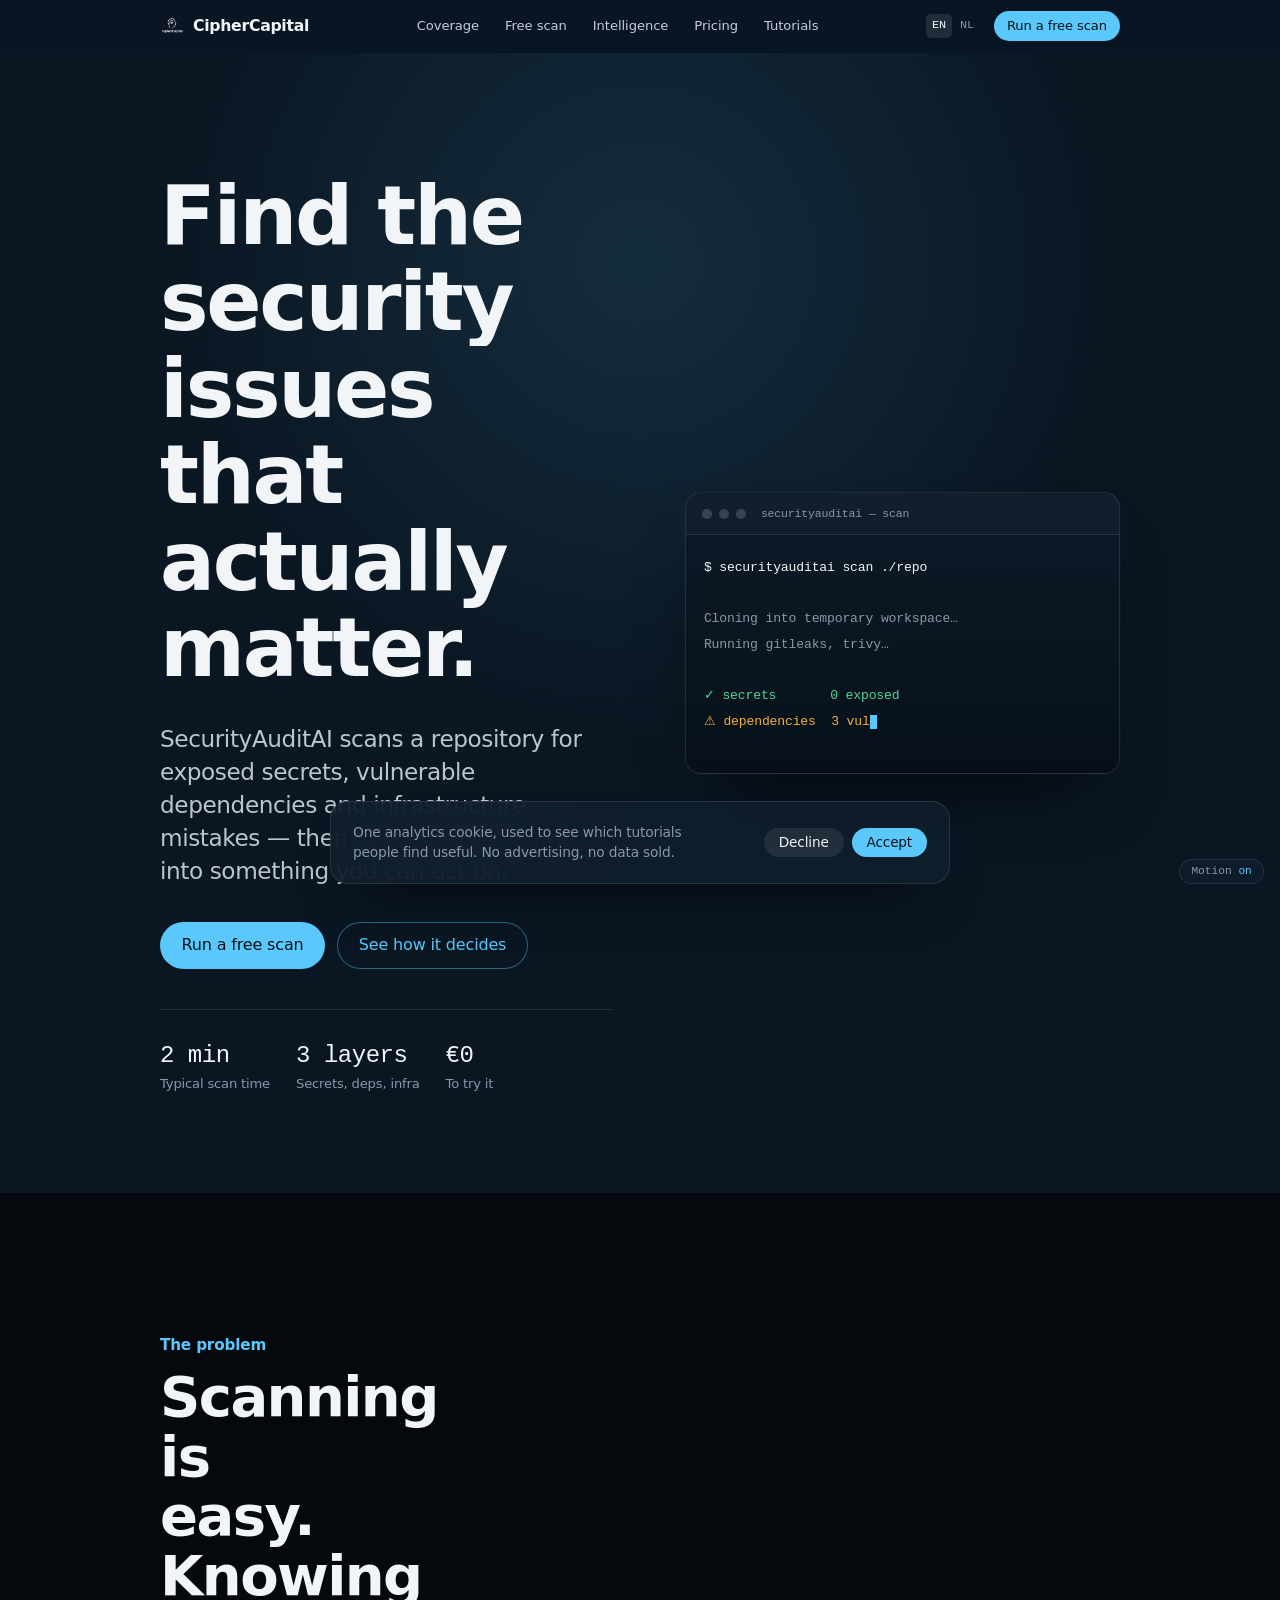
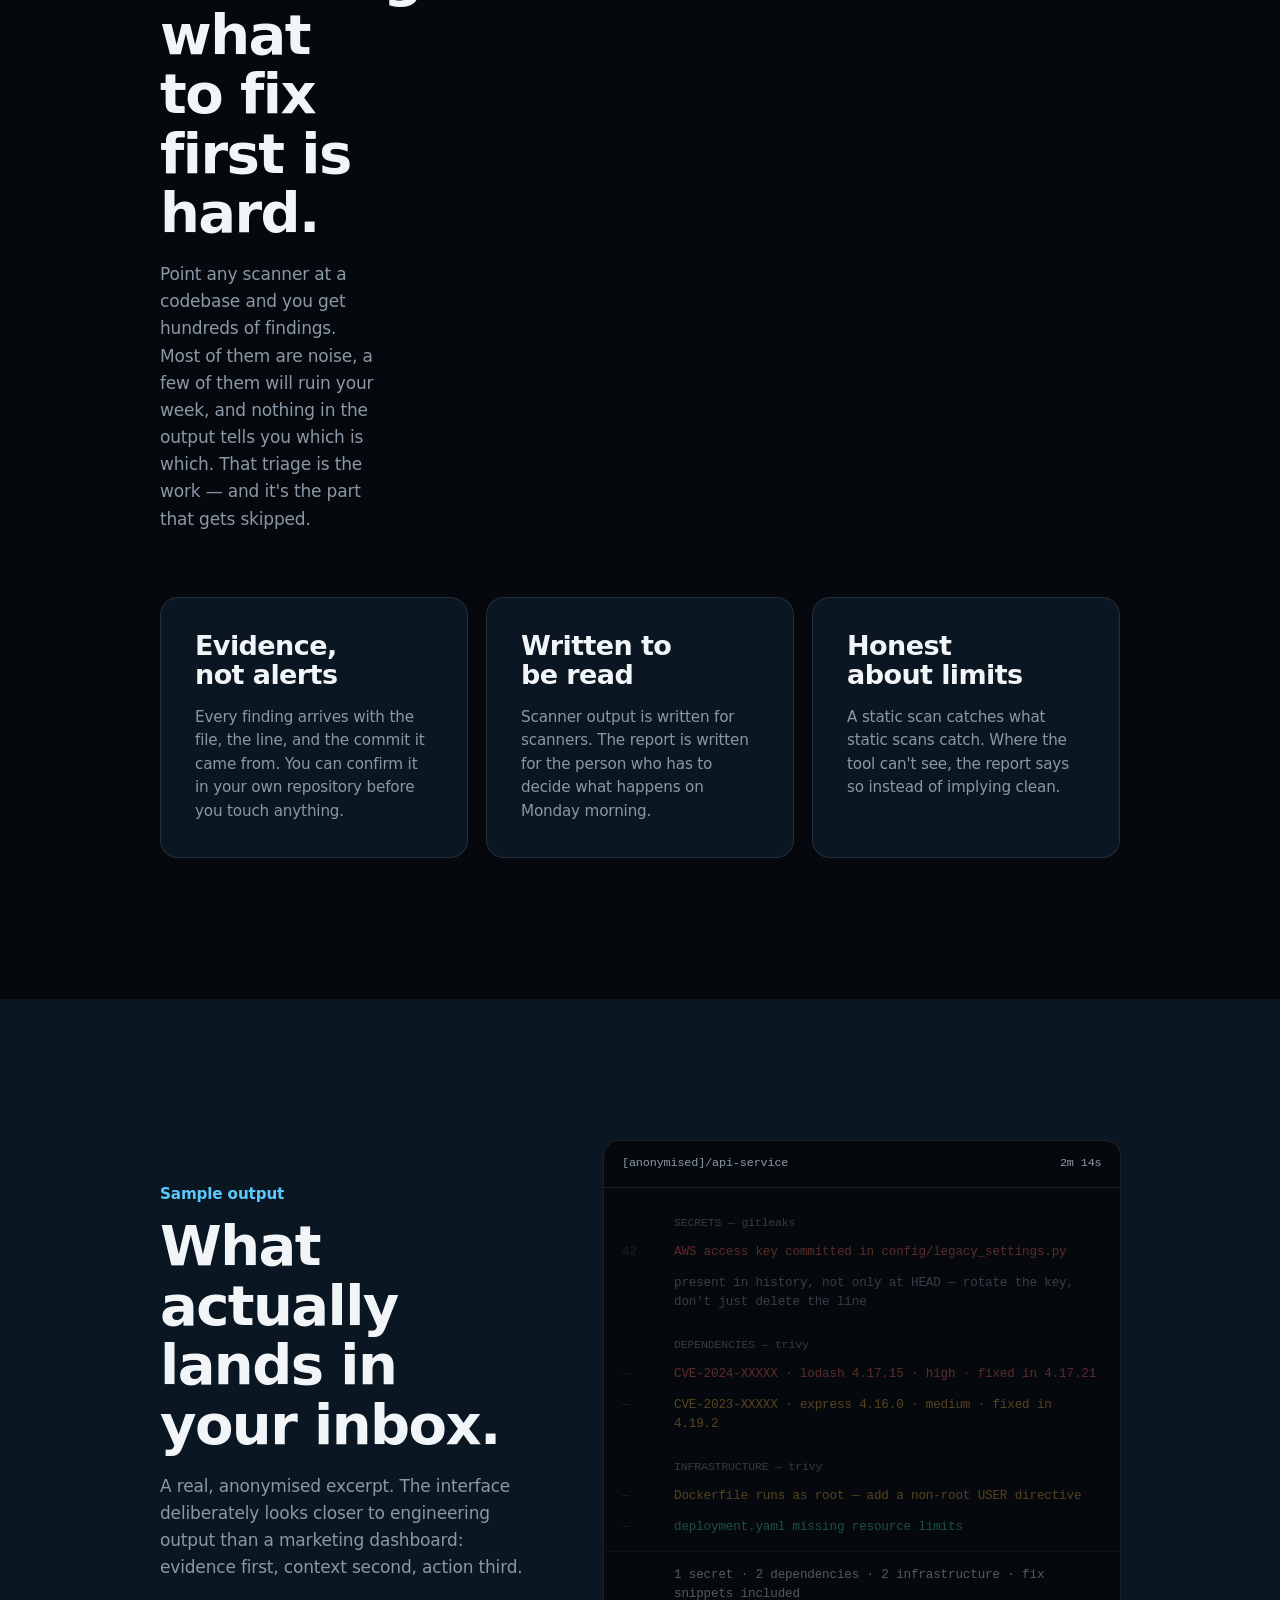
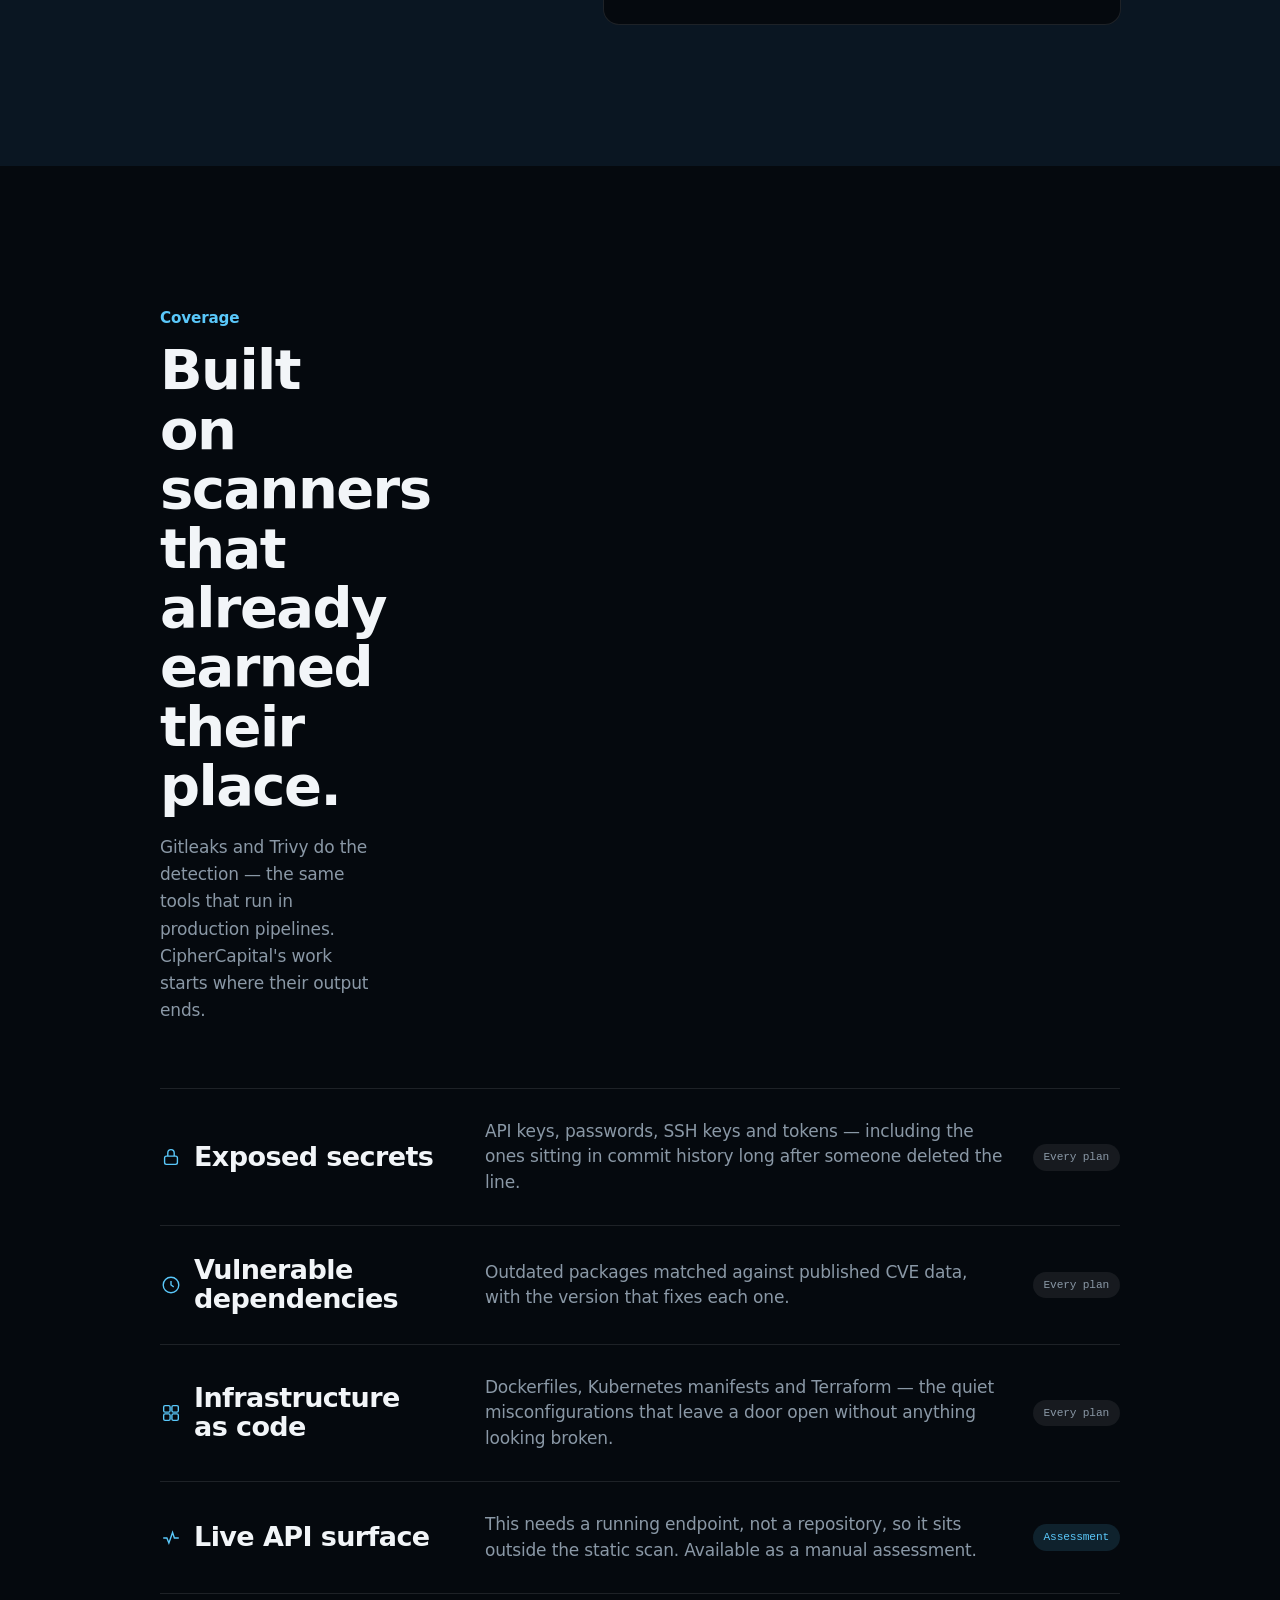
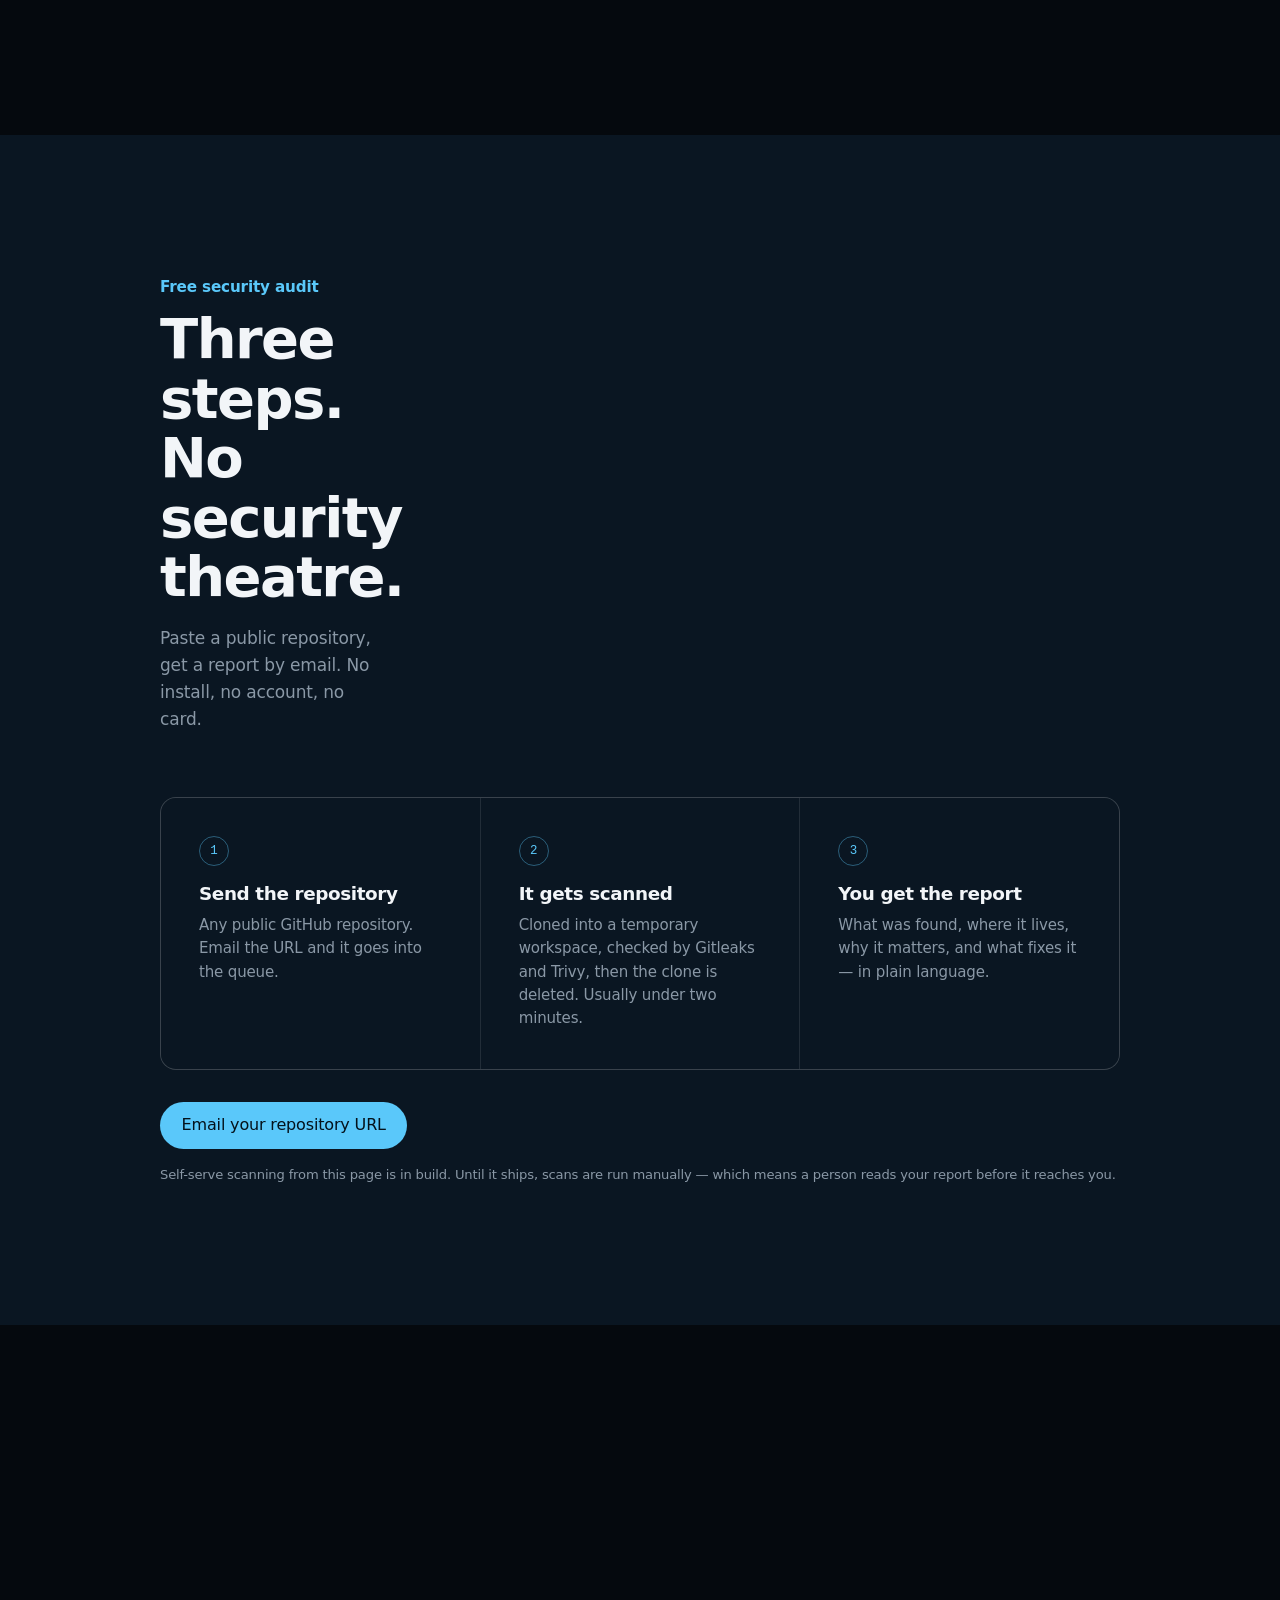
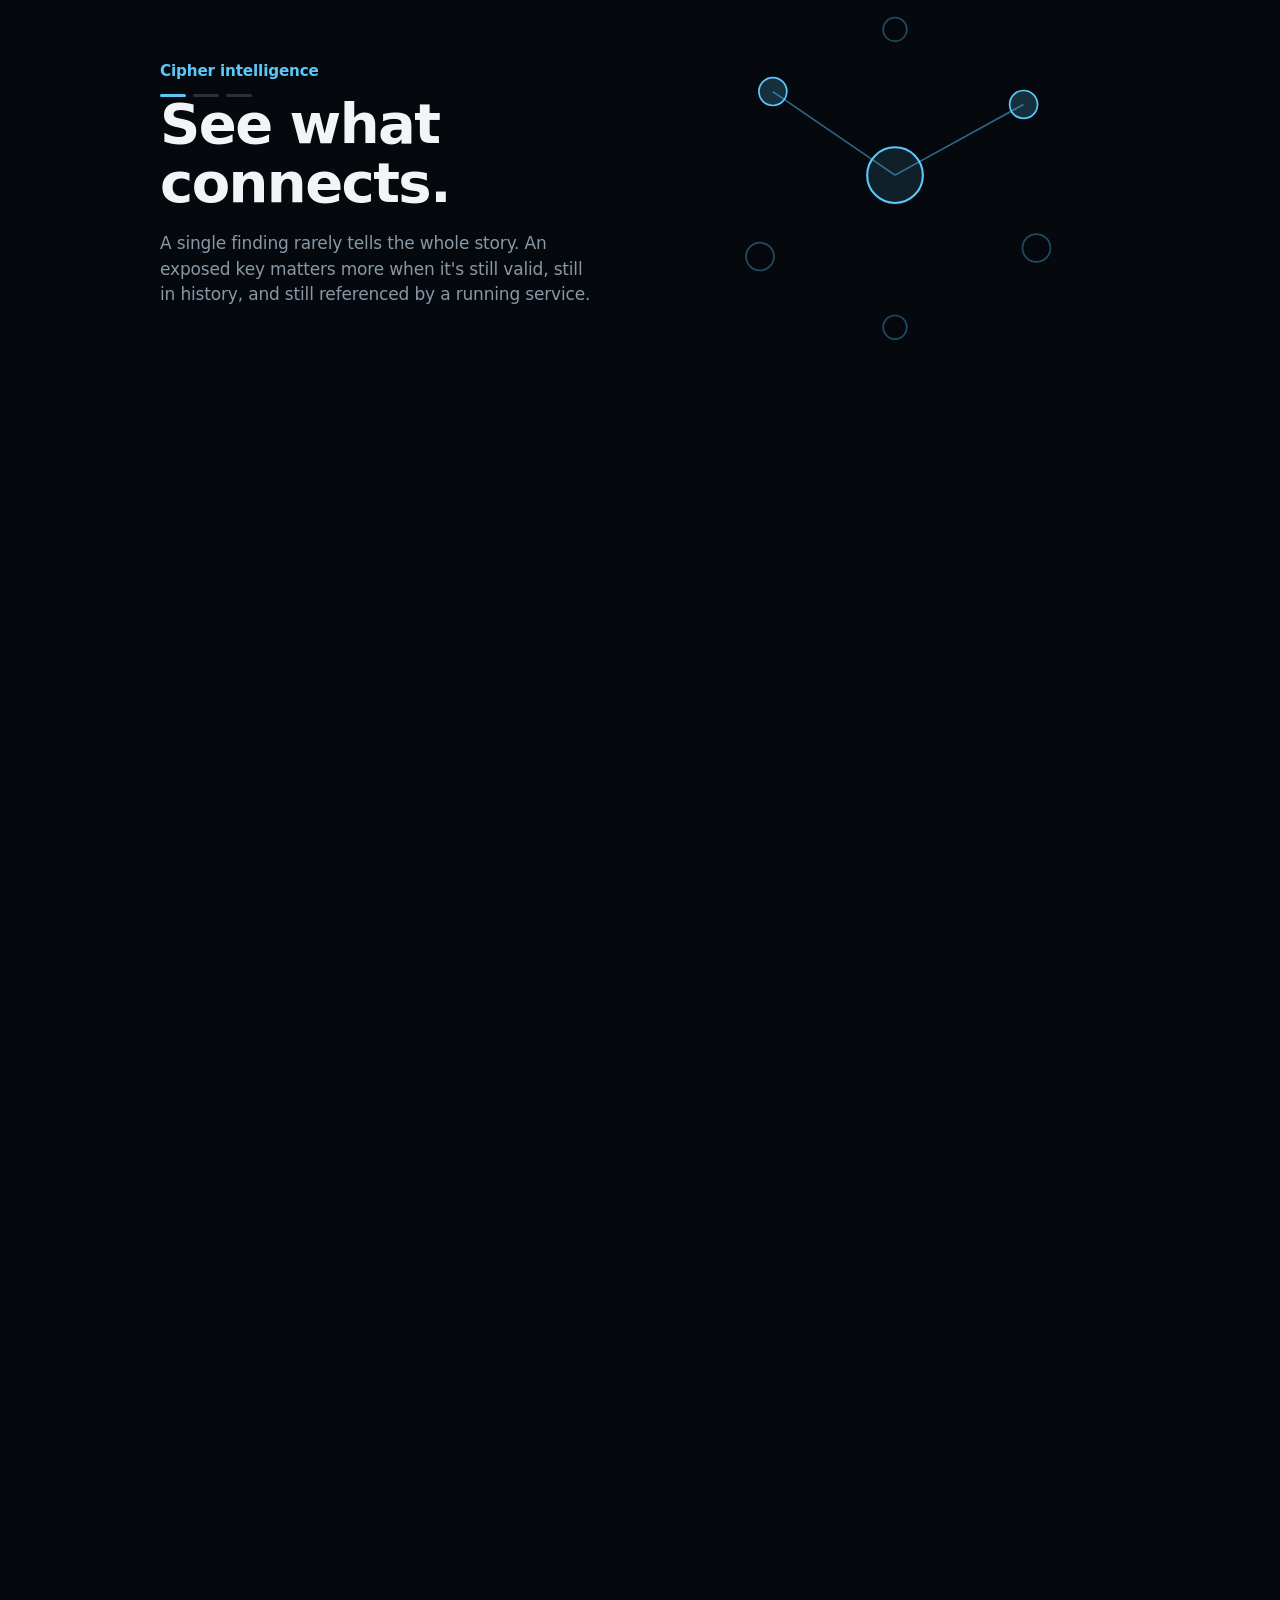
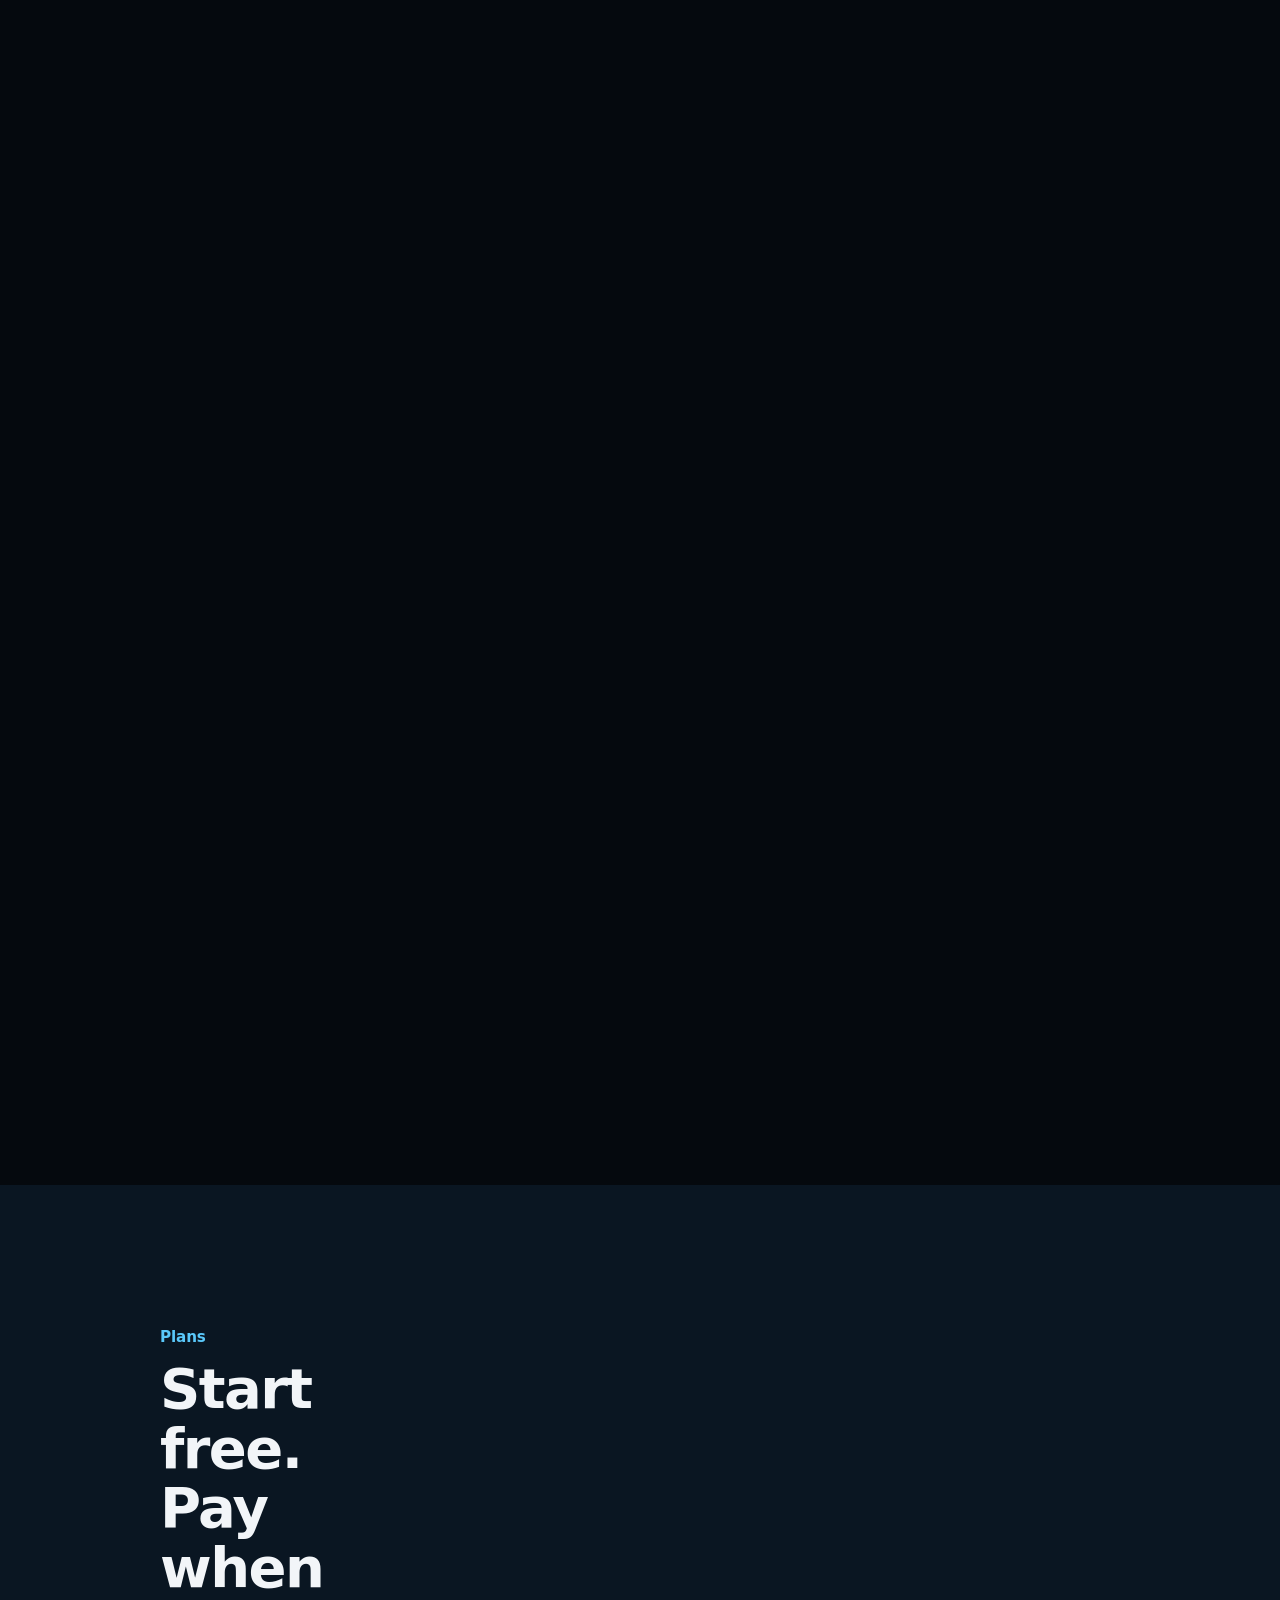
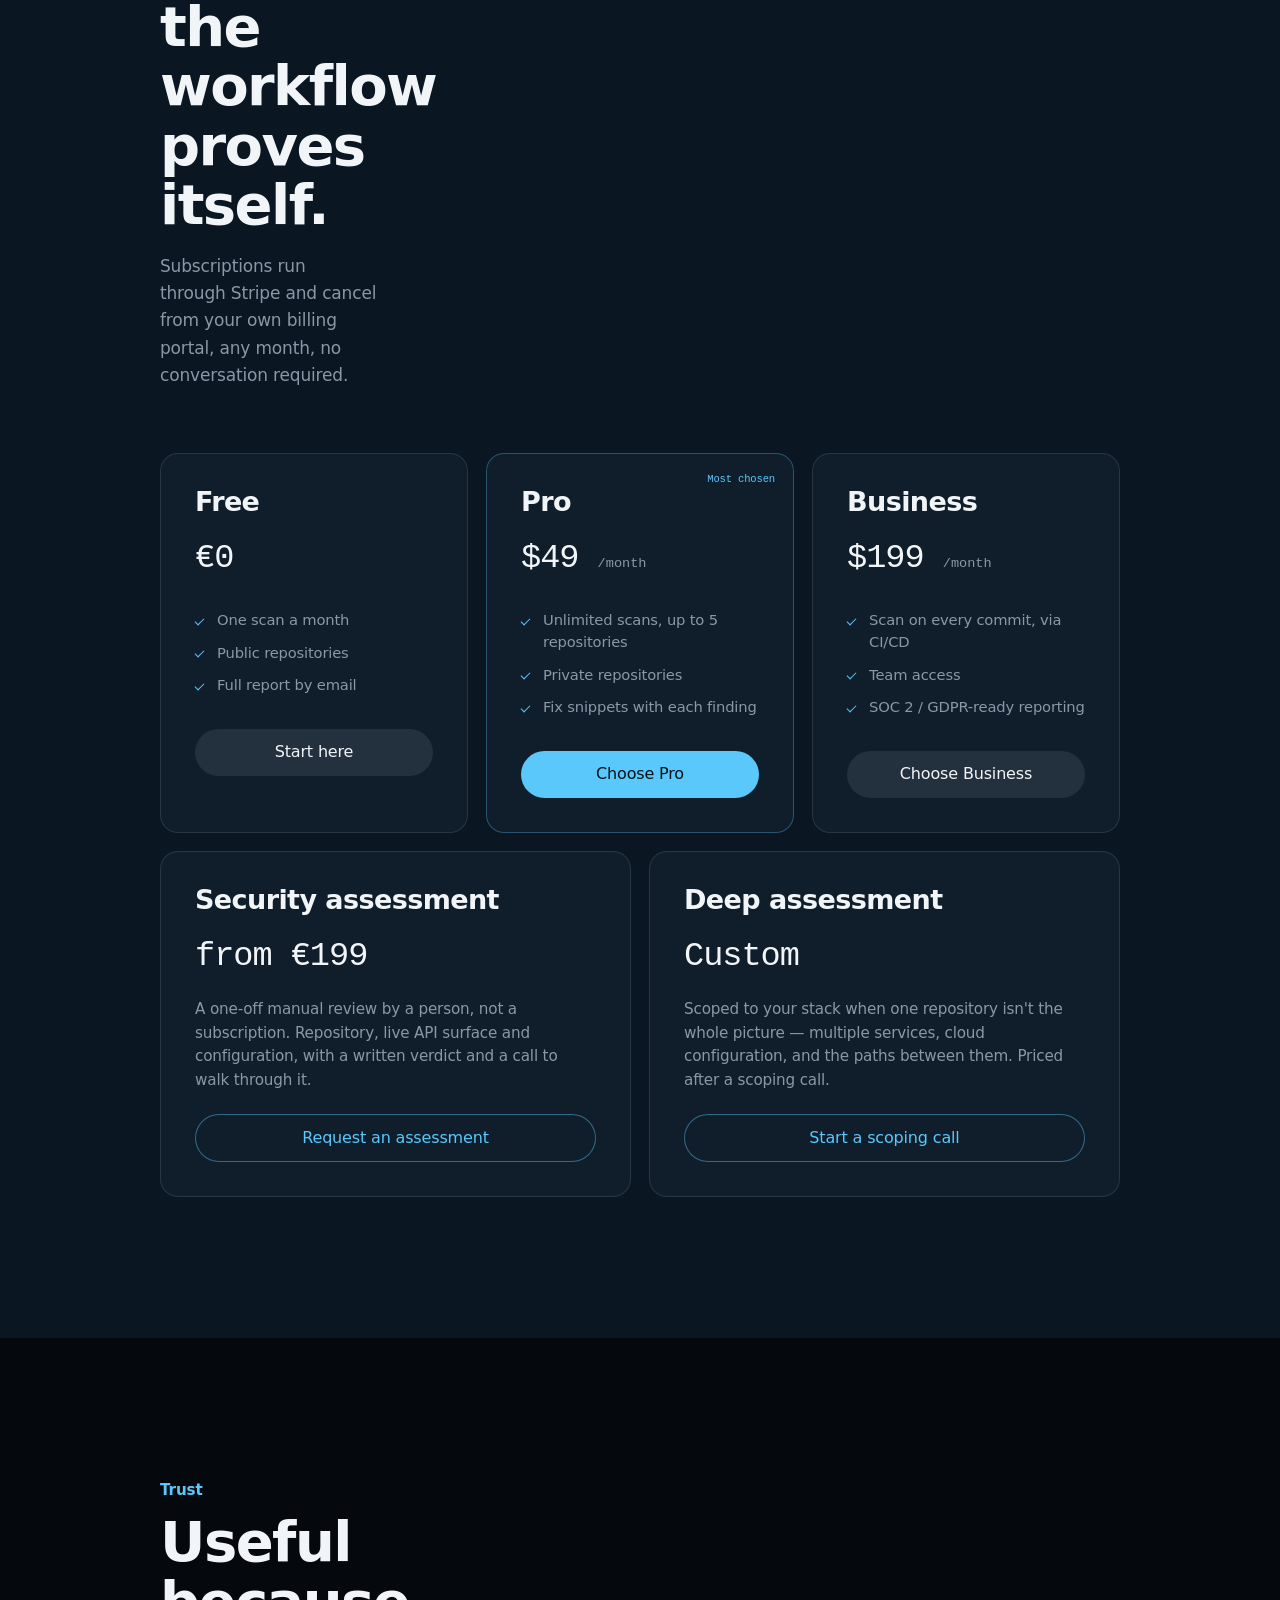
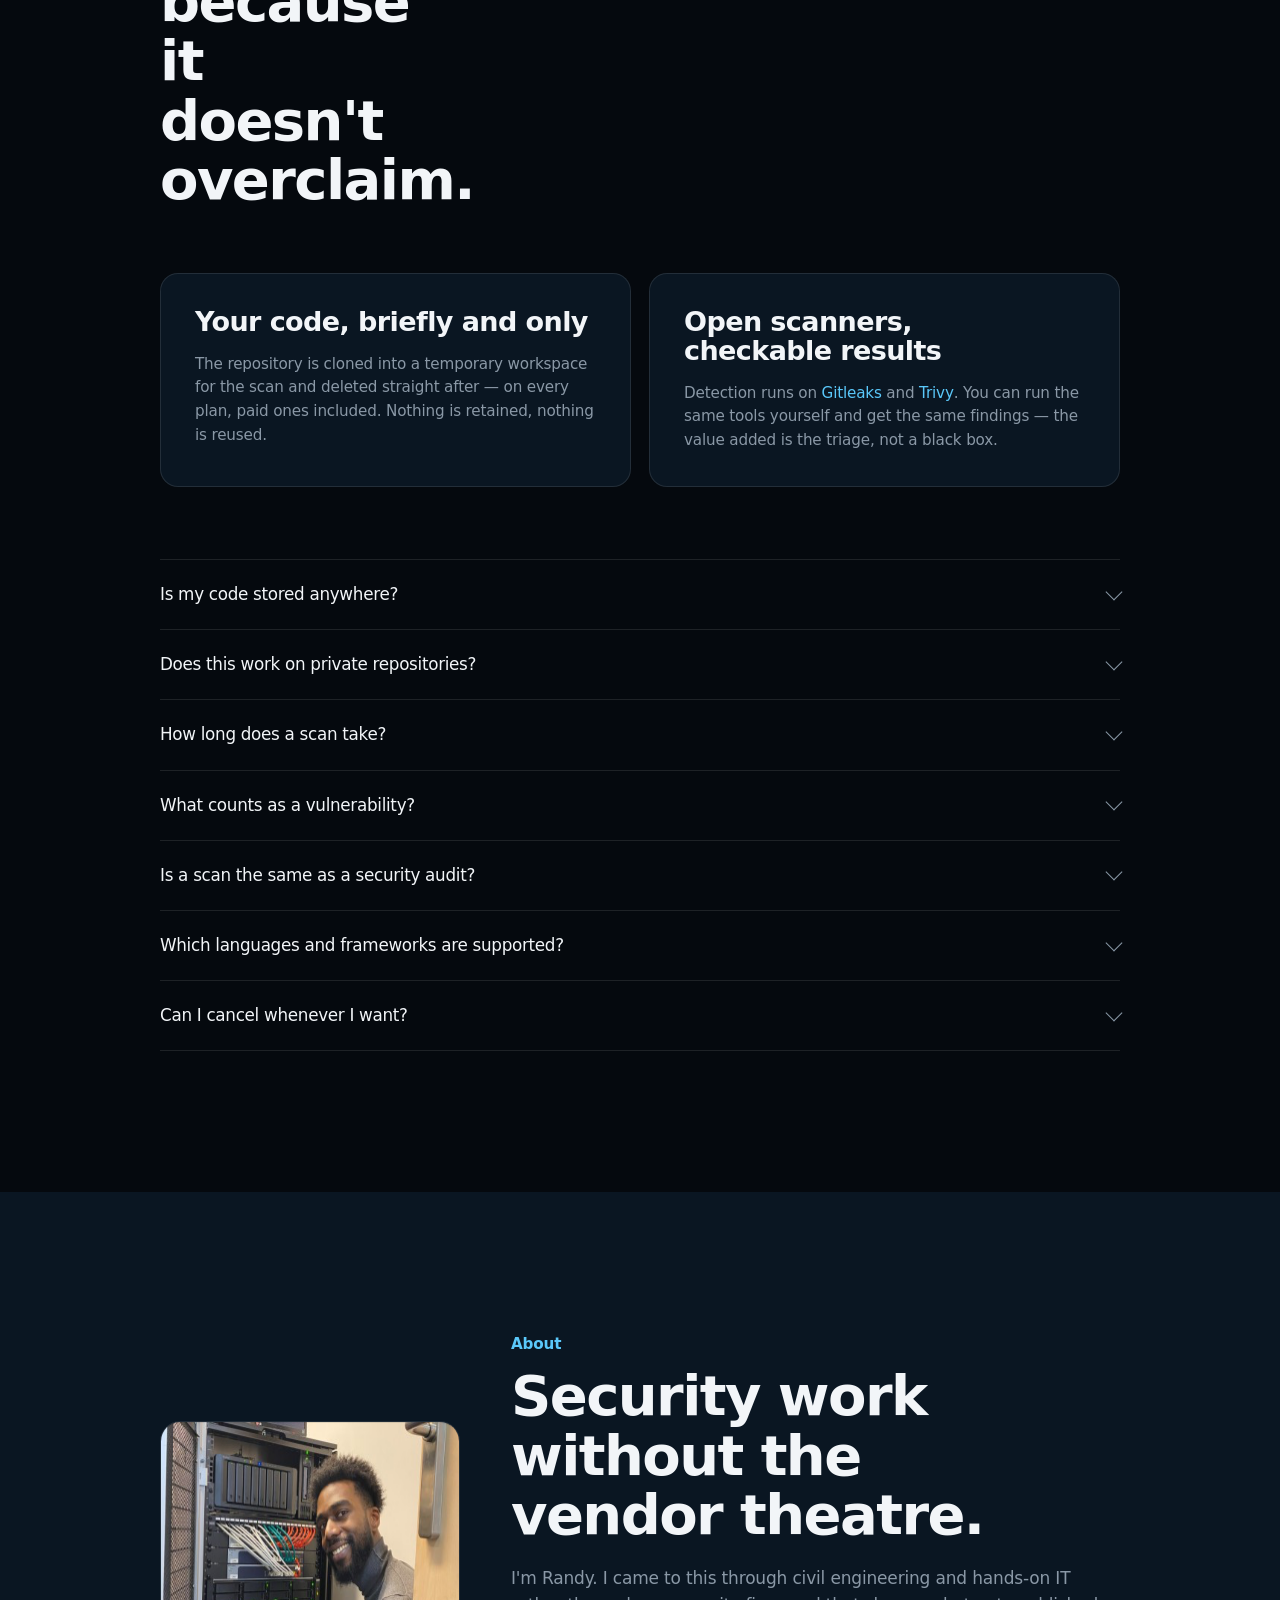
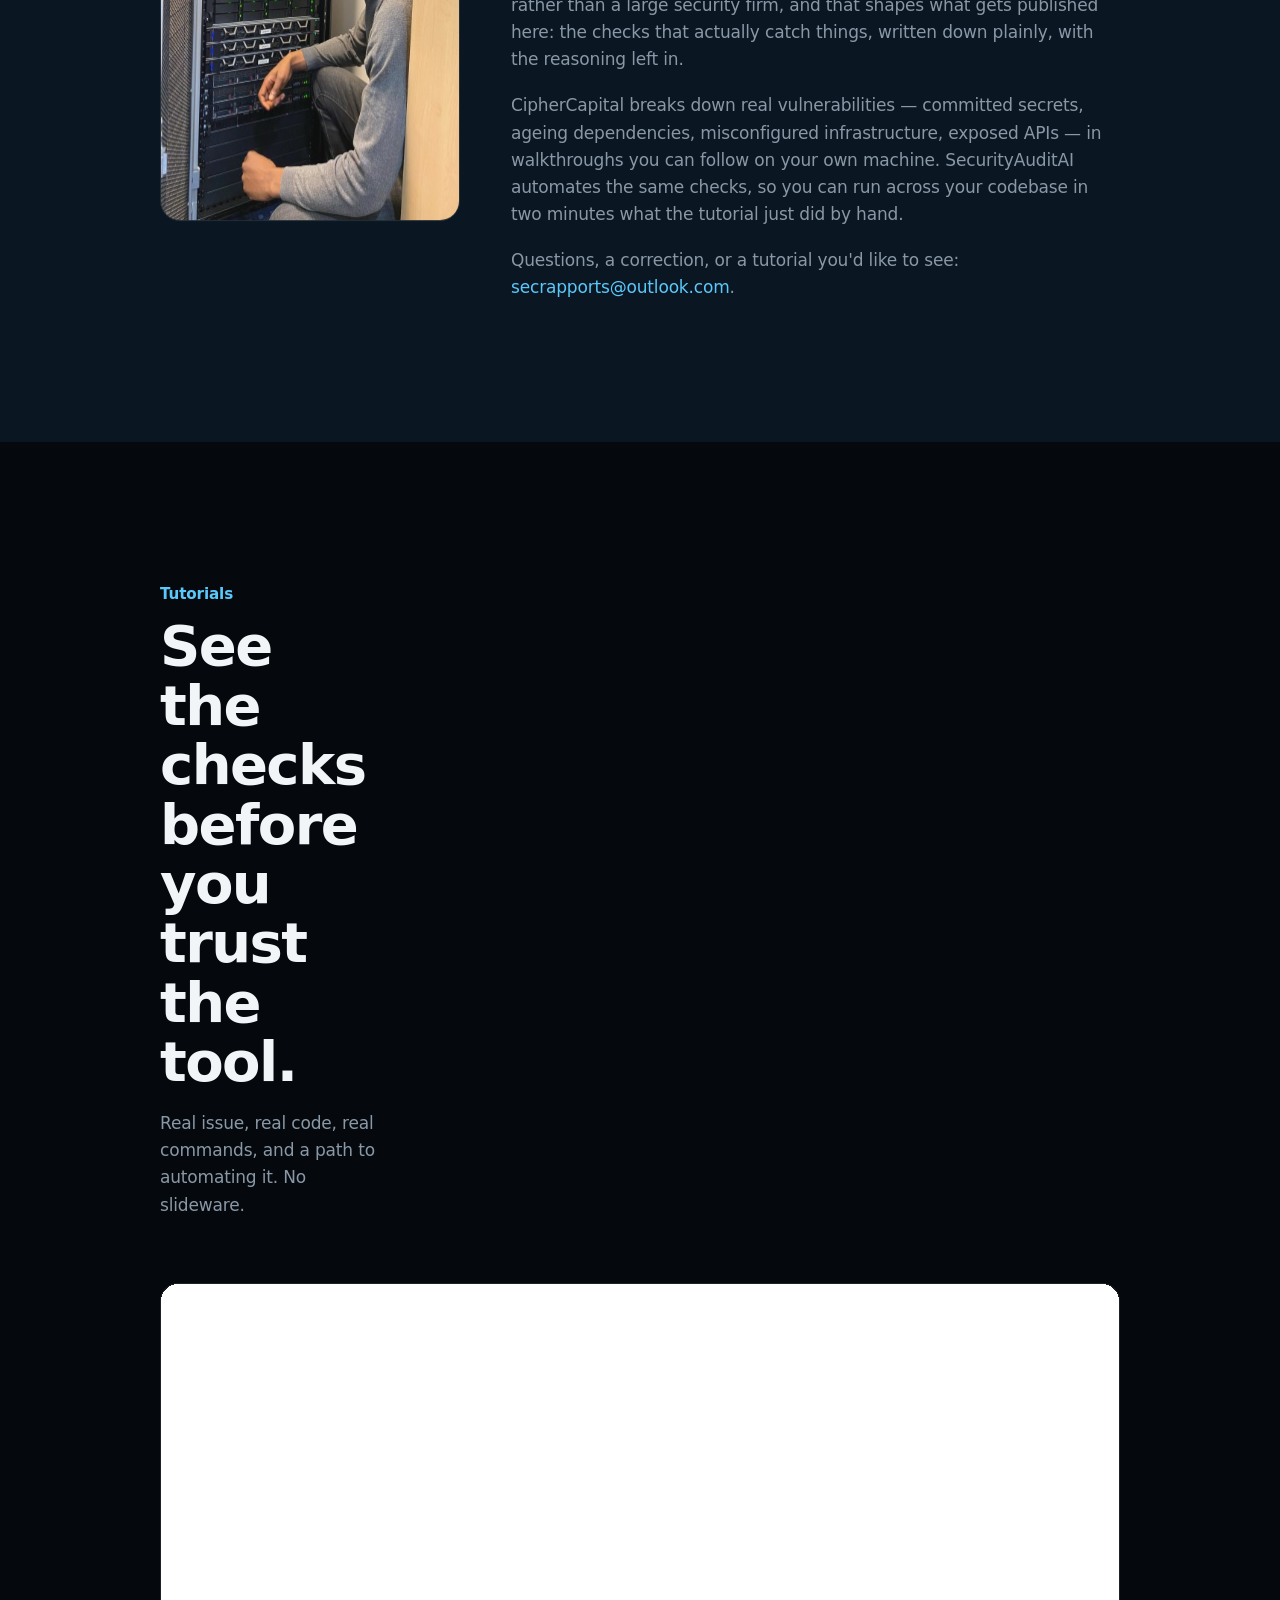
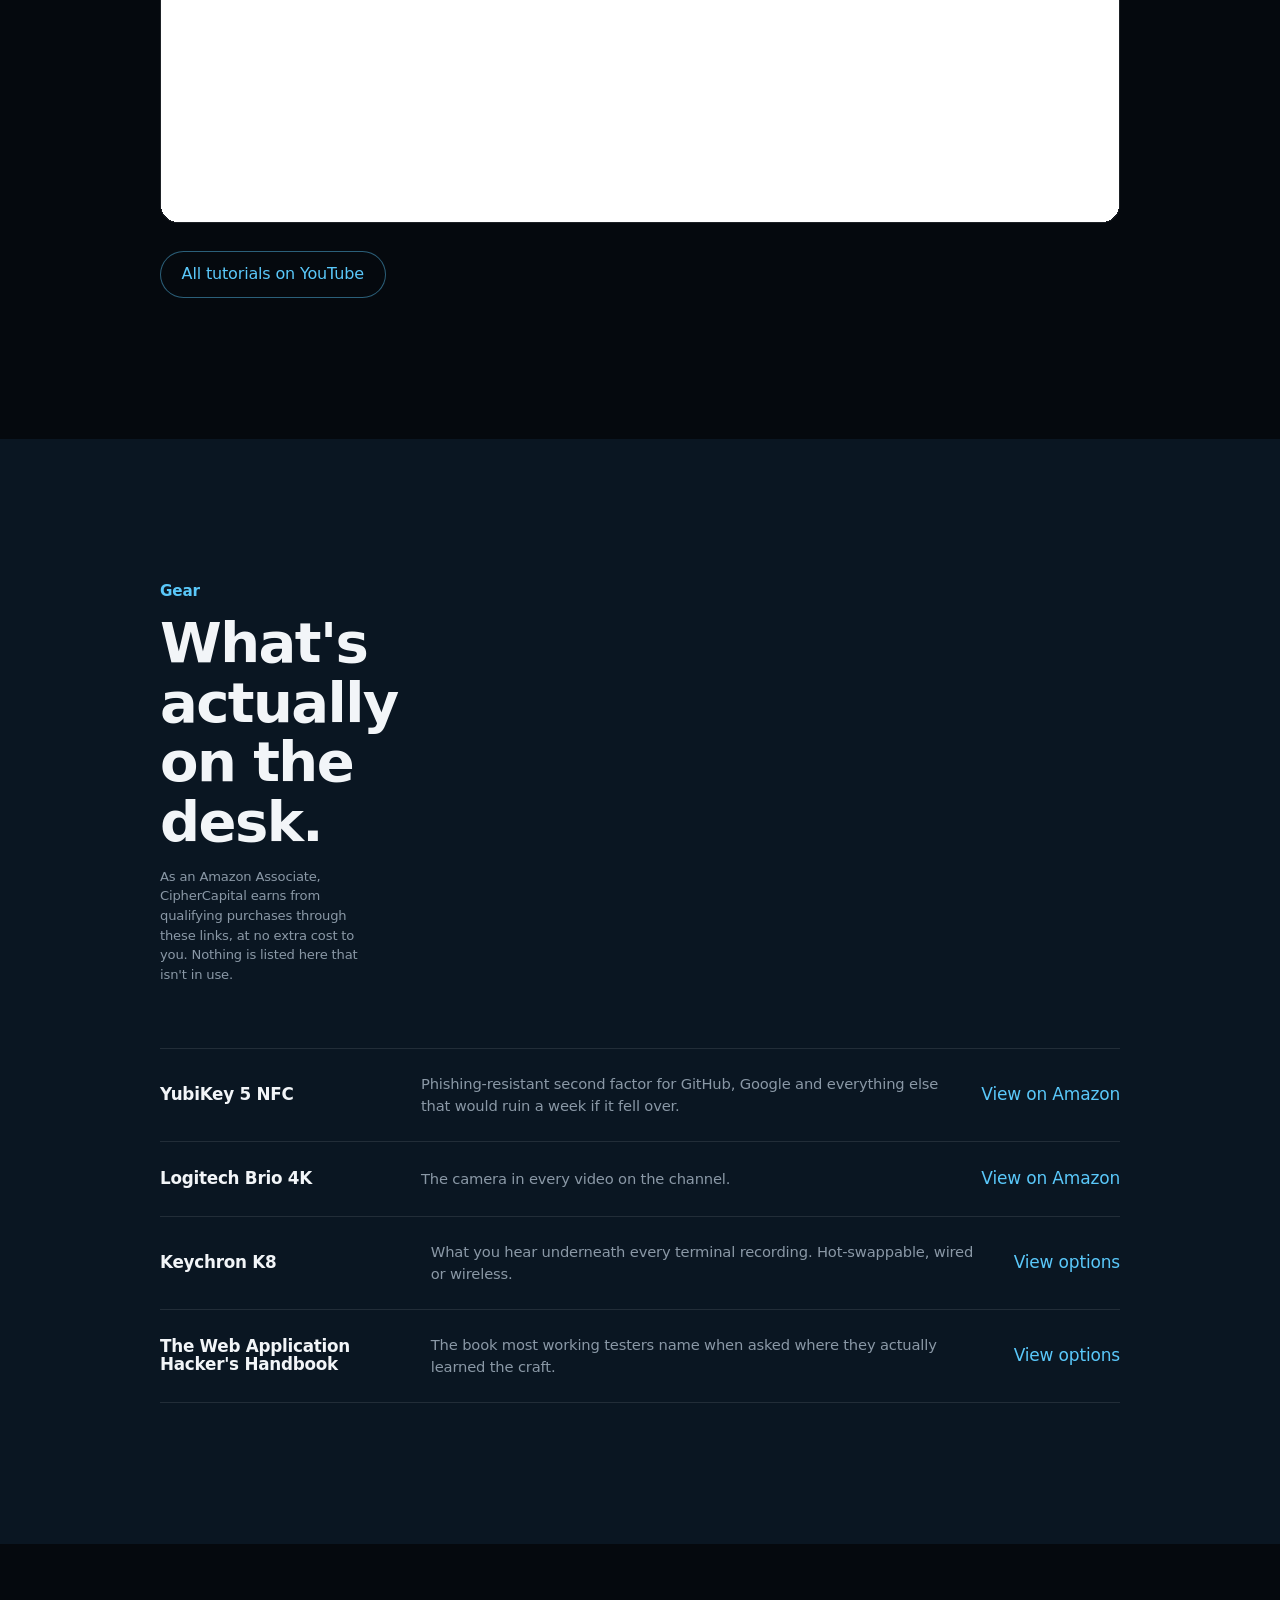
<file: index.html>
<!DOCTYPE html>
<html lang="en">
<head>
<meta charset="UTF-8">
<meta name="viewport" content="width=device-width, initial-scale=1, viewport-fit=cover">
<title>CipherCapital — find the security issues that actually matter</title>
<meta name="description" content="SecurityAuditAI scans repositories for exposed secrets, vulnerable dependencies and infrastructure mistakes, then turns raw findings into a report you can act on.">
<meta name="theme-color" content="#0A1622">
<link rel="icon" href="assets/favicon.png" type="image/png">
<link rel="apple-touch-icon" href="assets/favicon.png">
<link rel="canonical" href="https://randysimpey.github.io/ciphercapital-hub/">
<link rel="alternate" hreflang="en" href="https://randysimpey.github.io/ciphercapital-hub/">
<link rel="alternate" hreflang="nl" href="https://randysimpey.github.io/ciphercapital-hub/nl/">
<link rel="alternate" hreflang="x-default" href="https://randysimpey.github.io/ciphercapital-hub/">

<meta property="og:type" content="website">
<meta property="og:title" content="CipherCapital — find the security issues that actually matter">
<meta property="og:description" content="Automated repository security audits in under two minutes, plus tutorials that end with a fix.">
<meta property="og:url" content="https://randysimpey.github.io/ciphercapital-hub/">
<meta property="og:image" content="https://randysimpey.github.io/ciphercapital-hub/assets/logo.png">
<meta name="twitter:card" content="summary_large_image">

<!-- Failsafe: if the external stylesheet never arrives, the page still reads as a dark, styled document instead of raw HTML. -->
<style>
  :root{color-scheme:dark;}
  html{background:#0A1622;}
  body{margin:0;background:#0A1622;color:#F2F5F8;font-family:-apple-system,BlinkMacSystemFont,"SF Pro Display","Inter",system-ui,sans-serif;line-height:1.5;}
  img{max-width:100%;display:block;}
</style>
<link rel="stylesheet" href="assets/styles.css">

<!-- GA4 with Consent Mode v2: nothing is measured until the visitor accepts. -->
<script>
  window.dataLayer = window.dataLayer || [];
  function gtag(){dataLayer.push(arguments);}
  gtag('consent','default',{analytics_storage:'denied'});
</script>
<script async src="https://www.googletagmanager.com/gtag/js?id=G-E90RM3V15G"></script>
<script>
  gtag('js', new Date());
  gtag('config','G-E90RM3V15G',{anonymize_ip:true});
</script>
</head>
<body>

<header class="topbar">
  <div class="shell topbar-in">
    <a class="mark" href="#top">
      <img src="assets/logo.png" alt="" width="24" height="24">
      CipherCapital
    </a>
    <nav class="topnav" aria-label="Sections">
      <a href="#coverage">Coverage</a>
      <a href="#scan">Free scan</a>
      <a href="#intelligence">Intelligence</a>
      <a href="#pricing">Pricing</a>
      <a href="#tutorial">Tutorials</a>
    </nav>
    <div class="topbar-end">
      <span class="lang">
        <a href="/ciphercapital-hub/" aria-current="page">EN</a>
        <a href="/ciphercapital-hub/nl/">NL</a>
      </span>
      <a class="btn btn-fill" href="#scan">Run a free scan</a>
    </div>
  </div>
</header>

<main id="top">

  <!-- ================= HERO ================= -->
  <section class="hero">
    <div class="shell hero-in">
      <div>
        <h1>
          <span class="line"><span>Find the security</span></span>
          <span class="line"><span>issues that</span></span>
          <span class="line"><span>actually matter.</span></span>
        </h1>
        <p class="lede">SecurityAuditAI scans a repository for exposed secrets, vulnerable dependencies and infrastructure mistakes — then turns the raw output into something you can act on.</p>
        <div class="hero-cta">
          <a class="btn btn-fill" href="#scan">Run a free scan</a>
          <a class="btn btn-line" href="#intelligence">See how it decides</a>
        </div>
        <div class="hero-meta">
          <div><b><span data-count="2" data-suffix="">0</span> min</b>Typical scan time</div>
          <div><b><span data-count="3" data-suffix="">0</span> layers</b>Secrets, deps, infra</div>
          <div><b>€0</b>To try it</div>
        </div>
      </div>

      <div class="console" aria-hidden="true">
        <div class="console-bar">
          <i></i><i></i><i></i>
          <span>securityauditai — scan</span>
        </div>
        <div class="console-body" data-console='[
          ["$ securityauditai scan ./repo",""],
          ["",""],
          ["Cloning into temporary workspace…","dim"],
          ["Running gitleaks, trivy…","dim"],
          ["",""],
          ["✓ secrets       0 exposed","ok"],
          ["⚠ dependencies  3 vulnerable","warn"],
          ["⚠ infrastructure 1 misconfigured","warn"],
          ["",""],
          ["Workspace deleted. Report on its way.","dim"]
        ]'></div>
      </div>
    </div>
  </section>

  <!-- ================= PROBLEM ================= -->
  <section class="band band-void">
    <div class="shell">
      <div class="head rise">
        <span class="kicker">The problem</span>
        <h2>Scanning is easy. Knowing what to fix first is hard.</h2>
        <p class="body">Point any scanner at a codebase and you get hundreds of findings. Most of them are noise, a few of them will ruin your week, and nothing in the output tells you which is which. That triage is the work — and it's the part that gets skipped.</p>
      </div>

      <div class="grid grid-3">
        <article class="card rise">
          <h3>Evidence, not alerts</h3>
          <p>Every finding arrives with the file, the line, and the commit it came from. You can confirm it in your own repository before you touch anything.</p>
        </article>
        <article class="card rise rise-1">
          <h3>Written to be read</h3>
          <p>Scanner output is written for scanners. The report is written for the person who has to decide what happens on Monday morning.</p>
        </article>
        <article class="card rise rise-2">
          <h3>Honest about limits</h3>
          <p>A static scan catches what static scans catch. Where the tool can't see, the report says so instead of implying clean.</p>
        </article>
      </div>
    </div>
  </section>

  <!-- ================= REPORT ================= -->
  <section class="band">
    <div class="shell report">
      <div class="rise">
        <span class="kicker">Sample output</span>
        <h2>What actually lands in your inbox.</h2>
        <p class="body" style="margin-top:1.1em">A real, anonymised excerpt. The interface deliberately looks closer to engineering output than a marketing dashboard: evidence first, context second, action third.</p>
      </div>

      <div class="sheet rise rise-1" data-sheet>
        <div class="sheet-head">
          <span>[anonymised]/api-service</span>
          <span>2m 14s</span>
        </div>
        <div class="sheet-body">
          <div class="row row-label"><span class="gut"></span><span>SECRETS — gitleaks</span></div>
          <div class="row row-high"><span class="gut">42</span><span>AWS access key committed in config/legacy_settings.py</span></div>
          <div class="row row-sub"><span class="gut"></span><span>present in history, not only at HEAD — rotate the key, don't just delete the line</span></div>

          <div class="row row-label"><span class="gut"></span><span>DEPENDENCIES — trivy</span></div>
          <div class="row row-high"><span class="gut">—</span><span>CVE-2024-XXXXX · lodash 4.17.15 · high · fixed in 4.17.21</span></div>
          <div class="row row-med"><span class="gut">—</span><span>CVE-2023-XXXXX · express 4.16.0 · medium · fixed in 4.19.2</span></div>

          <div class="row row-label"><span class="gut"></span><span>INFRASTRUCTURE — trivy</span></div>
          <div class="row row-med"><span class="gut">—</span><span>Dockerfile runs as root — add a non-root USER directive</span></div>
          <div class="row row-ok"><span class="gut">—</span><span>deployment.yaml missing resource limits</span></div>

          <div class="row row-total"><span class="gut"></span><span>1 secret · 2 dependencies · 2 infrastructure · fix snippets included</span></div>
        </div>
      </div>
    </div>
  </section>

  <!-- ================= COVERAGE ================= -->
  <section class="band band-void" id="coverage">
    <div class="shell">
      <div class="head rise">
        <span class="kicker">Coverage</span>
        <h2>Built on scanners that already earned their place.</h2>
        <p class="body">Gitleaks and Trivy do the detection — the same tools that run in production pipelines. CipherCapital's work starts where their output ends.</p>
      </div>

      <div class="cover">
        <div class="cover-row">
          <h3>
            <svg viewBox="0 0 24 24" fill="none" stroke="currentColor" stroke-width="1.5" aria-hidden="true"><rect x="5" y="11" width="14" height="9" rx="2"/><path d="M8.5 11V7.5a3.5 3.5 0 0 1 7 0V11"/></svg>
            Exposed secrets
          </h3>
          <p>API keys, passwords, SSH keys and tokens — including the ones sitting in commit history long after someone deleted the line.</p>
          <span class="tagpill">Every plan</span>
        </div>
        <div class="cover-row">
          <h3>
            <svg viewBox="0 0 24 24" fill="none" stroke="currentColor" stroke-width="1.5" aria-hidden="true"><circle cx="12" cy="12" r="8.5"/><path d="M12 7.5V12l3 2"/></svg>
            Vulnerable dependencies
          </h3>
          <p>Outdated packages matched against published CVE data, with the version that fixes each one.</p>
          <span class="tagpill">Every plan</span>
        </div>
        <div class="cover-row">
          <h3>
            <svg viewBox="0 0 24 24" fill="none" stroke="currentColor" stroke-width="1.5" aria-hidden="true"><rect x="4" y="4" width="7" height="7" rx="1.5"/><rect x="13" y="4" width="7" height="7" rx="1.5"/><rect x="4" y="13" width="7" height="7" rx="1.5"/><rect x="13" y="13" width="7" height="7" rx="1.5"/></svg>
            Infrastructure as code
          </h3>
          <p>Dockerfiles, Kubernetes manifests and Terraform — the quiet misconfigurations that leave a door open without anything looking broken.</p>
          <span class="tagpill">Every plan</span>
        </div>
        <div class="cover-row">
          <h3>
            <svg viewBox="0 0 24 24" fill="none" stroke="currentColor" stroke-width="1.5" aria-hidden="true"><path d="M3.5 12h4l2.2 5.5 4-11.5 2 6h4.8"/></svg>
            Live API surface
          </h3>
          <p>This needs a running endpoint, not a repository, so it sits outside the static scan. Available as a manual assessment.</p>
          <span class="tagpill paid">Assessment</span>
        </div>
      </div>
    </div>
  </section>

  <!-- ================= FREE SCAN ================= -->
  <section class="band" id="scan">
    <div class="shell">
      <div class="head rise">
        <span class="kicker">Free security audit</span>
        <h2>Three steps. No security theatre.</h2>
        <p class="body">Paste a public repository, get a report by email. No install, no account, no card.</p>
      </div>

      <div class="steps rise rise-1">
        <div class="step">
          <span class="step-n">1</span>
          <h3>Send the repository</h3>
          <p>Any public GitHub repository. Email the URL and it goes into the queue.</p>
        </div>
        <div class="step">
          <span class="step-n">2</span>
          <h3>It gets scanned</h3>
          <p>Cloned into a temporary workspace, checked by Gitleaks and Trivy, then the clone is deleted. Usually under two minutes.</p>
        </div>
        <div class="step">
          <span class="step-n">3</span>
          <h3>You get the report</h3>
          <p>What was found, where it lives, why it matters, and what fixes it — in plain language.</p>
        </div>
      </div>

      <p style="margin-top:32px">
        <a class="btn btn-fill" href="mailto:secrapports@outlook.com?subject=SecurityAuditAI%20free%20scan">Email your repository URL</a>
      </p>
      <p class="fine" style="margin-top:16px">Self-serve scanning from this page is in build. Until it ships, scans are run manually — which means a person reads your report before it reaches you.</p>
    </div>
  </section>

  <!-- ================= PINNED STORY ================= -->
  <section class="story" id="intelligence" data-story aria-label="How CipherCapital decides what matters">
    <div class="story-track">
      <div class="story-pin">
        <div class="shell story-in">
          <div class="story-copy">
            <div class="story-step live">
              <span class="kicker">Cipher intelligence</span>
              <h2>See what connects.</h2>
              <p>A single finding rarely tells the whole story. An exposed key matters more when it's still valid, still in history, and still referenced by a running service.</p>
            </div>
            <div class="story-step">
              <span class="kicker">Cipher intelligence</span>
              <h2>Understand what's dangerous.</h2>
              <p>Exposure, exploitability and context resolve into one priority — so noise doesn't decide how you spend your day.</p>
            </div>
            <div class="story-step">
              <span class="kicker">Cipher intelligence</span>
              <h2>Act where it counts.</h2>
              <p>From finding to concrete remediation. Fix the handful of things that can actually hurt you, and stop pretending the other ninety are urgent.</p>
            </div>
            <div class="story-dots" aria-hidden="true"><i class="live"></i><i></i><i></i></div>
          </div>

          <svg class="graph s1" viewBox="0 0 420 340" aria-hidden="true">
            <circle class="pulse" cx="210" cy="170" r="34"/>
            <path class="edge edge-1" d="M210 170 L96 92"/>
            <path class="edge edge-1" d="M210 170 L330 104"/>
            <path class="edge edge-2" d="M210 170 L84 246"/>
            <path class="edge edge-2" d="M210 170 L342 238"/>
            <path class="edge edge-3" d="M96 92 L330 104"/>
            <path class="edge edge-3" d="M84 246 L342 238"/>
            <circle class="core" cx="210" cy="170" r="26"/>
            <circle class="node hot" cx="96" cy="92" r="13"/>
            <circle class="node hot" cx="330" cy="104" r="13"/>
            <circle class="node" cx="84" cy="246" r="13"/>
            <circle class="node" cx="342" cy="238" r="13"/>
            <circle class="node" cx="210" cy="312" r="11"/>
            <circle class="node" cx="210" cy="34" r="11"/>
          </svg>
        </div>
      </div>
    </div>
  </section>

  <!-- ================= PRICING ================= -->
  <section class="band" id="pricing">
    <div class="shell">
      <div class="head rise">
        <span class="kicker">Plans</span>
        <h2>Start free. Pay when the workflow proves itself.</h2>
        <p class="body">Subscriptions run through Stripe and cancel from your own billing portal, any month, no conversation required.</p>
      </div>

      <div class="grid grid-3">
        <article class="card rise">
          <h3>Free</h3>
          <span class="price">€0</span>
          <ul>
            <li>One scan a month</li>
            <li>Public repositories</li>
            <li>Full report by email</li>
          </ul>
          <a class="btn btn-quiet" href="#scan">Start here</a>
        </article>

        <article class="card card-lead rise rise-1">
          <span class="flag">Most chosen</span>
          <h3>Pro</h3>
          <span class="price">$49 <small>/month</small></span>
          <ul>
            <li>Unlimited scans, up to 5 repositories</li>
            <li>Private repositories</li>
            <li>Fix snippets with each finding</li>
          </ul>
          <a class="btn btn-fill" href="https://buy.stripe.com/5kQ28q4cz7HMgnMaoF1sQ00">Choose Pro</a>
        </article>

        <article class="card rise rise-2">
          <h3>Business</h3>
          <span class="price">$199 <small>/month</small></span>
          <ul>
            <li>Scan on every commit, via CI/CD</li>
            <li>Team access</li>
            <li>SOC 2 / GDPR-ready reporting</li>
          </ul>
          <a class="btn btn-quiet" href="https://buy.stripe.com/3cI9AS5gD3rw9Zo68p1sQ01">Choose Business</a>
        </article>
      </div>

      <div class="grid grid-2" style="margin-top:18px">
        <article class="card rise">
          <h3>Security assessment</h3>
          <span class="price">from €199</span>
          <p>A one-off manual review by a person, not a subscription. Repository, live API surface and configuration, with a written verdict and a call to walk through it.</p>
          <p style="margin-top:22px"><a class="btn btn-line" href="mailto:secrapports@outlook.com?subject=CipherCapital%20Security%20Assessment">Request an assessment</a></p>
        </article>
        <article class="card rise rise-1">
          <h3>Deep assessment</h3>
          <span class="price">Custom</span>
          <p>Scoped to your stack when one repository isn't the whole picture — multiple services, cloud configuration, and the paths between them. Priced after a scoping call.</p>
          <p style="margin-top:22px"><a class="btn btn-line" href="mailto:secrapports@outlook.com?subject=CipherCapital%20Deep%20Security%20Assessment">Start a scoping call</a></p>
        </article>
      </div>
    </div>
  </section>

  <!-- ================= TRUST + FAQ ================= -->
  <section class="band band-void" id="trust">
    <div class="shell">
      <div class="head rise">
        <span class="kicker">Trust</span>
        <h2>Useful because it doesn't overclaim.</h2>
      </div>

      <div class="grid grid-2" style="margin-bottom:clamp(44px,6vw,72px)">
        <article class="card rise">
          <h3>Your code, briefly and only</h3>
          <p>The repository is cloned into a temporary workspace for the scan and deleted straight after — on every plan, paid ones included. Nothing is retained, nothing is reused.</p>
        </article>
        <article class="card rise rise-1">
          <h3>Open scanners, checkable results</h3>
          <p>Detection runs on <a class="textlink" href="https://github.com/gitleaks/gitleaks">Gitleaks</a> and <a class="textlink" href="https://github.com/aquasecurity/trivy">Trivy</a>. You can run the same tools yourself and get the same findings — the value added is the triage, not a black box.</p>
        </article>
      </div>

      <div class="faq rise">
        <details>
          <summary>Is my code stored anywhere?</summary>
          <div class="answer"><p>No. It's cloned to a temporary workspace, scanned, and the clone is deleted immediately afterwards. That rule doesn't change on paid plans.</p></div>
        </details>
        <details>
          <summary>Does this work on private repositories?</summary>
          <div class="answer"><p>Not on the free tier, which covers public repositories only. Private repository access is part of Pro and Business.</p></div>
        </details>
        <details>
          <summary>How long does a scan take?</summary>
          <div class="answer"><p>Usually under two minutes. Repositories approaching the 300MB limit take longer, and deep commit histories add time on the secrets pass.</p></div>
        </details>
        <details>
          <summary>What counts as a vulnerability?</summary>
          <div class="answer"><p>Publicly disclosed issues in your dependencies, tracked by CVE identifier, plus known misconfiguration patterns in infrastructure files. It's a match against established databases, not a guess.</p></div>
        </details>
        <details>
          <summary>Is a scan the same as a security audit?</summary>
          <div class="answer"><p>No, and it's worth being blunt about it. A static scan finds what static scans find. It won't catch business logic flaws, broken access control, or anything that only shows up against a running system. That's what the assessments are for.</p></div>
        </details>
        <details>
          <summary>Which languages and frameworks are supported?</summary>
          <div class="answer"><p>Dependency and infrastructure scanning covers what Trivy supports out of the box — npm and Node, Python, Java, Go, Ruby, plus Docker, Kubernetes and Terraform files. Secrets detection works across any file type.</p></div>
        </details>
        <details>
          <summary>Can I cancel whenever I want?</summary>
          <div class="answer"><p>Yes. Pro and Business bill monthly with no contract, and you cancel from your own Stripe billing portal without asking anyone.</p></div>
        </details>
      </div>
    </div>
  </section>

  <!-- ================= ABOUT ================= -->
  <section class="band" id="about">
    <div class="shell about">
      <figure class="rise">
        <img src="assets/randy-portrait.png" alt="Randy, founder of CipherCapital, working at a server rack" width="400" height="400" loading="lazy" data-parallax>
      </figure>
      <div class="rise rise-1">
        <span class="kicker">About</span>
        <h2>Security work without the vendor theatre.</h2>
        <p class="body" style="margin-top:1.2em">I'm Randy. I came to this through civil engineering and hands-on IT rather than a large security firm, and that shapes what gets published here: the checks that actually catch things, written down plainly, with the reasoning left in.</p>
        <p class="body">CipherCapital breaks down real vulnerabilities — committed secrets, ageing dependencies, misconfigured infrastructure, exposed APIs — in walkthroughs you can follow on your own machine. SecurityAuditAI automates the same checks, so you can run across your codebase in two minutes what the tutorial just did by hand.</p>
        <p class="body">Questions, a correction, or a tutorial you'd like to see: <a class="textlink" href="mailto:secrapports@outlook.com">secrapports@outlook.com</a>.</p>
      </div>
    </div>
  </section>

  <!-- ================= TUTORIAL ================= -->
  <section class="band band-void" id="tutorial">
    <div class="shell">
      <div class="head rise">
        <span class="kicker">Tutorials</span>
        <h2>See the checks before you trust the tool.</h2>
        <p class="body">Real issue, real code, real commands, and a path to automating it. No slideware.</p>
      </div>

      <div class="screen rise rise-1">
        <iframe
          src="https://www.youtube-nocookie.com/embed/b4Ee-WoaHYw?start=90&amp;rel=0"
          title="CipherCapital security tutorial"
          loading="lazy"
          referrerpolicy="strict-origin-when-cross-origin"
          allow="accelerometer; clipboard-write; encrypted-media; gyroscope; picture-in-picture; web-share"
          allowfullscreen></iframe>
      </div>

      <p style="margin-top:28px">
        <a class="btn btn-line" href="https://www.youtube.com/@CipherCapitalCap">All tutorials on YouTube</a>
      </p>
    </div>
  </section>

  <!-- ================= GEAR ================= -->
  <section class="band">
    <div class="shell">
      <div class="head rise">
        <span class="kicker">Gear</span>
        <h2>What's actually on the desk.</h2>
        <p class="fine" style="margin-top:1.2em;max-width:60ch">As an Amazon Associate, CipherCapital earns from qualifying purchases through these links, at no extra cost to you. Nothing is listed here that isn't in use.</p>
      </div>

      <div class="gear rise rise-1">
        <div class="gear-row">
          <h4>YubiKey 5 NFC</h4>
          <p>Phishing-resistant second factor for GitHub, Google and everything else that would ruin a week if it fell over.</p>
          <a class="textlink" href="https://www.amazon.com/dp/B07HBD71HL?tag=ciphercapital-20">View on Amazon</a>
        </div>
        <div class="gear-row">
          <h4>Logitech Brio 4K</h4>
          <p>The camera in every video on the channel.</p>
          <a class="textlink" href="https://www.amazon.com/dp/B01N5UOYC4?tag=ciphercapital-20">View on Amazon</a>
        </div>
        <div class="gear-row">
          <h4>Keychron K8</h4>
          <p>What you hear underneath every terminal recording. Hot-swappable, wired or wireless.</p>
          <a class="textlink" href="https://www.amazon.com/s?k=Keychron+K8+wireless+mechanical+keyboard&amp;tag=ciphercapital-20">View options</a>
        </div>
        <div class="gear-row">
          <h4>The Web Application Hacker's Handbook</h4>
          <p>The book most working testers name when asked where they actually learned the craft.</p>
          <a class="textlink" href="https://www.amazon.com/s?k=The+Web+Application+Hacker%27s+Handbook&amp;tag=ciphercapital-20">View options</a>
        </div>
      </div>
    </div>
  </section>

  <!-- ================= SIGNUP ================= -->
  <section class="band band-void">
    <div class="shell">
      <div class="signup rise">
        <div>
          <h2 style="font-size:clamp(1.7rem,1.2rem + 2vw,2.6rem)">The five-minute repository check.</h2>
          <p class="body" style="margin-top:1em">A manual pass worth running before you push. Leave an email and it comes straight through, along with a note when a new tutorial lands. Sent by hand, not by funnel.</p>
        </div>
        <div>
          <form class="field" data-signup
                action="https://formspree.io/f/moeqgnar"
                method="POST"
                data-sending="Sending…"
                data-ok="Sent — check your inbox."
                data-fail="That didn't go through. Use the direct download below.">
            <input type="email" name="email" placeholder="you@example.com" required aria-label="Email address">
            <button class="btn btn-fill" type="submit">Send it to me</button>
          </form>
          <p class="note" data-note hidden></p>
          <p class="fine" style="margin-top:14px">
            <a class="textlink" href="assets/5-minute-repo-security-checklist.pdf">Or download it directly, no email needed</a>
          </p>
        </div>
      </div>
    </div>
  </section>

</main>

<footer class="foot">
  <div class="shell">
    <div class="foot-in">
      <a class="mark" href="#top">
        <img src="assets/logo.png" alt="" width="24" height="24">
        CipherCapital
      </a>
      <div class="foot-links">
        <a href="https://www.youtube.com/@CipherCapitalCap">YouTube</a>
        <a href="https://instagram.com/ciphercapitalreall">Instagram</a>
        <a href="https://tiktok.com/@ciphercapital">TikTok</a>
        <a href="mailto:secrapports@outlook.com">Email</a>
        <a href="privacy.html">Privacy</a>
        <a href="terms.html">Terms</a>
      </div>
    </div>
    <p class="fine">CipherCapital and SecurityAuditAI are operated by ICT Support By Randy, Amsterdam, the Netherlands. No advertising, no third-party tracking without consent.</p>
  </div>
</footer>

<div class="consent" data-consent hidden>
  <p>One analytics cookie, used to see which tutorials people find useful. No advertising, no data sold.</p>
  <div>
    <button class="btn btn-quiet" type="button" data-decline>Decline</button>
    <button class="btn btn-fill" type="button" data-accept>Accept</button>
  </div>
</div>

<script src="assets/cipher-motion.js" defer></script>
</body>
</html>
</file>
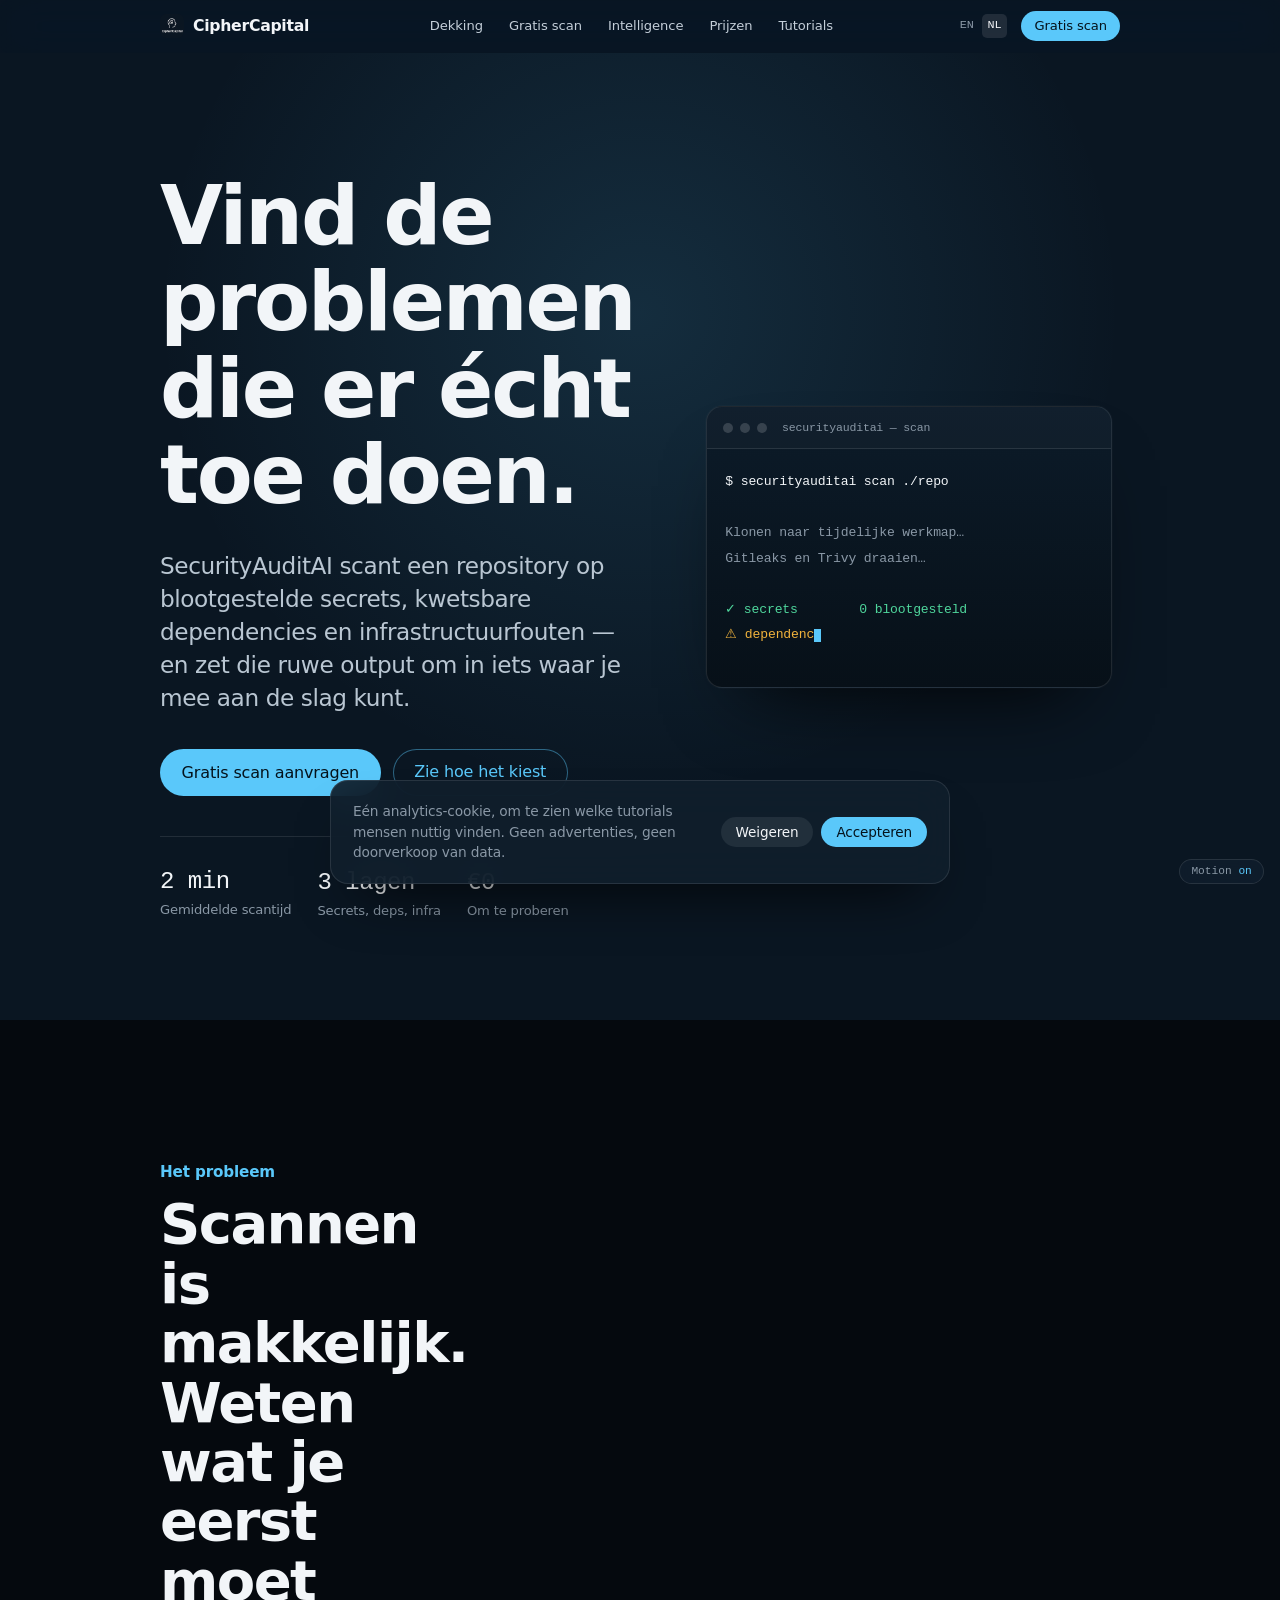
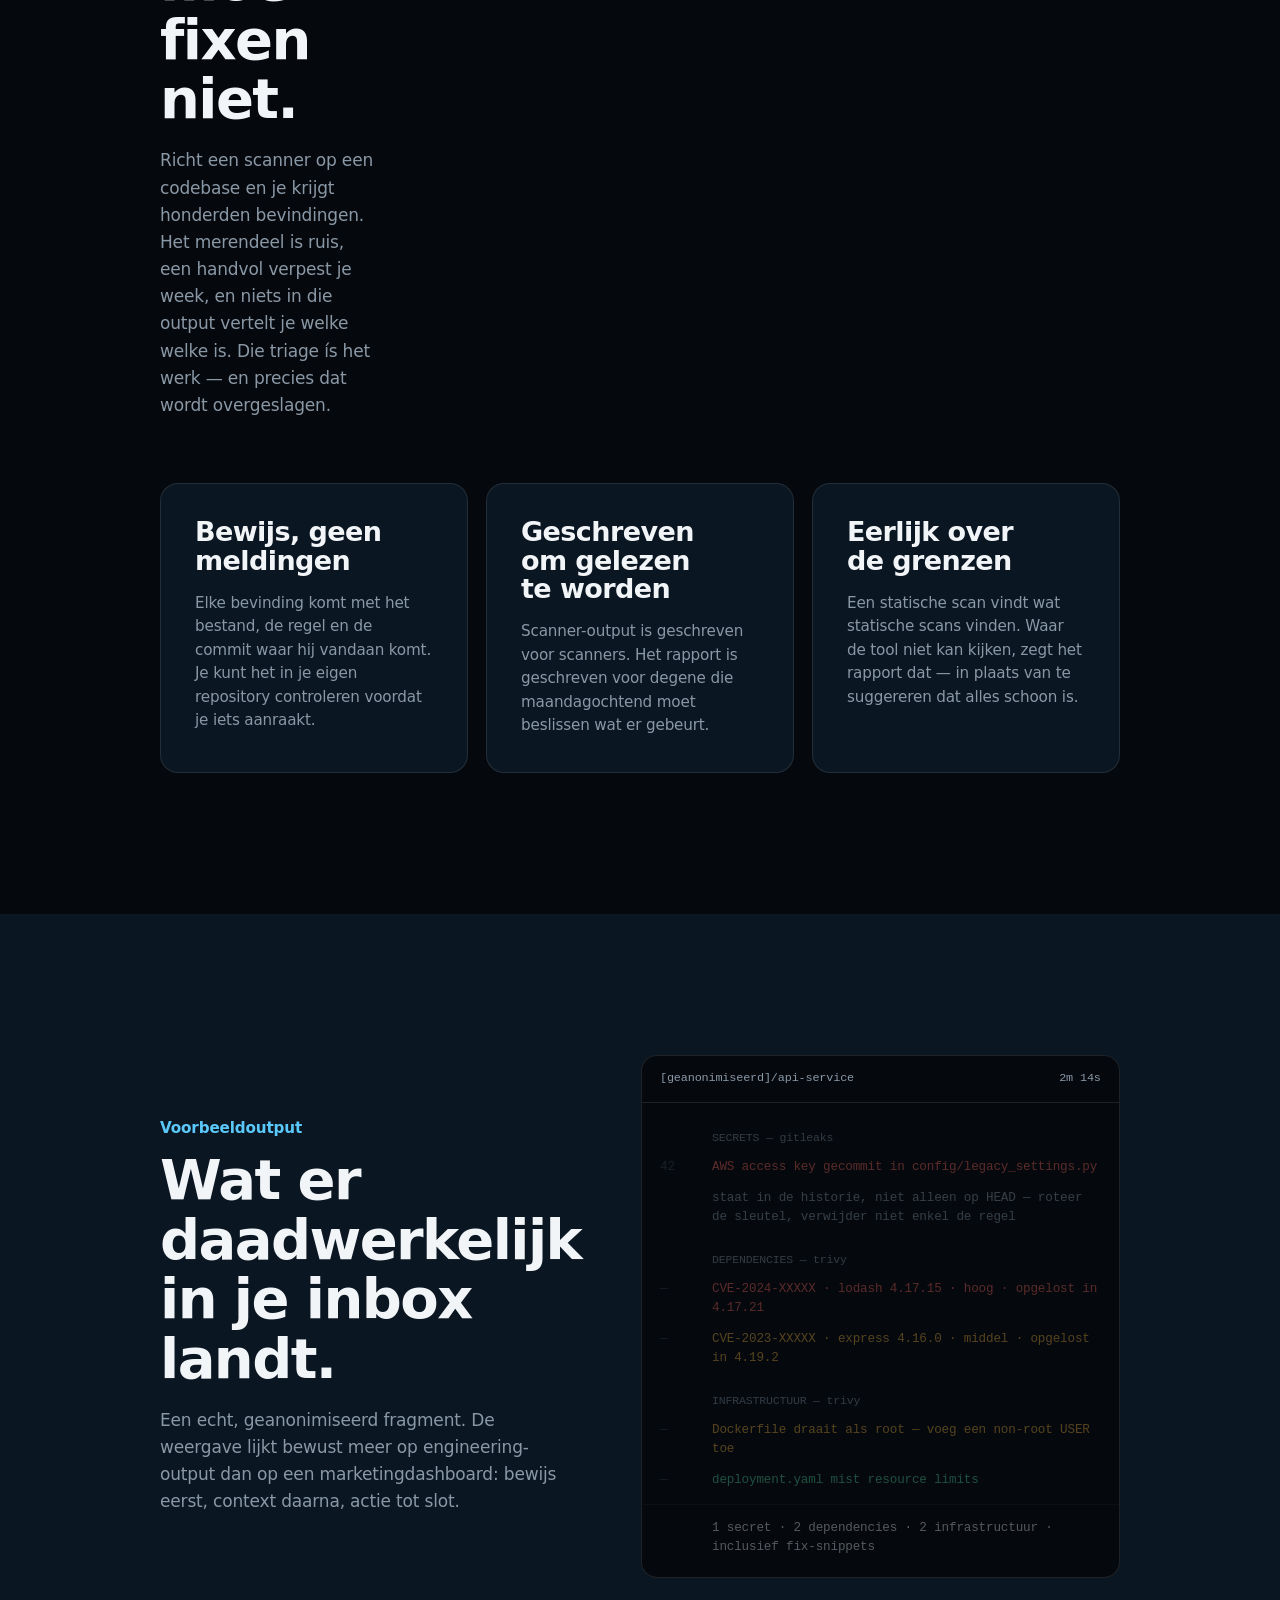
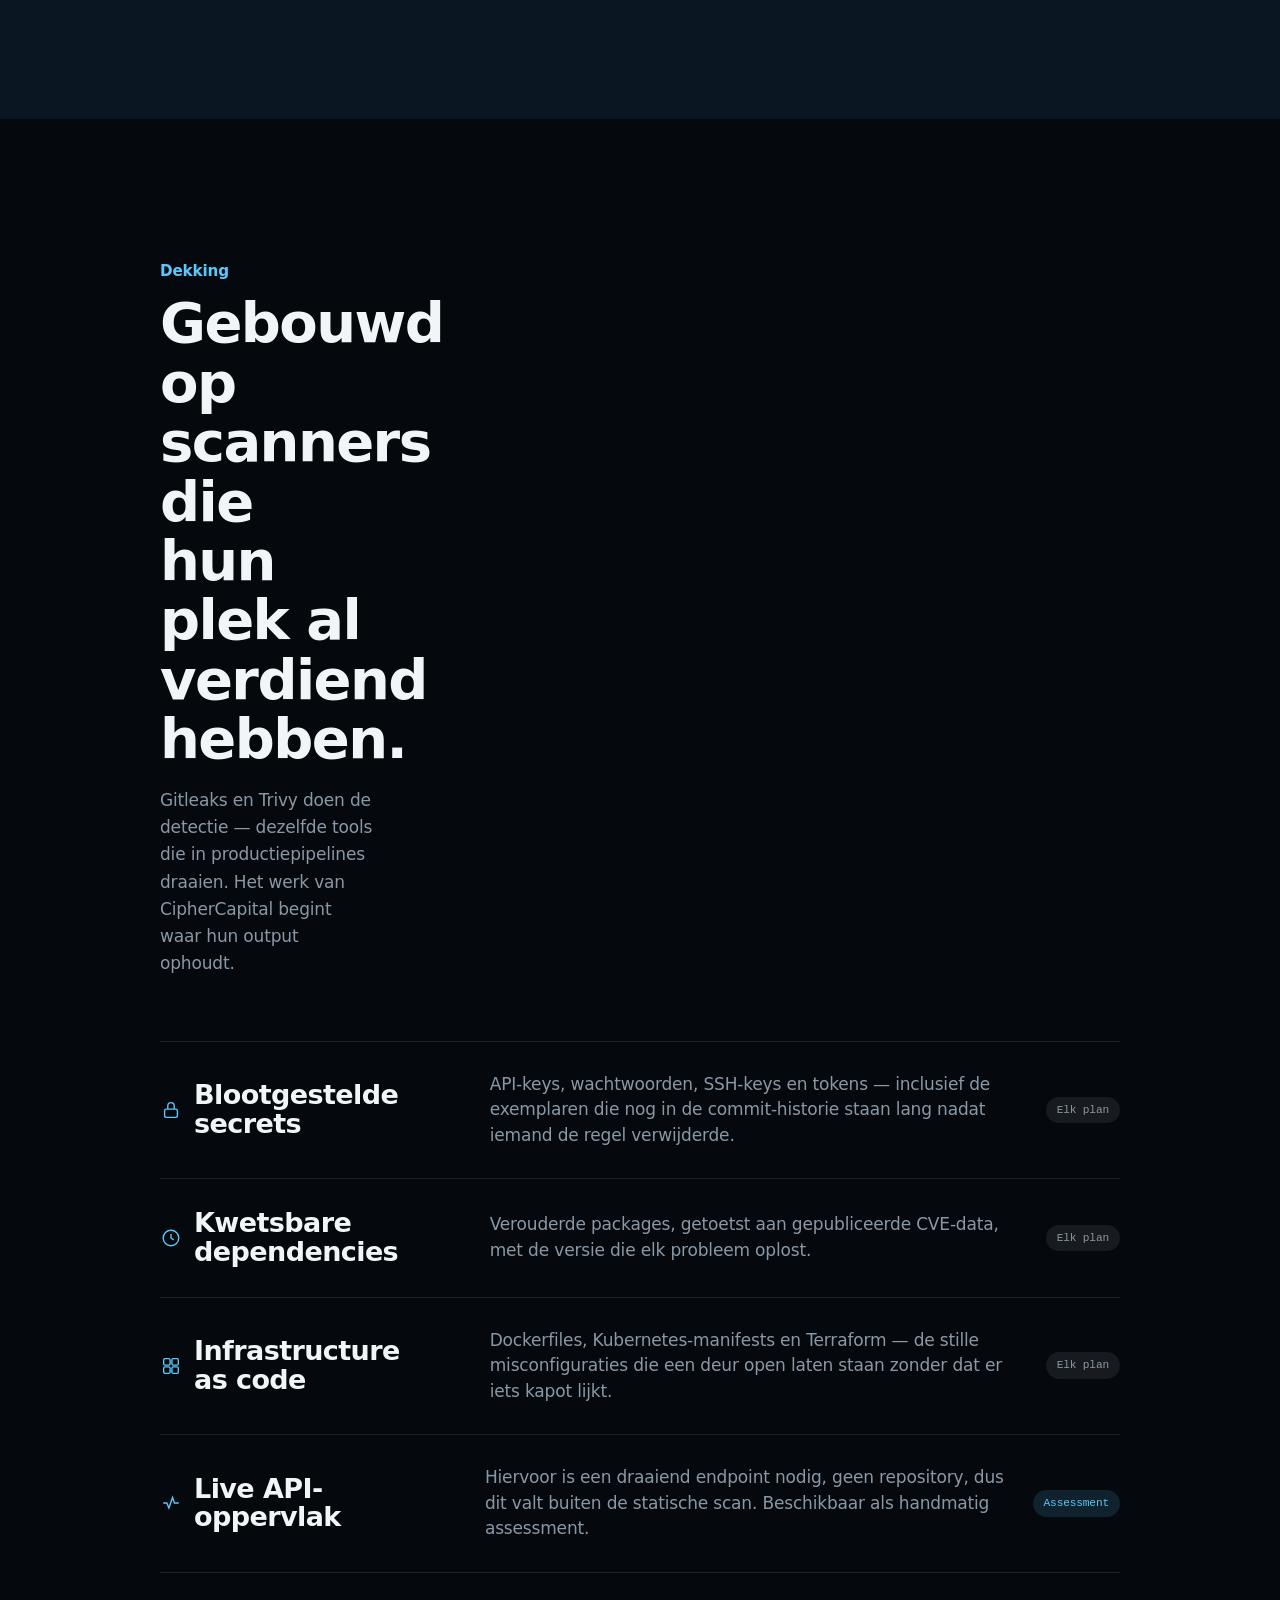
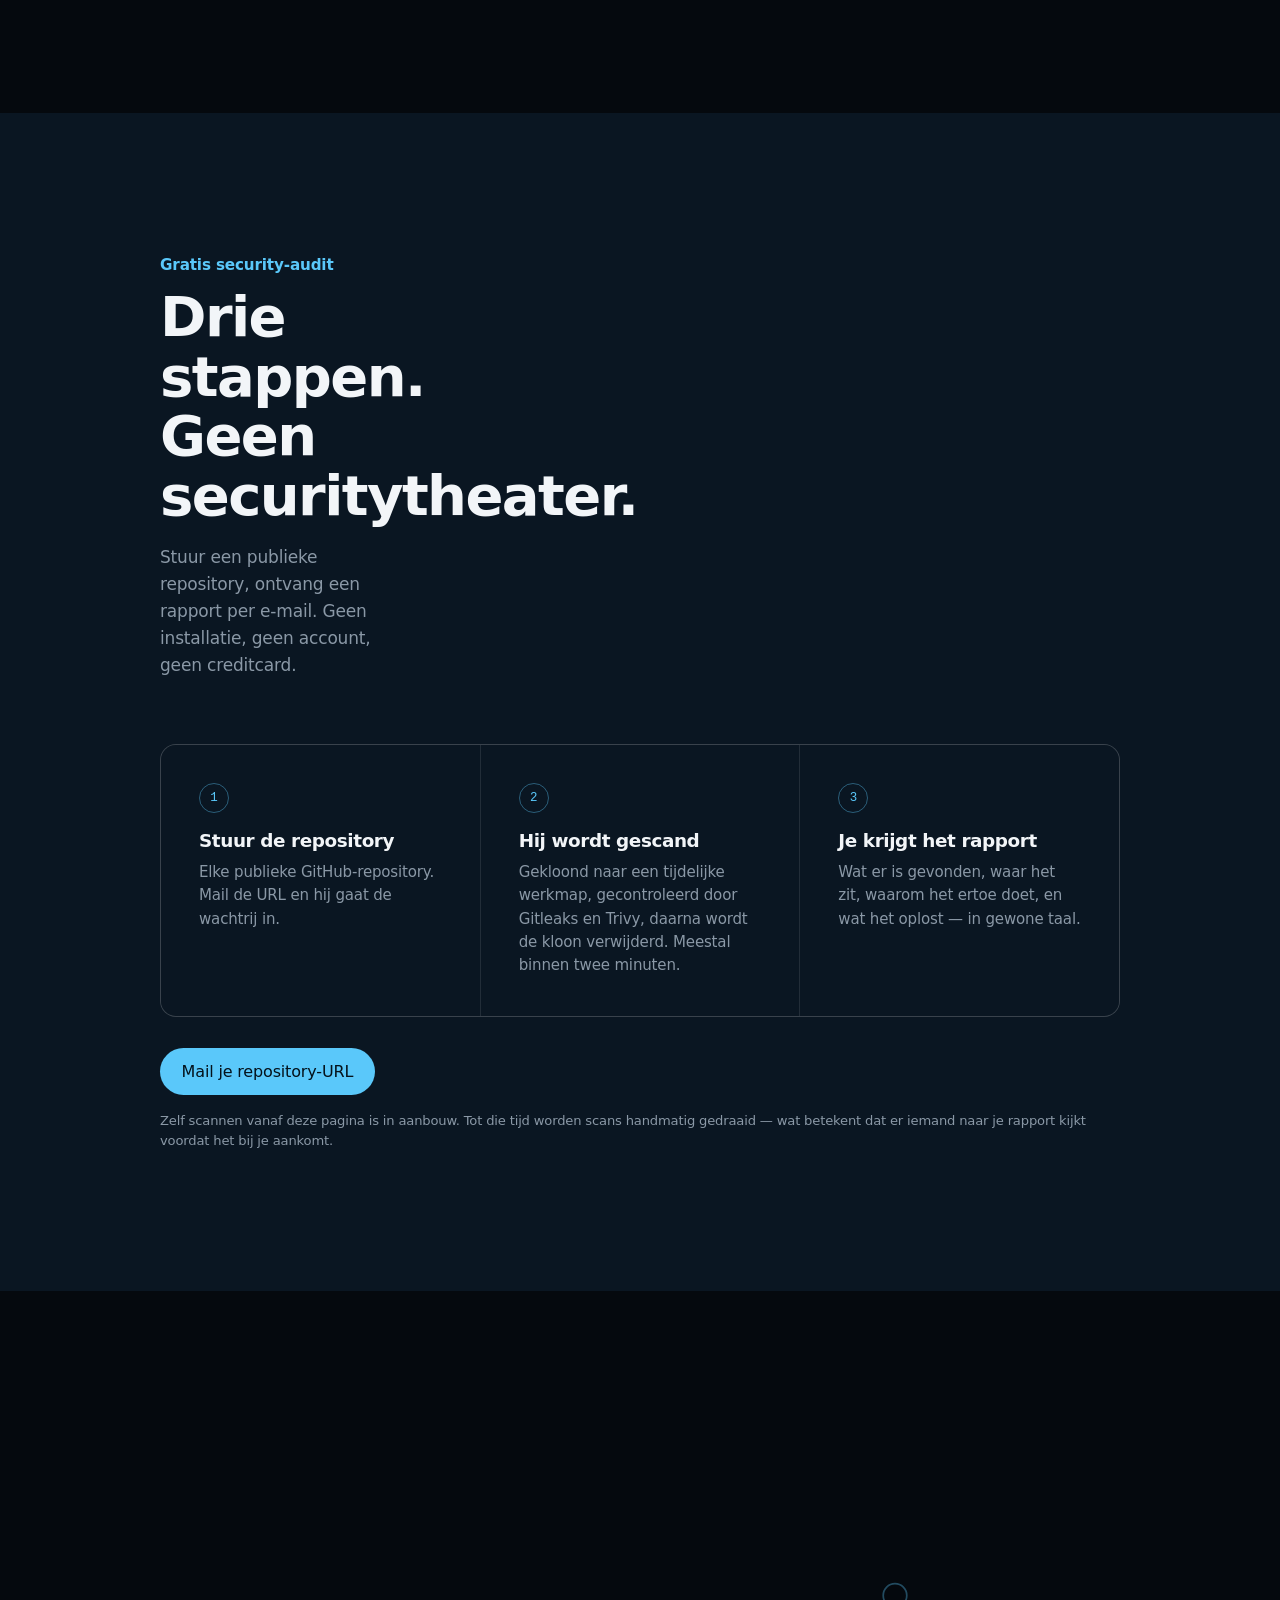
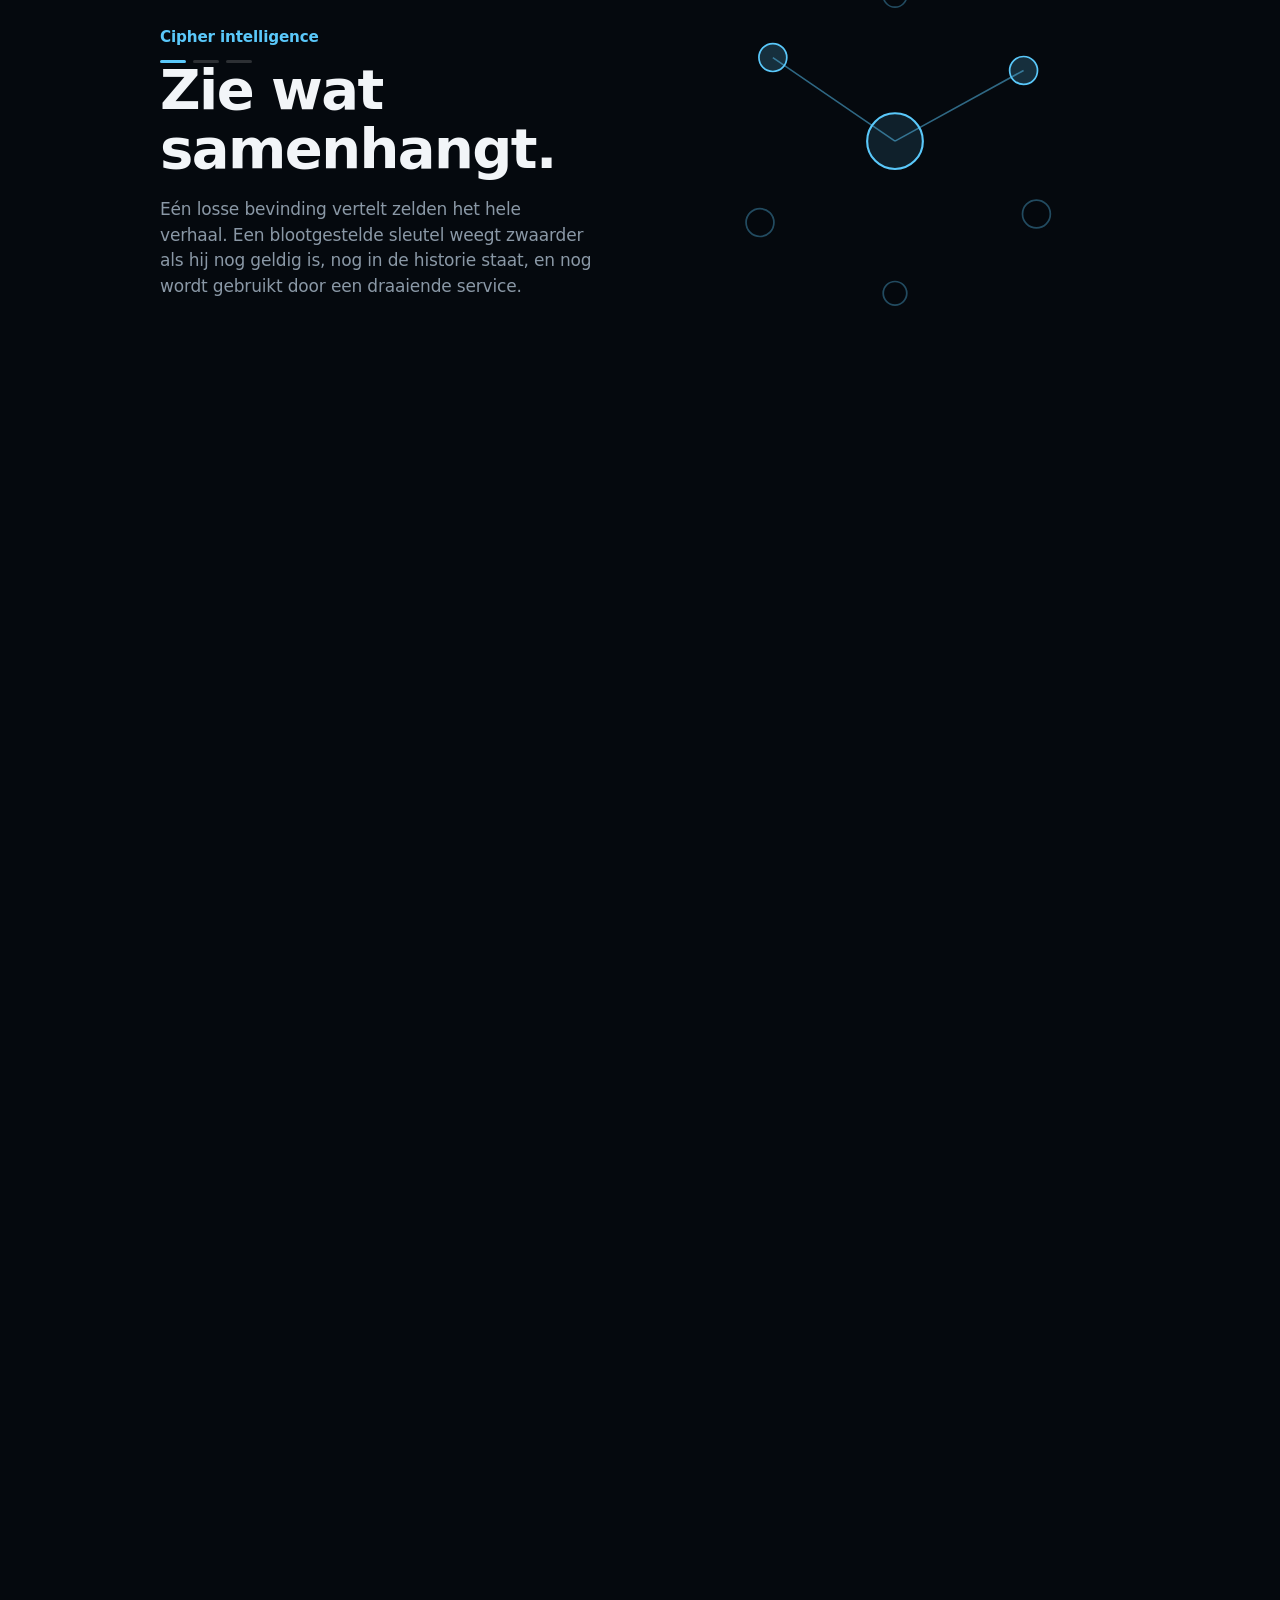
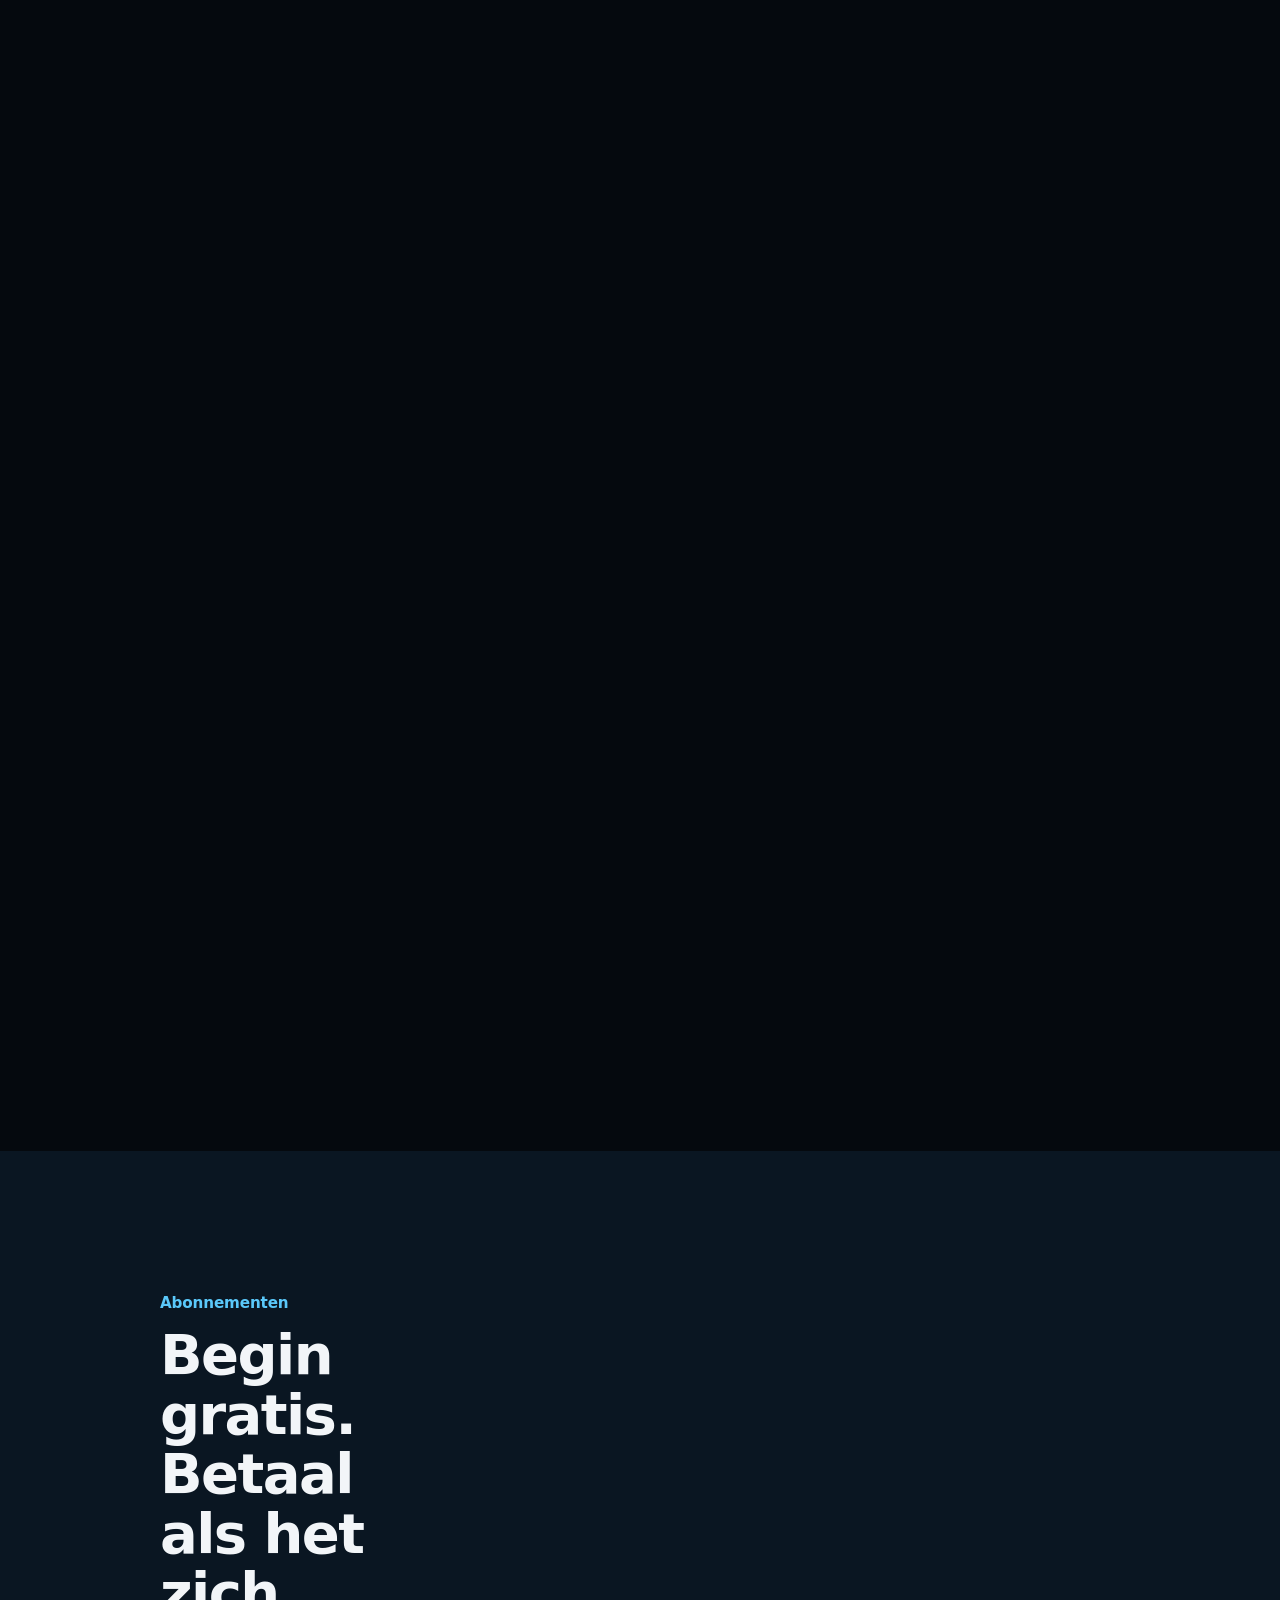
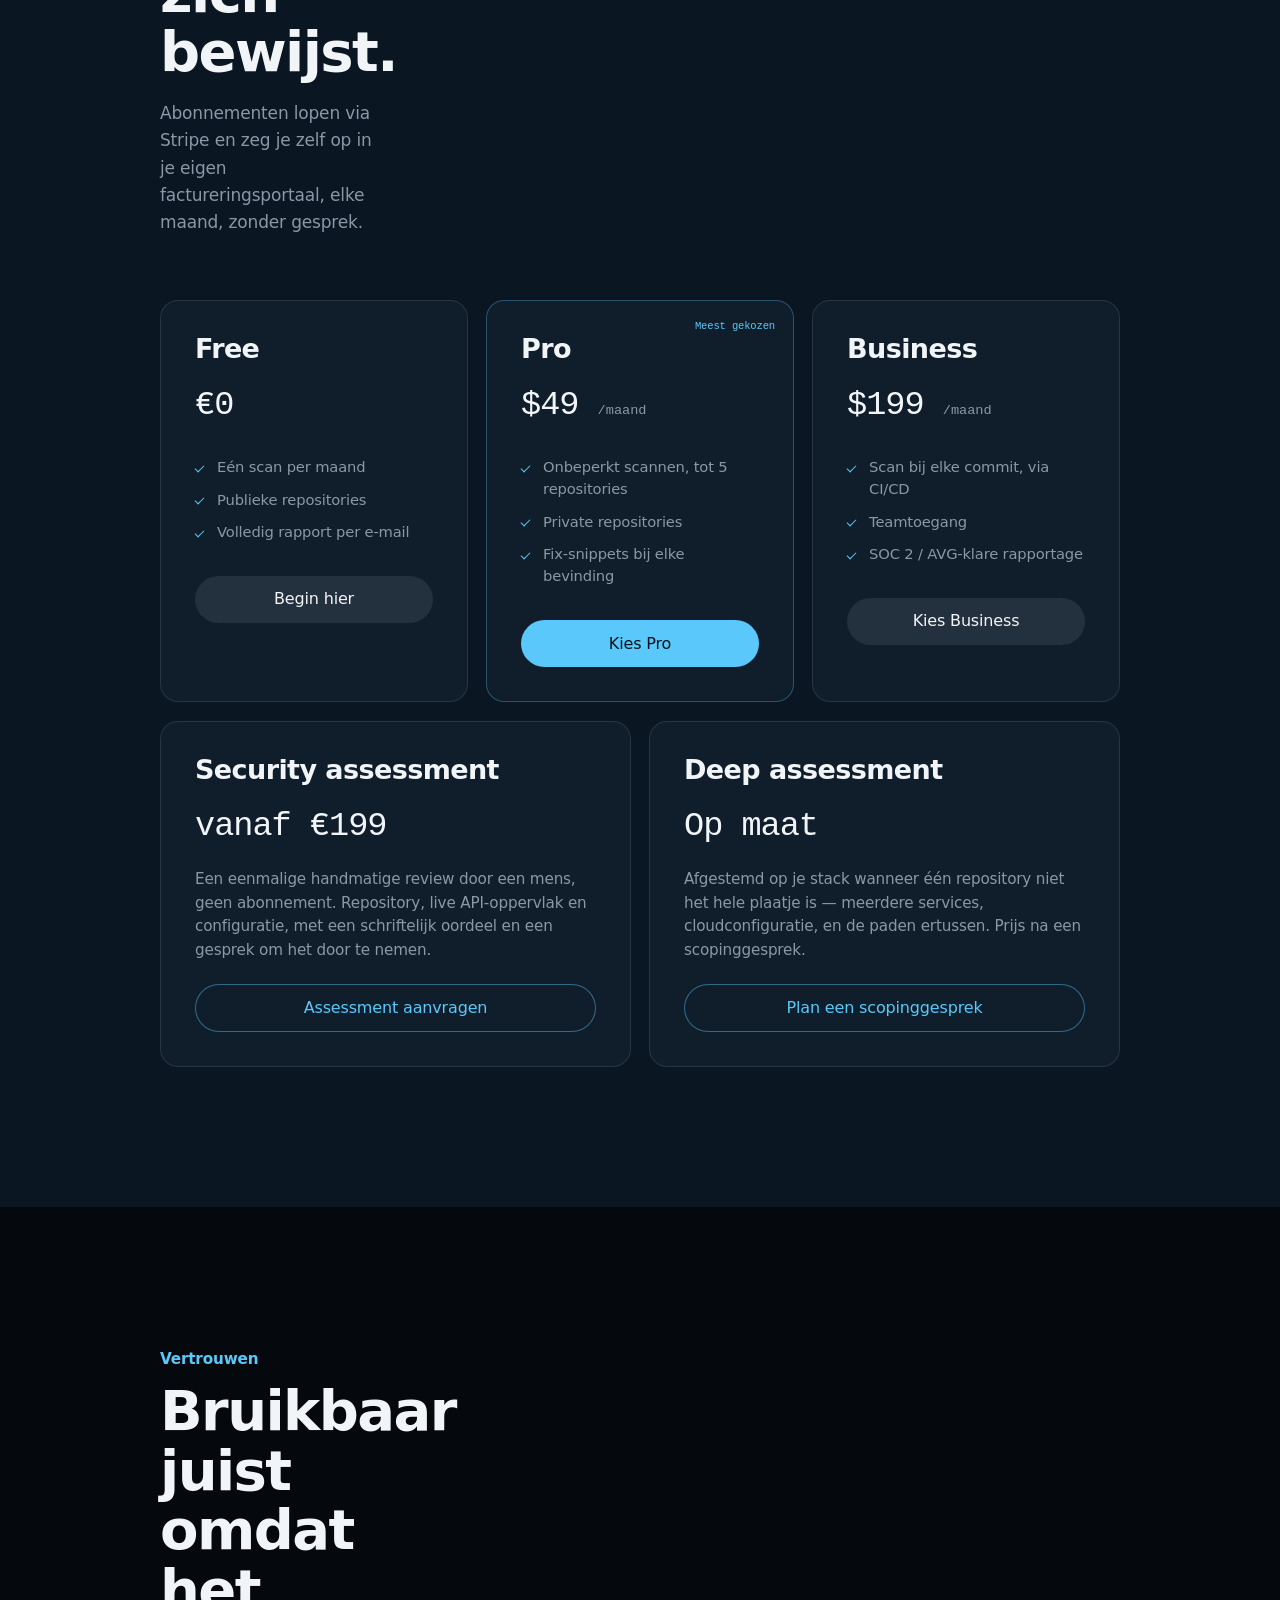
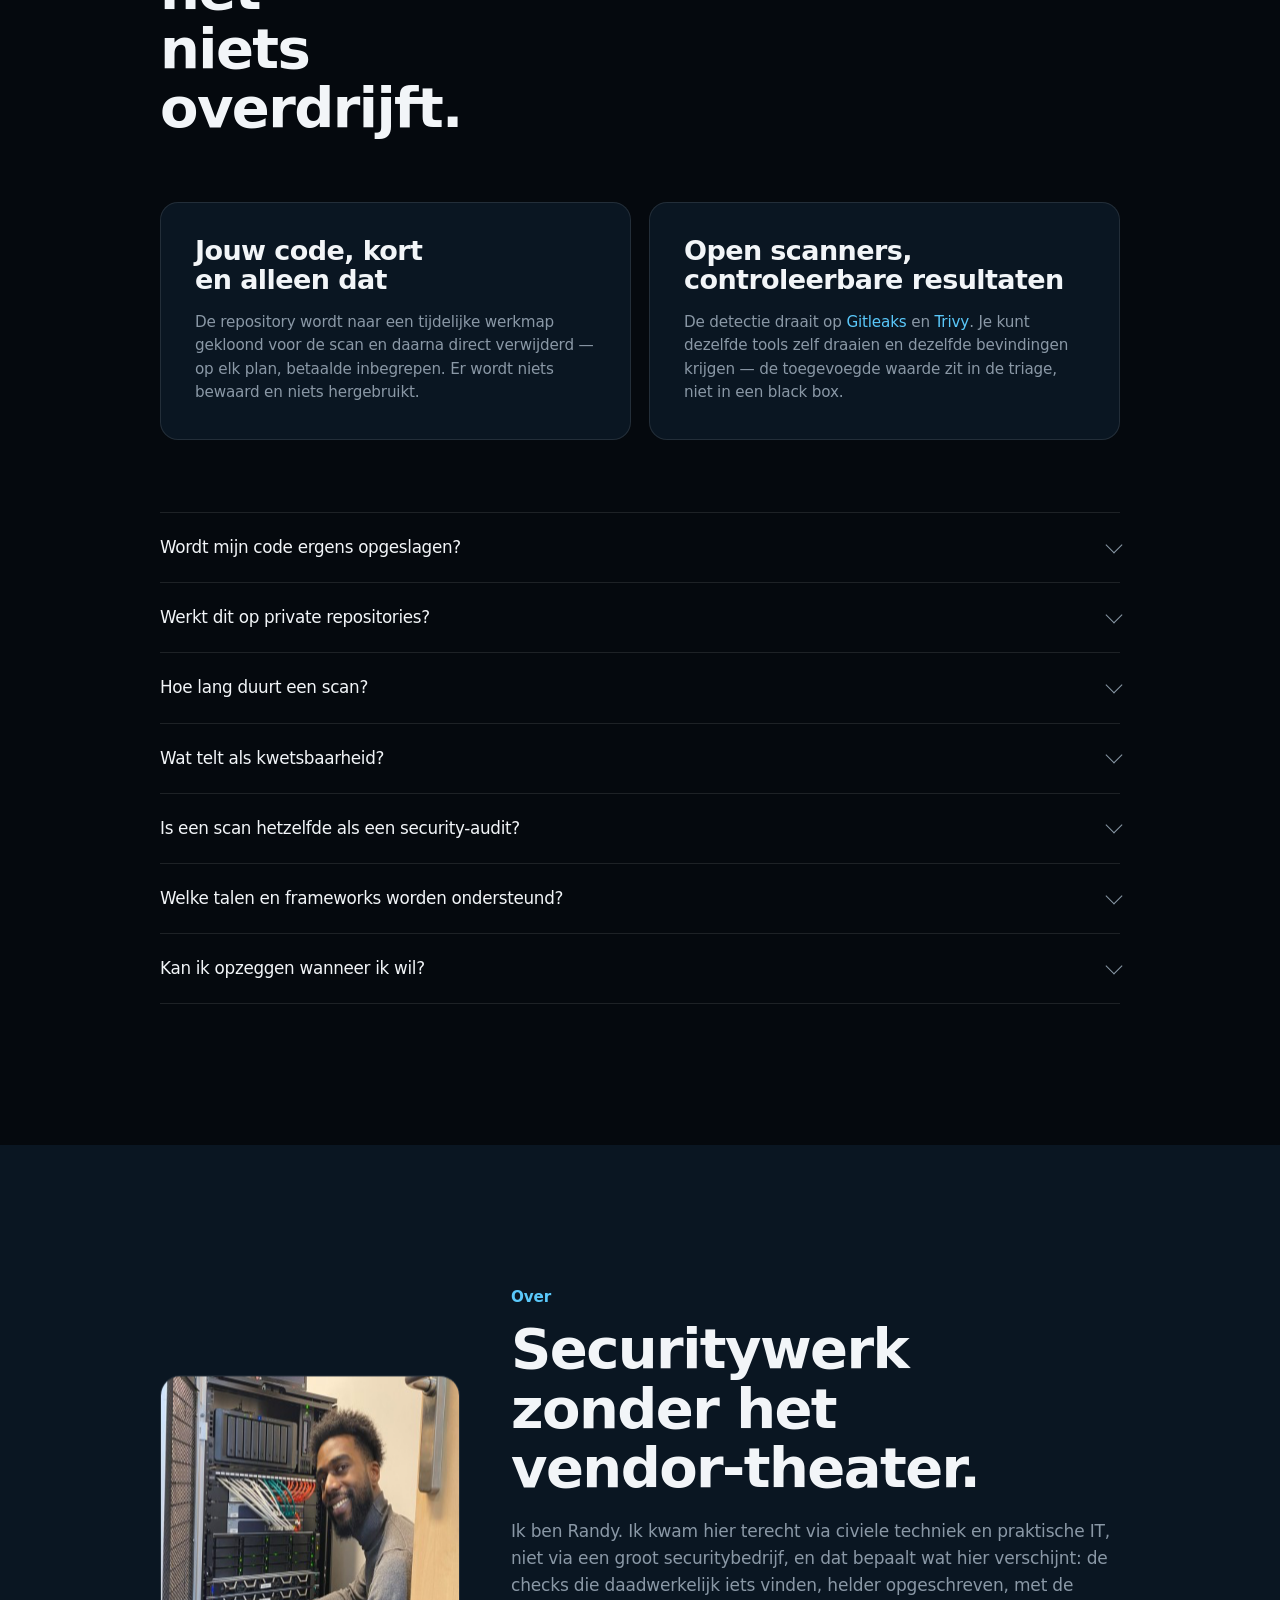
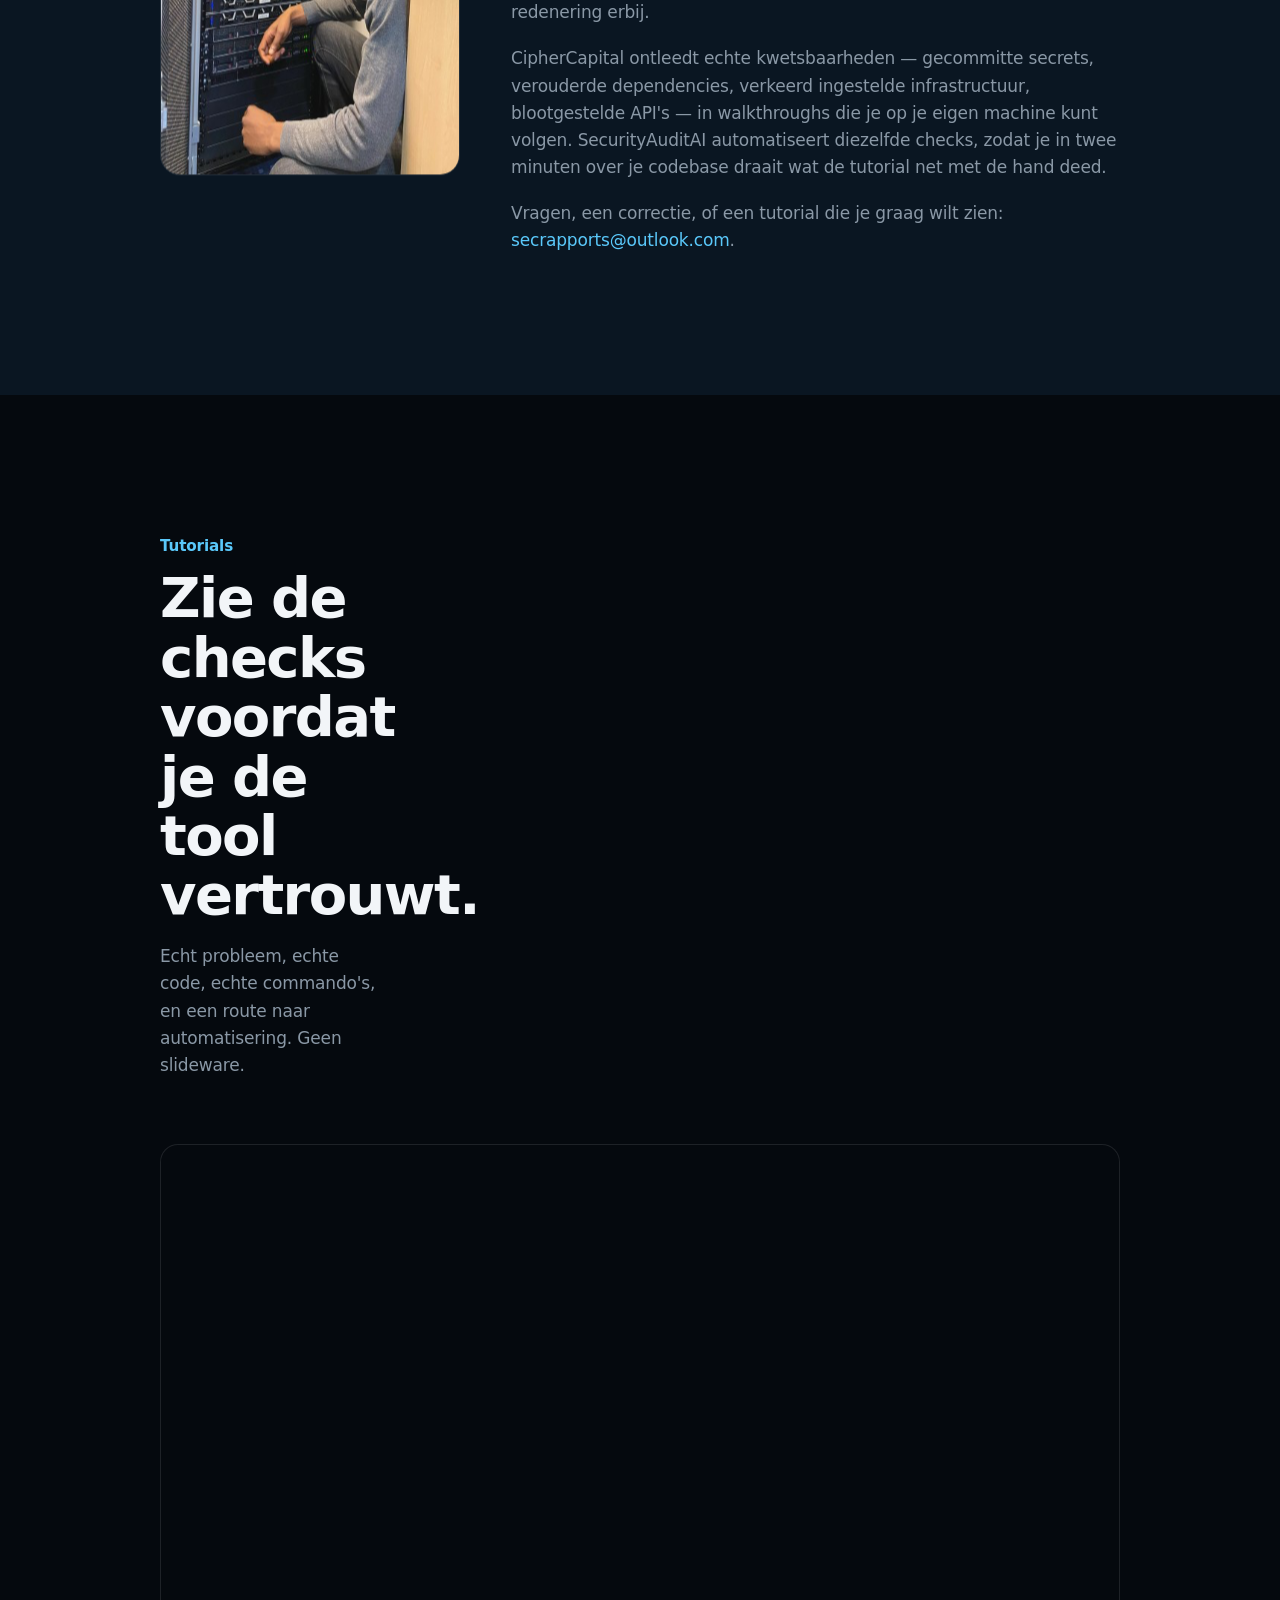
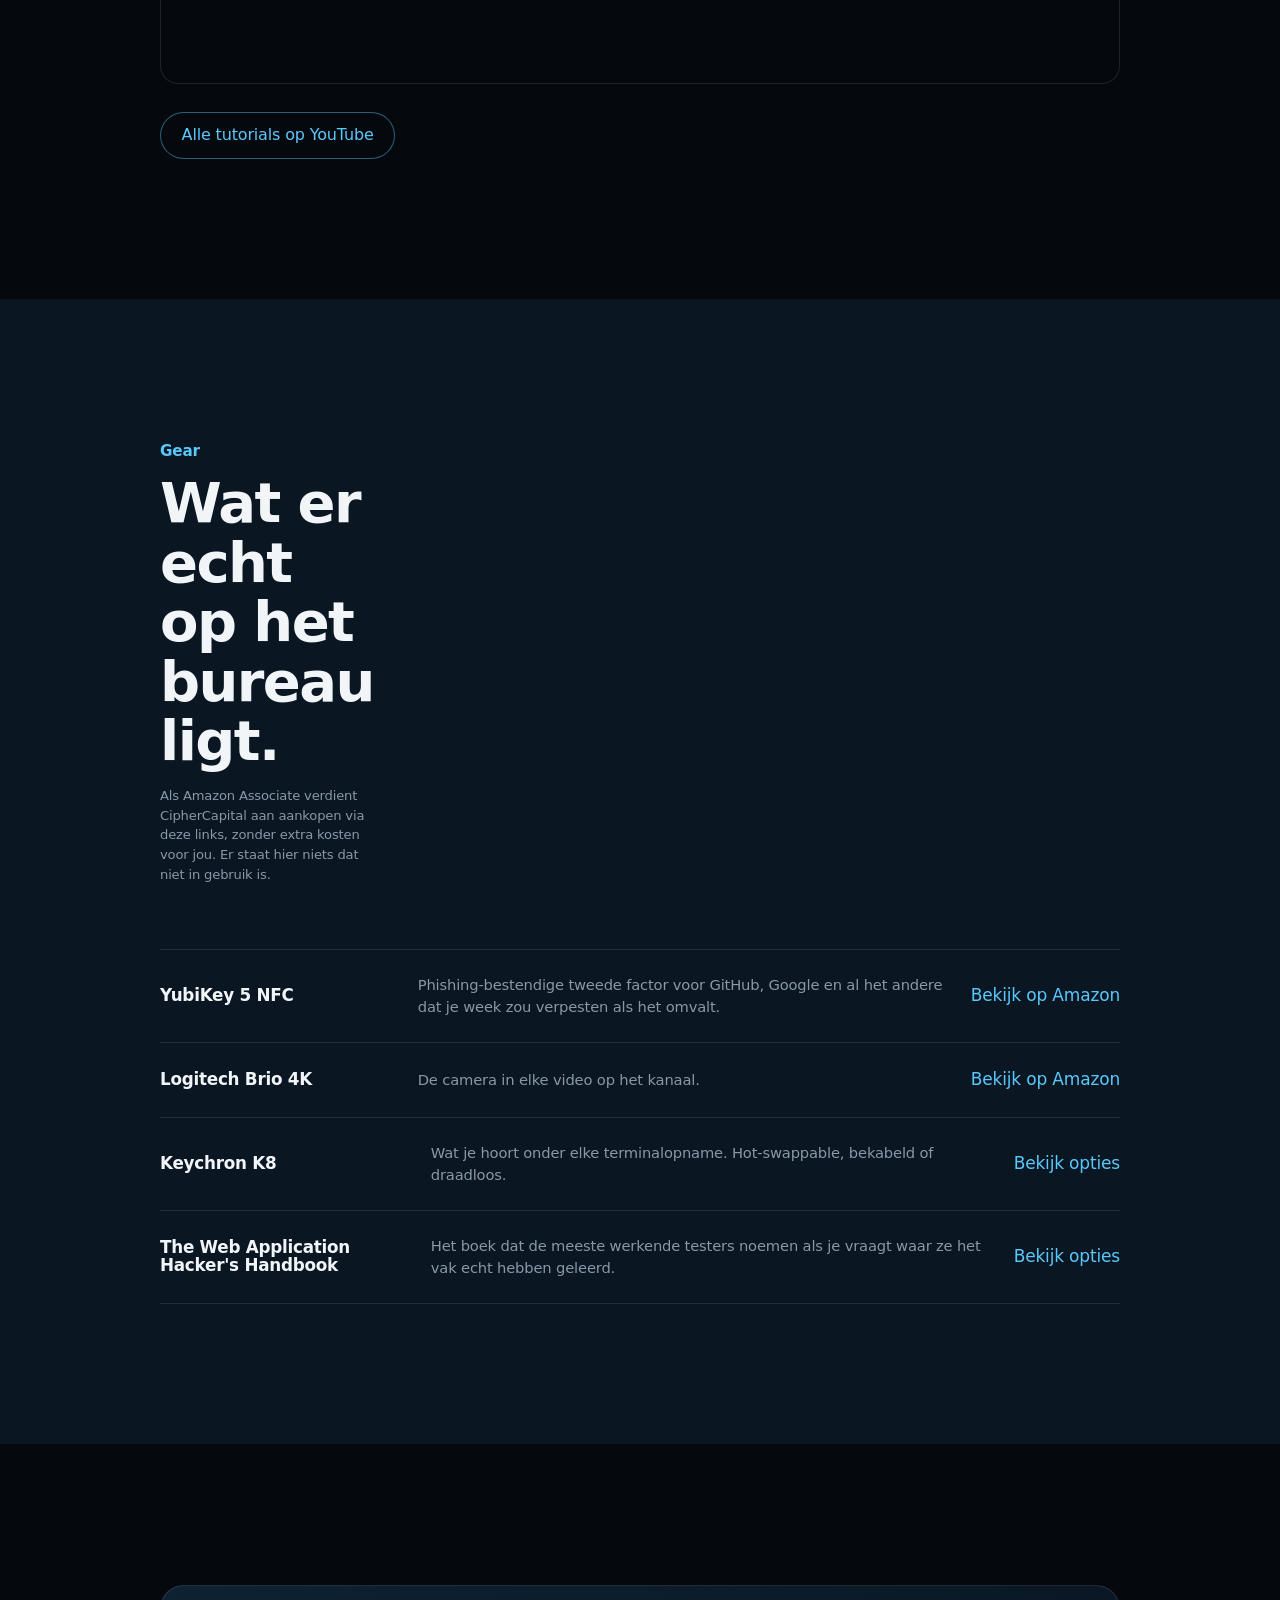
<file: nl/index.html>
<!DOCTYPE html>
<html lang="nl">
<head>
<meta charset="UTF-8">
<meta name="viewport" content="width=device-width, initial-scale=1, viewport-fit=cover">
<title>CipherCapital — vind de beveiligingsproblemen die er écht toe doen</title>
<meta name="description" content="SecurityAuditAI scant repositories op blootgestelde secrets, kwetsbare dependencies en infrastructuurfouten, en zet ruwe bevindingen om in een rapport waar je direct mee aan de slag kunt.">
<meta name="theme-color" content="#0A1622">
<link rel="icon" href="../assets/favicon.png" type="image/png">
<link rel="apple-touch-icon" href="../assets/favicon.png">
<link rel="canonical" href="https://randysimpey.github.io/ciphercapital-hub/nl/">
<link rel="alternate" hreflang="nl" href="https://randysimpey.github.io/ciphercapital-hub/nl/">
<link rel="alternate" hreflang="en" href="https://randysimpey.github.io/ciphercapital-hub/">
<link rel="alternate" hreflang="x-default" href="https://randysimpey.github.io/ciphercapital-hub/">

<meta property="og:type" content="website">
<meta property="og:title" content="CipherCapital — vind de beveiligingsproblemen die er écht toe doen">
<meta property="og:description" content="Geautomatiseerde security-audits van je repository in minder dan twee minuten, plus tutorials die eindigen met een oplossing.">
<meta property="og:url" content="https://randysimpey.github.io/ciphercapital-hub/nl/">
<meta property="og:image" content="https://randysimpey.github.io/ciphercapital-hub/assets/logo.png">
<meta name="twitter:card" content="summary_large_image">

<!-- Failsafe: als de externe stylesheet niet aankomt, blijft de pagina een donker, leesbaar document. -->
<style>
  :root{color-scheme:dark;}
  html{background:#0A1622;}
  body{margin:0;background:#0A1622;color:#F2F5F8;font-family:-apple-system,BlinkMacSystemFont,"SF Pro Display","Inter",system-ui,sans-serif;line-height:1.5;}
  img{max-width:100%;display:block;}
</style>
<link rel="stylesheet" href="../assets/styles.css">

<!-- GA4 met Consent Mode v2: er wordt niets gemeten tot de bezoeker accepteert. -->
<script>
  window.dataLayer = window.dataLayer || [];
  function gtag(){dataLayer.push(arguments);}
  gtag('consent','default',{analytics_storage:'denied'});
</script>
<script async src="https://www.googletagmanager.com/gtag/js?id=G-E90RM3V15G"></script>
<script>
  gtag('js', new Date());
  gtag('config','G-E90RM3V15G',{anonymize_ip:true});
</script>
</head>
<body>

<header class="topbar">
  <div class="shell topbar-in">
    <a class="mark" href="#top">
      <img src="../assets/logo.png" alt="" width="24" height="24">
      CipherCapital
    </a>
    <nav class="topnav" aria-label="Secties">
      <a href="#coverage">Dekking</a>
      <a href="#scan">Gratis scan</a>
      <a href="#intelligence">Intelligence</a>
      <a href="#pricing">Prijzen</a>
      <a href="#tutorial">Tutorials</a>
    </nav>
    <div class="topbar-end">
      <span class="lang">
        <a href="/ciphercapital-hub/">EN</a>
        <a href="/ciphercapital-hub/nl/" aria-current="page">NL</a>
      </span>
      <a class="btn btn-fill" href="#scan">Gratis scan</a>
    </div>
  </div>
</header>

<main id="top">

  <!-- ================= HERO ================= -->
  <section class="hero">
    <div class="shell hero-in">
      <div>
        <h1>
          <span class="line"><span>Vind de problemen</span></span>
          <span class="line"><span>die er écht</span></span>
          <span class="line"><span>toe doen.</span></span>
        </h1>
        <p class="lede">SecurityAuditAI scant een repository op blootgestelde secrets, kwetsbare dependencies en infrastructuurfouten — en zet die ruwe output om in iets waar je mee aan de slag kunt.</p>
        <div class="hero-cta">
          <a class="btn btn-fill" href="#scan">Gratis scan aanvragen</a>
          <a class="btn btn-line" href="#intelligence">Zie hoe het kiest</a>
        </div>
        <div class="hero-meta">
          <div><b><span data-count="2" data-suffix="">0</span> min</b>Gemiddelde scantijd</div>
          <div><b><span data-count="3" data-suffix="">0</span> lagen</b>Secrets, deps, infra</div>
          <div><b>€0</b>Om te proberen</div>
        </div>
      </div>

      <div class="console" aria-hidden="true">
        <div class="console-bar">
          <i></i><i></i><i></i>
          <span>securityauditai — scan</span>
        </div>
        <div class="console-body" data-console='[
          ["$ securityauditai scan ./repo",""],
          ["",""],
          ["Klonen naar tijdelijke werkmap…","dim"],
          ["Gitleaks en Trivy draaien…","dim"],
          ["",""],
          ["✓ secrets        0 blootgesteld","ok"],
          ["⚠ dependencies   3 kwetsbaar","warn"],
          ["⚠ infrastructuur 1 fout ingesteld","warn"],
          ["",""],
          ["Werkmap verwijderd. Rapport onderweg.","dim"]
        ]'></div>
      </div>
    </div>
  </section>

  <!-- ================= PROBLEEM ================= -->
  <section class="band band-void">
    <div class="shell">
      <div class="head rise">
        <span class="kicker">Het probleem</span>
        <h2>Scannen is makkelijk. Weten wat je eerst moet fixen niet.</h2>
        <p class="body">Richt een scanner op een codebase en je krijgt honderden bevindingen. Het merendeel is ruis, een handvol verpest je week, en niets in die output vertelt je welke welke is. Die triage ís het werk — en precies dat wordt overgeslagen.</p>
      </div>

      <div class="grid grid-3">
        <article class="card rise">
          <h3>Bewijs, geen meldingen</h3>
          <p>Elke bevinding komt met het bestand, de regel en de commit waar hij vandaan komt. Je kunt het in je eigen repository controleren voordat je iets aanraakt.</p>
        </article>
        <article class="card rise rise-1">
          <h3>Geschreven om gelezen te worden</h3>
          <p>Scanner-output is geschreven voor scanners. Het rapport is geschreven voor degene die maandagochtend moet beslissen wat er gebeurt.</p>
        </article>
        <article class="card rise rise-2">
          <h3>Eerlijk over de grenzen</h3>
          <p>Een statische scan vindt wat statische scans vinden. Waar de tool niet kan kijken, zegt het rapport dat — in plaats van te suggereren dat alles schoon is.</p>
        </article>
      </div>
    </div>
  </section>

  <!-- ================= RAPPORT ================= -->
  <section class="band">
    <div class="shell report">
      <div class="rise">
        <span class="kicker">Voorbeeldoutput</span>
        <h2>Wat er daadwerkelijk in je inbox landt.</h2>
        <p class="body" style="margin-top:1.1em">Een echt, geanonimiseerd fragment. De weergave lijkt bewust meer op engineering-output dan op een marketingdashboard: bewijs eerst, context daarna, actie tot slot.</p>
      </div>

      <div class="sheet rise rise-1" data-sheet>
        <div class="sheet-head">
          <span>[geanonimiseerd]/api-service</span>
          <span>2m 14s</span>
        </div>
        <div class="sheet-body">
          <div class="row row-label"><span class="gut"></span><span>SECRETS — gitleaks</span></div>
          <div class="row row-high"><span class="gut">42</span><span>AWS access key gecommit in config/legacy_settings.py</span></div>
          <div class="row row-sub"><span class="gut"></span><span>staat in de historie, niet alleen op HEAD — roteer de sleutel, verwijder niet enkel de regel</span></div>

          <div class="row row-label"><span class="gut"></span><span>DEPENDENCIES — trivy</span></div>
          <div class="row row-high"><span class="gut">—</span><span>CVE-2024-XXXXX · lodash 4.17.15 · hoog · opgelost in 4.17.21</span></div>
          <div class="row row-med"><span class="gut">—</span><span>CVE-2023-XXXXX · express 4.16.0 · middel · opgelost in 4.19.2</span></div>

          <div class="row row-label"><span class="gut"></span><span>INFRASTRUCTUUR — trivy</span></div>
          <div class="row row-med"><span class="gut">—</span><span>Dockerfile draait als root — voeg een non-root USER toe</span></div>
          <div class="row row-ok"><span class="gut">—</span><span>deployment.yaml mist resource limits</span></div>

          <div class="row row-total"><span class="gut"></span><span>1 secret · 2 dependencies · 2 infrastructuur · inclusief fix-snippets</span></div>
        </div>
      </div>
    </div>
  </section>

  <!-- ================= DEKKING ================= -->
  <section class="band band-void" id="coverage">
    <div class="shell">
      <div class="head rise">
        <span class="kicker">Dekking</span>
        <h2>Gebouwd op scanners die hun plek al verdiend hebben.</h2>
        <p class="body">Gitleaks en Trivy doen de detectie — dezelfde tools die in productiepipelines draaien. Het werk van CipherCapital begint waar hun output ophoudt.</p>
      </div>

      <div class="cover">
        <div class="cover-row">
          <h3>
            <svg viewBox="0 0 24 24" fill="none" stroke="currentColor" stroke-width="1.5" aria-hidden="true"><rect x="5" y="11" width="14" height="9" rx="2"/><path d="M8.5 11V7.5a3.5 3.5 0 0 1 7 0V11"/></svg>
            Blootgestelde secrets
          </h3>
          <p>API-keys, wachtwoorden, SSH-keys en tokens — inclusief de exemplaren die nog in de commit-historie staan lang nadat iemand de regel verwijderde.</p>
          <span class="tagpill">Elk plan</span>
        </div>
        <div class="cover-row">
          <h3>
            <svg viewBox="0 0 24 24" fill="none" stroke="currentColor" stroke-width="1.5" aria-hidden="true"><circle cx="12" cy="12" r="8.5"/><path d="M12 7.5V12l3 2"/></svg>
            Kwetsbare dependencies
          </h3>
          <p>Verouderde packages, getoetst aan gepubliceerde CVE-data, met de versie die elk probleem oplost.</p>
          <span class="tagpill">Elk plan</span>
        </div>
        <div class="cover-row">
          <h3>
            <svg viewBox="0 0 24 24" fill="none" stroke="currentColor" stroke-width="1.5" aria-hidden="true"><rect x="4" y="4" width="7" height="7" rx="1.5"/><rect x="13" y="4" width="7" height="7" rx="1.5"/><rect x="4" y="13" width="7" height="7" rx="1.5"/><rect x="13" y="13" width="7" height="7" rx="1.5"/></svg>
            Infrastructure as code
          </h3>
          <p>Dockerfiles, Kubernetes-manifests en Terraform — de stille misconfiguraties die een deur open laten staan zonder dat er iets kapot lijkt.</p>
          <span class="tagpill">Elk plan</span>
        </div>
        <div class="cover-row">
          <h3>
            <svg viewBox="0 0 24 24" fill="none" stroke="currentColor" stroke-width="1.5" aria-hidden="true"><path d="M3.5 12h4l2.2 5.5 4-11.5 2 6h4.8"/></svg>
            Live API-oppervlak
          </h3>
          <p>Hiervoor is een draaiend endpoint nodig, geen repository, dus dit valt buiten de statische scan. Beschikbaar als handmatig assessment.</p>
          <span class="tagpill paid">Assessment</span>
        </div>
      </div>
    </div>
  </section>

  <!-- ================= GRATIS SCAN ================= -->
  <section class="band" id="scan">
    <div class="shell">
      <div class="head rise">
        <span class="kicker">Gratis security-audit</span>
        <h2>Drie stappen. Geen securitytheater.</h2>
        <p class="body">Stuur een publieke repository, ontvang een rapport per e-mail. Geen installatie, geen account, geen creditcard.</p>
      </div>

      <div class="steps rise rise-1">
        <div class="step">
          <span class="step-n">1</span>
          <h3>Stuur de repository</h3>
          <p>Elke publieke GitHub-repository. Mail de URL en hij gaat de wachtrij in.</p>
        </div>
        <div class="step">
          <span class="step-n">2</span>
          <h3>Hij wordt gescand</h3>
          <p>Gekloond naar een tijdelijke werkmap, gecontroleerd door Gitleaks en Trivy, daarna wordt de kloon verwijderd. Meestal binnen twee minuten.</p>
        </div>
        <div class="step">
          <span class="step-n">3</span>
          <h3>Je krijgt het rapport</h3>
          <p>Wat er is gevonden, waar het zit, waarom het ertoe doet, en wat het oplost — in gewone taal.</p>
        </div>
      </div>

      <p style="margin-top:32px">
        <a class="btn btn-fill" href="mailto:secrapports@outlook.com?subject=SecurityAuditAI%20gratis%20scan">Mail je repository-URL</a>
      </p>
      <p class="fine" style="margin-top:16px">Zelf scannen vanaf deze pagina is in aanbouw. Tot die tijd worden scans handmatig gedraaid — wat betekent dat er iemand naar je rapport kijkt voordat het bij je aankomt.</p>
    </div>
  </section>

  <!-- ================= VASTGEZET VERHAAL ================= -->
  <section class="story" id="intelligence" data-story aria-label="Hoe CipherCapital bepaalt wat belangrijk is">
    <div class="story-track">
      <div class="story-pin">
        <div class="shell story-in">
          <div class="story-copy">
            <div class="story-step live">
              <span class="kicker">Cipher intelligence</span>
              <h2>Zie wat samenhangt.</h2>
              <p>Eén losse bevinding vertelt zelden het hele verhaal. Een blootgestelde sleutel weegt zwaarder als hij nog geldig is, nog in de historie staat, en nog wordt gebruikt door een draaiende service.</p>
            </div>
            <div class="story-step">
              <span class="kicker">Cipher intelligence</span>
              <h2>Begrijp wat gevaarlijk is.</h2>
              <p>Blootstelling, exploiteerbaarheid en context komen samen in één prioriteit — zodat ruis niet bepaalt hoe je je dag besteedt.</p>
            </div>
            <div class="story-step">
              <span class="kicker">Cipher intelligence</span>
              <h2>Handel waar het telt.</h2>
              <p>Van bevinding naar concrete remediatie. Fix de paar dingen die je echt kunnen raken, en doe niet alsof de andere negentig urgent zijn.</p>
            </div>
            <div class="story-dots" aria-hidden="true"><i class="live"></i><i></i><i></i></div>
          </div>

          <svg class="graph s1" viewBox="0 0 420 340" aria-hidden="true">
            <circle class="pulse" cx="210" cy="170" r="34"/>
            <path class="edge edge-1" d="M210 170 L96 92"/>
            <path class="edge edge-1" d="M210 170 L330 104"/>
            <path class="edge edge-2" d="M210 170 L84 246"/>
            <path class="edge edge-2" d="M210 170 L342 238"/>
            <path class="edge edge-3" d="M96 92 L330 104"/>
            <path class="edge edge-3" d="M84 246 L342 238"/>
            <circle class="core" cx="210" cy="170" r="26"/>
            <circle class="node hot" cx="96" cy="92" r="13"/>
            <circle class="node hot" cx="330" cy="104" r="13"/>
            <circle class="node" cx="84" cy="246" r="13"/>
            <circle class="node" cx="342" cy="238" r="13"/>
            <circle class="node" cx="210" cy="312" r="11"/>
            <circle class="node" cx="210" cy="34" r="11"/>
          </svg>
        </div>
      </div>
    </div>
  </section>

  <!-- ================= PRIJZEN ================= -->
  <section class="band" id="pricing">
    <div class="shell">
      <div class="head rise">
        <span class="kicker">Abonnementen</span>
        <h2>Begin gratis. Betaal als het zich bewijst.</h2>
        <p class="body">Abonnementen lopen via Stripe en zeg je zelf op in je eigen factureringsportaal, elke maand, zonder gesprek.</p>
      </div>

      <div class="grid grid-3">
        <article class="card rise">
          <h3>Free</h3>
          <span class="price">€0</span>
          <ul>
            <li>Eén scan per maand</li>
            <li>Publieke repositories</li>
            <li>Volledig rapport per e-mail</li>
          </ul>
          <a class="btn btn-quiet" href="#scan">Begin hier</a>
        </article>

        <article class="card card-lead rise rise-1">
          <span class="flag">Meest gekozen</span>
          <h3>Pro</h3>
          <span class="price">$49 <small>/maand</small></span>
          <ul>
            <li>Onbeperkt scannen, tot 5 repositories</li>
            <li>Private repositories</li>
            <li>Fix-snippets bij elke bevinding</li>
          </ul>
          <a class="btn btn-fill" href="https://buy.stripe.com/5kQ28q4cz7HMgnMaoF1sQ00">Kies Pro</a>
        </article>

        <article class="card rise rise-2">
          <h3>Business</h3>
          <span class="price">$199 <small>/maand</small></span>
          <ul>
            <li>Scan bij elke commit, via CI/CD</li>
            <li>Teamtoegang</li>
            <li>SOC 2 / AVG-klare rapportage</li>
          </ul>
          <a class="btn btn-quiet" href="https://buy.stripe.com/3cI9AS5gD3rw9Zo68p1sQ01">Kies Business</a>
        </article>
      </div>

      <div class="grid grid-2" style="margin-top:18px">
        <article class="card rise">
          <h3>Security assessment</h3>
          <span class="price">vanaf €199</span>
          <p>Een eenmalige handmatige review door een mens, geen abonnement. Repository, live API-oppervlak en configuratie, met een schriftelijk oordeel en een gesprek om het door te nemen.</p>
          <p style="margin-top:22px"><a class="btn btn-line" href="mailto:secrapports@outlook.com?subject=CipherCapital%20Security%20Assessment">Assessment aanvragen</a></p>
        </article>
        <article class="card rise rise-1">
          <h3>Deep assessment</h3>
          <span class="price">Op maat</span>
          <p>Afgestemd op je stack wanneer één repository niet het hele plaatje is — meerdere services, cloudconfiguratie, en de paden ertussen. Prijs na een scopinggesprek.</p>
          <p style="margin-top:22px"><a class="btn btn-line" href="mailto:secrapports@outlook.com?subject=CipherCapital%20Deep%20Security%20Assessment">Plan een scopinggesprek</a></p>
        </article>
      </div>
    </div>
  </section>

  <!-- ================= VERTROUWEN + FAQ ================= -->
  <section class="band band-void" id="trust">
    <div class="shell">
      <div class="head rise">
        <span class="kicker">Vertrouwen</span>
        <h2>Bruikbaar juist omdat het niets overdrijft.</h2>
      </div>

      <div class="grid grid-2" style="margin-bottom:clamp(44px,6vw,72px)">
        <article class="card rise">
          <h3>Jouw code, kort en alleen dat</h3>
          <p>De repository wordt naar een tijdelijke werkmap gekloond voor de scan en daarna direct verwijderd — op elk plan, betaalde inbegrepen. Er wordt niets bewaard en niets hergebruikt.</p>
        </article>
        <article class="card rise rise-1">
          <h3>Open scanners, controleerbare resultaten</h3>
          <p>De detectie draait op <a class="textlink" href="https://github.com/gitleaks/gitleaks">Gitleaks</a> en <a class="textlink" href="https://github.com/aquasecurity/trivy">Trivy</a>. Je kunt dezelfde tools zelf draaien en dezelfde bevindingen krijgen — de toegevoegde waarde zit in de triage, niet in een black box.</p>
        </article>
      </div>

      <div class="faq rise">
        <details>
          <summary>Wordt mijn code ergens opgeslagen?</summary>
          <div class="answer"><p>Nee. Hij wordt gekloond naar een tijdelijke werkmap, gescand, en die kloon wordt direct daarna verwijderd. Die regel verandert niet bij betaalde plannen.</p></div>
        </details>
        <details>
          <summary>Werkt dit op private repositories?</summary>
          <div class="answer"><p>Niet in de gratis versie, die alleen publieke repositories dekt. Toegang tot private repositories hoort bij Pro en Business.</p></div>
        </details>
        <details>
          <summary>Hoe lang duurt een scan?</summary>
          <div class="answer"><p>Meestal minder dan twee minuten. Repositories die tegen de limiet van 300MB aanzitten duren langer, en een diepe commit-historie kost extra tijd bij de secrets-controle.</p></div>
        </details>
        <details>
          <summary>Wat telt als kwetsbaarheid?</summary>
          <div class="answer"><p>Publiek gemelde problemen in je dependencies, getraceerd via CVE-nummer, plus bekende misconfiguratiepatronen in infrastructuurbestanden. Het is een match tegen gevestigde databases, geen gok.</p></div>
        </details>
        <details>
          <summary>Is een scan hetzelfde als een security-audit?</summary>
          <div class="answer"><p>Nee, en daar moet ik eerlijk over zijn. Een statische scan vindt wat statische scans vinden. Hij vangt geen fouten in bedrijfslogica, geen gebroken toegangscontrole, en niets dat pas zichtbaar wordt tegen een draaiend systeem. Daar zijn de assessments voor.</p></div>
        </details>
        <details>
          <summary>Welke talen en frameworks worden ondersteund?</summary>
          <div class="answer"><p>Dependency- en infrastructuurscanning dekt wat Trivy standaard ondersteunt — npm en Node, Python, Java, Go, Ruby, plus Docker-, Kubernetes- en Terraform-bestanden. Detectie van secrets werkt op elk bestandstype.</p></div>
        </details>
        <details>
          <summary>Kan ik opzeggen wanneer ik wil?</summary>
          <div class="answer"><p>Ja. Pro en Business factureren maandelijks zonder contract, en je zegt zelf op in je Stripe-portaal zonder het aan iemand te vragen.</p></div>
        </details>
      </div>
    </div>
  </section>

  <!-- ================= OVER ================= -->
  <section class="band" id="about">
    <div class="shell about">
      <figure class="rise">
        <img src="../assets/randy-portrait.png" alt="Randy, oprichter van CipherCapital, aan het werk bij een serverrack" width="400" height="400" loading="lazy" data-parallax>
      </figure>
      <div class="rise rise-1">
        <span class="kicker">Over</span>
        <h2>Securitywerk zonder het vendor-theater.</h2>
        <p class="body" style="margin-top:1.2em">Ik ben Randy. Ik kwam hier terecht via civiele techniek en praktische IT, niet via een groot securitybedrijf, en dat bepaalt wat hier verschijnt: de checks die daadwerkelijk iets vinden, helder opgeschreven, met de redenering erbij.</p>
        <p class="body">CipherCapital ontleedt echte kwetsbaarheden — gecommitte secrets, verouderde dependencies, verkeerd ingestelde infrastructuur, blootgestelde API's — in walkthroughs die je op je eigen machine kunt volgen. SecurityAuditAI automatiseert diezelfde checks, zodat je in twee minuten over je codebase draait wat de tutorial net met de hand deed.</p>
        <p class="body">Vragen, een correctie, of een tutorial die je graag wilt zien: <a class="textlink" href="mailto:secrapports@outlook.com">secrapports@outlook.com</a>.</p>
      </div>
    </div>
  </section>

  <!-- ================= TUTORIAL ================= -->
  <section class="band band-void" id="tutorial">
    <div class="shell">
      <div class="head rise">
        <span class="kicker">Tutorials</span>
        <h2>Zie de checks voordat je de tool vertrouwt.</h2>
        <p class="body">Echt probleem, echte code, echte commando's, en een route naar automatisering. Geen slideware.</p>
      </div>

      <div class="screen rise rise-1">
        <iframe
          src="https://www.youtube-nocookie.com/embed/b4Ee-WoaHYw?start=90&amp;rel=0"
          title="CipherCapital security-tutorial"
          loading="lazy"
          referrerpolicy="strict-origin-when-cross-origin"
          allow="accelerometer; clipboard-write; encrypted-media; gyroscope; picture-in-picture; web-share"
          allowfullscreen></iframe>
      </div>

      <p style="margin-top:28px">
        <a class="btn btn-line" href="https://www.youtube.com/@CipherCapitalCap">Alle tutorials op YouTube</a>
      </p>
    </div>
  </section>

  <!-- ================= GEAR ================= -->
  <section class="band">
    <div class="shell">
      <div class="head rise">
        <span class="kicker">Gear</span>
        <h2>Wat er echt op het bureau ligt.</h2>
        <p class="fine" style="margin-top:1.2em;max-width:60ch">Als Amazon Associate verdient CipherCapital aan aankopen via deze links, zonder extra kosten voor jou. Er staat hier niets dat niet in gebruik is.</p>
      </div>

      <div class="gear rise rise-1">
        <div class="gear-row">
          <h4>YubiKey 5 NFC</h4>
          <p>Phishing-bestendige tweede factor voor GitHub, Google en al het andere dat je week zou verpesten als het omvalt.</p>
          <a class="textlink" href="https://www.amazon.com/dp/B07HBD71HL?tag=ciphercapital-20">Bekijk op Amazon</a>
        </div>
        <div class="gear-row">
          <h4>Logitech Brio 4K</h4>
          <p>De camera in elke video op het kanaal.</p>
          <a class="textlink" href="https://www.amazon.com/dp/B01N5UOYC4?tag=ciphercapital-20">Bekijk op Amazon</a>
        </div>
        <div class="gear-row">
          <h4>Keychron K8</h4>
          <p>Wat je hoort onder elke terminalopname. Hot-swappable, bekabeld of draadloos.</p>
          <a class="textlink" href="https://www.amazon.com/s?k=Keychron+K8+wireless+mechanical+keyboard&amp;tag=ciphercapital-20">Bekijk opties</a>
        </div>
        <div class="gear-row">
          <h4>The Web Application Hacker's Handbook</h4>
          <p>Het boek dat de meeste werkende testers noemen als je vraagt waar ze het vak echt hebben geleerd.</p>
          <a class="textlink" href="https://www.amazon.com/s?k=The+Web+Application+Hacker%27s+Handbook&amp;tag=ciphercapital-20">Bekijk opties</a>
        </div>
      </div>
    </div>
  </section>

  <!-- ================= AANMELDING ================= -->
  <section class="band band-void">
    <div class="shell">
      <div class="signup rise">
        <div>
          <h2 style="font-size:clamp(1.7rem,1.2rem + 2vw,2.6rem)">De vijf-minuten repository-check.</h2>
          <p class="body" style="margin-top:1em">Een handmatige controle die de moeite waard is voordat je pusht. Laat een e-mailadres achter en hij komt direct binnen, plus een bericht als er een nieuwe tutorial verschijnt. Met de hand verstuurd, niet via een funnel.</p>
        </div>
        <div>
          <form class="field" data-signup
                action="https://formspree.io/f/moeqgnar"
                method="POST"
                data-sending="Versturen…"
                data-ok="Verstuurd — check je inbox."
                data-fail="Dat ging niet goed. Gebruik de directe download hieronder.">
            <input type="email" name="email" placeholder="jij@voorbeeld.nl" required aria-label="E-mailadres">
            <button class="btn btn-fill" type="submit">Stuur hem naar mij</button>
          </form>
          <p class="note" data-note hidden></p>
          <p class="fine" style="margin-top:14px">
            <a class="textlink" href="../assets/5-minute-repo-security-checklist.pdf">Of download hem direct, zonder e-mailadres</a>
          </p>
        </div>
      </div>
    </div>
  </section>

</main>

<footer class="foot">
  <div class="shell">
    <div class="foot-in">
      <a class="mark" href="#top">
        <img src="../assets/logo.png" alt="" width="24" height="24">
        CipherCapital
      </a>
      <div class="foot-links">
        <a href="https://www.youtube.com/@CipherCapitalCap">YouTube</a>
        <a href="https://instagram.com/ciphercapitalreall">Instagram</a>
        <a href="https://tiktok.com/@ciphercapital">TikTok</a>
        <a href="mailto:secrapports@outlook.com">E-mail</a>
        <a href="privacy.html">Privacy</a>
        <a href="terms.html">Voorwaarden</a>
      </div>
    </div>
    <p class="fine">CipherCapital en SecurityAuditAI worden aangeboden door ICT Support By Randy, Amsterdam, Nederland. Geen advertenties, geen tracking door derden zonder toestemming.</p>
  </div>
</footer>

<div class="consent" data-consent hidden>
  <p>Eén analytics-cookie, om te zien welke tutorials mensen nuttig vinden. Geen advertenties, geen doorverkoop van data.</p>
  <div>
    <button class="btn btn-quiet" type="button" data-decline>Weigeren</button>
    <button class="btn btn-fill" type="button" data-accept>Accepteren</button>
  </div>
</div>

<script src="../assets/cipher-motion.js" defer></script>
</body>
</html>
</file>
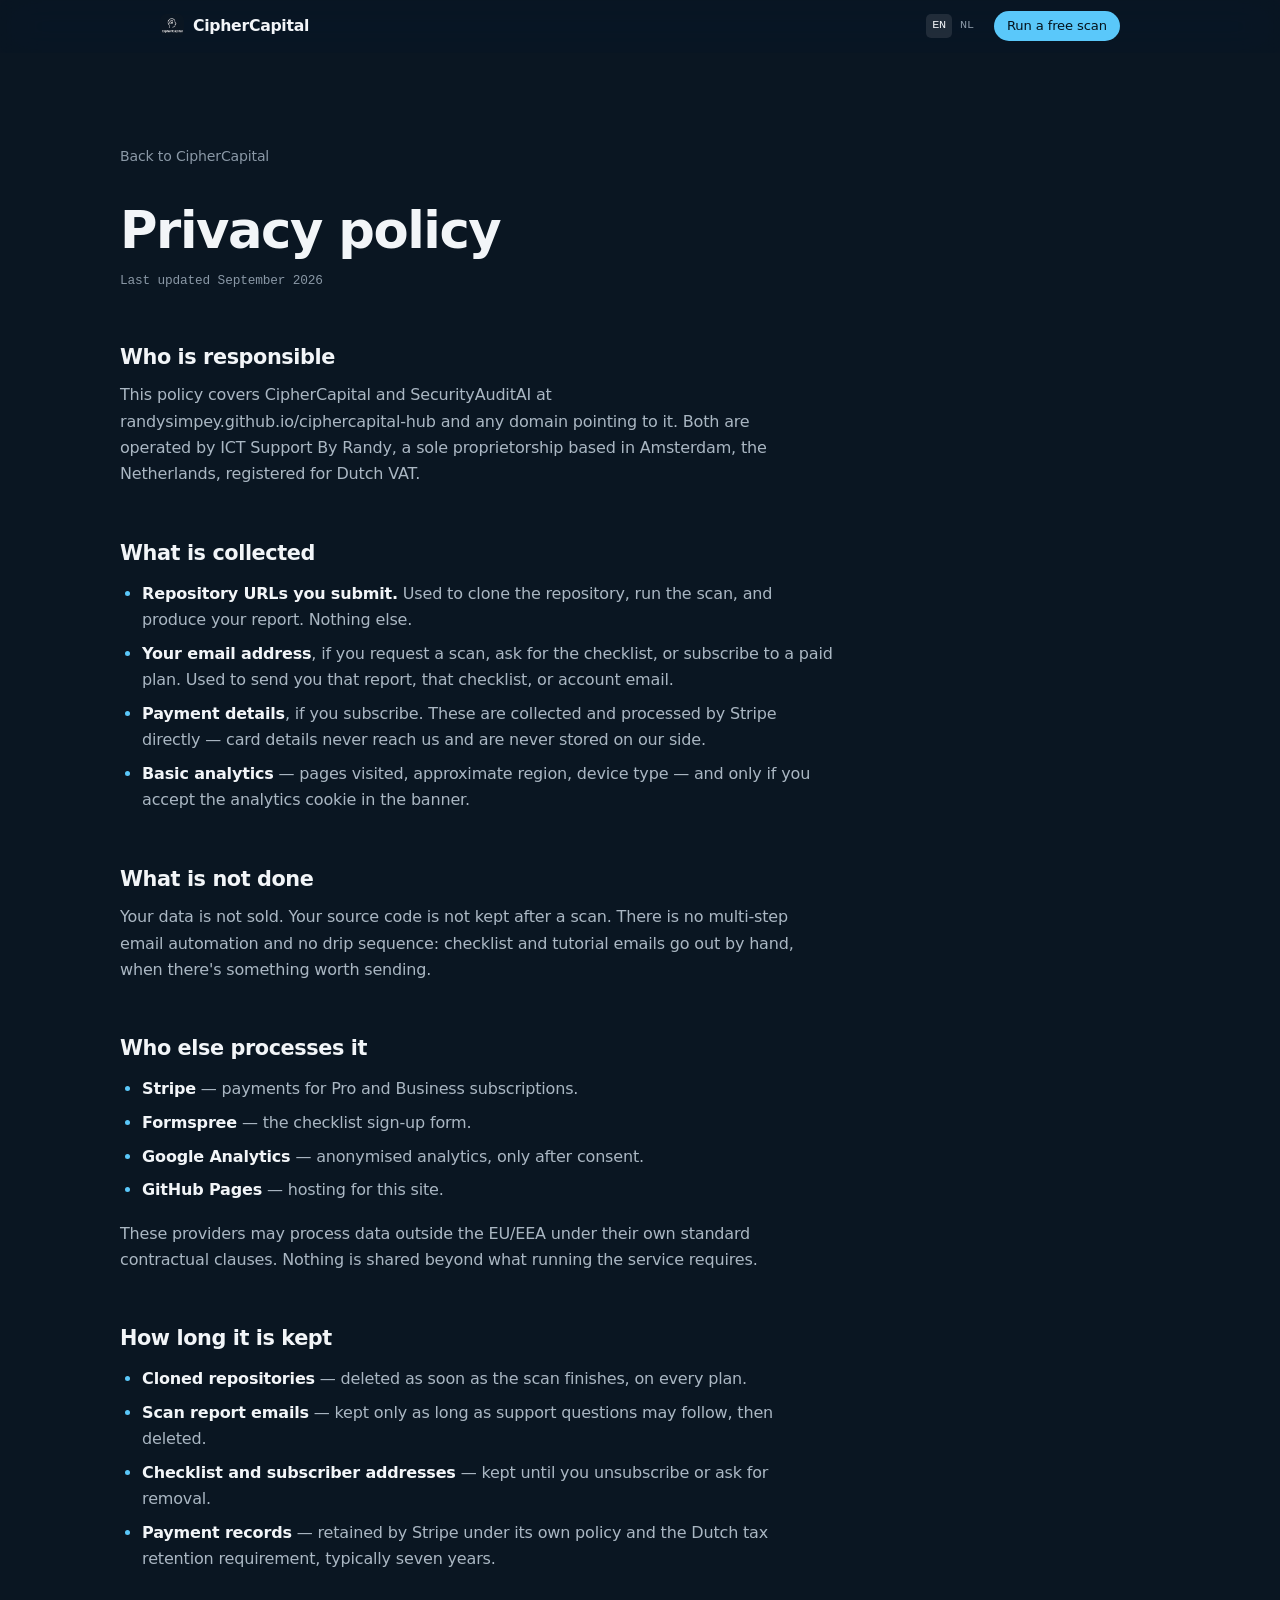
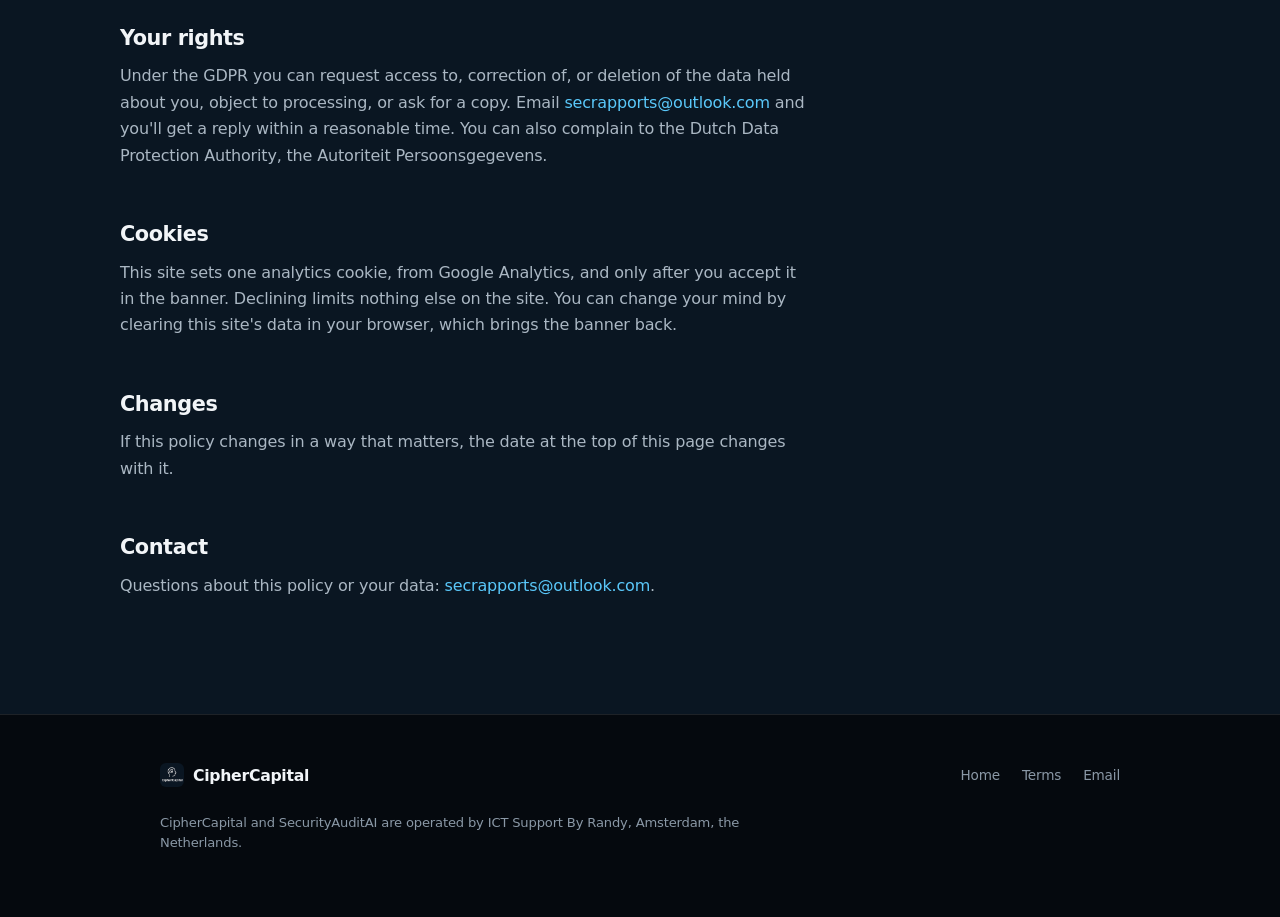
<file: privacy.html>
<!DOCTYPE html>
<html lang="en">
<head>
<meta charset="UTF-8">
<meta name="viewport" content="width=device-width, initial-scale=1, viewport-fit=cover">
<title>Privacy policy — CipherCapital</title>
<meta name="description" content="What CipherCapital and SecurityAuditAI collect, who processes it, how long it's kept, and how to have it removed.">
<meta name="theme-color" content="#0A1622">
<meta name="robots" content="index,follow">
<link rel="icon" href="assets/favicon.png" type="image/png">
<link rel="canonical" href="https://randysimpey.github.io/ciphercapital-hub/privacy.html">
<link rel="alternate" hreflang="en" href="https://randysimpey.github.io/ciphercapital-hub/privacy.html">
<link rel="alternate" hreflang="nl" href="https://randysimpey.github.io/ciphercapital-hub/nl/privacy.html">
<style>
  :root{color-scheme:dark;}
  html{background:#0A1622;}
  body{margin:0;background:#0A1622;color:#F2F5F8;font-family:-apple-system,BlinkMacSystemFont,"SF Pro Display","Inter",system-ui,sans-serif;line-height:1.5;}
  img{max-width:100%;display:block;}
</style>
<link rel="stylesheet" href="assets/styles.css">
</head>
<body>

<header class="topbar">
  <div class="shell topbar-in">
    <a class="mark" href="/ciphercapital-hub/">
      <img src="assets/logo.png" alt="" width="24" height="24">
      CipherCapital
    </a>
    <div class="topbar-end">
      <span class="lang">
        <a href="/ciphercapital-hub/privacy.html" aria-current="page">EN</a>
        <a href="/ciphercapital-hub/nl/privacy.html">NL</a>
      </span>
      <a class="btn btn-fill" href="/ciphercapital-hub/#scan">Run a free scan</a>
    </div>
  </div>
</header>

<main class="shell legal">
  <a class="back" href="/ciphercapital-hub/">Back to CipherCapital</a>

  <h1>Privacy policy</h1>
  <p class="stamp">Last updated September 2026</p>

  <h2>Who is responsible</h2>
  <p>This policy covers CipherCapital and SecurityAuditAI at randysimpey.github.io/ciphercapital-hub and any domain pointing to it. Both are operated by ICT Support By Randy, a sole proprietorship based in Amsterdam, the Netherlands, registered for Dutch VAT.</p>

  <h2>What is collected</h2>
  <ul>
    <li><strong>Repository URLs you submit.</strong> Used to clone the repository, run the scan, and produce your report. Nothing else.</li>
    <li><strong>Your email address</strong>, if you request a scan, ask for the checklist, or subscribe to a paid plan. Used to send you that report, that checklist, or account email.</li>
    <li><strong>Payment details</strong>, if you subscribe. These are collected and processed by Stripe directly — card details never reach us and are never stored on our side.</li>
    <li><strong>Basic analytics</strong> — pages visited, approximate region, device type — and only if you accept the analytics cookie in the banner.</li>
  </ul>

  <h2>What is not done</h2>
  <p>Your data is not sold. Your source code is not kept after a scan. There is no multi-step email automation and no drip sequence: checklist and tutorial emails go out by hand, when there's something worth sending.</p>

  <h2>Who else processes it</h2>
  <ul>
    <li><strong>Stripe</strong> — payments for Pro and Business subscriptions.</li>
    <li><strong>Formspree</strong> — the checklist sign-up form.</li>
    <li><strong>Google Analytics</strong> — anonymised analytics, only after consent.</li>
    <li><strong>GitHub Pages</strong> — hosting for this site.</li>
  </ul>
  <p>These providers may process data outside the EU/EEA under their own standard contractual clauses. Nothing is shared beyond what running the service requires.</p>

  <h2>How long it is kept</h2>
  <ul>
    <li><strong>Cloned repositories</strong> — deleted as soon as the scan finishes, on every plan.</li>
    <li><strong>Scan report emails</strong> — kept only as long as support questions may follow, then deleted.</li>
    <li><strong>Checklist and subscriber addresses</strong> — kept until you unsubscribe or ask for removal.</li>
    <li><strong>Payment records</strong> — retained by Stripe under its own policy and the Dutch tax retention requirement, typically seven years.</li>
  </ul>

  <h2>Your rights</h2>
  <p>Under the GDPR you can request access to, correction of, or deletion of the data held about you, object to processing, or ask for a copy. Email <a class="textlink" href="mailto:secrapports@outlook.com">secrapports@outlook.com</a> and you'll get a reply within a reasonable time. You can also complain to the Dutch Data Protection Authority, the Autoriteit Persoonsgegevens.</p>

  <h2>Cookies</h2>
  <p>This site sets one analytics cookie, from Google Analytics, and only after you accept it in the banner. Declining limits nothing else on the site. You can change your mind by clearing this site's data in your browser, which brings the banner back.</p>

  <h2>Changes</h2>
  <p>If this policy changes in a way that matters, the date at the top of this page changes with it.</p>

  <h2>Contact</h2>
  <p>Questions about this policy or your data: <a class="textlink" href="mailto:secrapports@outlook.com">secrapports@outlook.com</a>.</p>
</main>

<footer class="foot">
  <div class="shell">
    <div class="foot-in">
      <a class="mark" href="/ciphercapital-hub/">
        <img src="assets/logo.png" alt="" width="24" height="24">
        CipherCapital
      </a>
      <div class="foot-links">
        <a href="/ciphercapital-hub/">Home</a>
        <a href="terms.html">Terms</a>
        <a href="mailto:secrapports@outlook.com">Email</a>
      </div>
    </div>
    <p class="fine">CipherCapital and SecurityAuditAI are operated by ICT Support By Randy, Amsterdam, the Netherlands.</p>
  </div>
</footer>

</body>
</html>
</file>
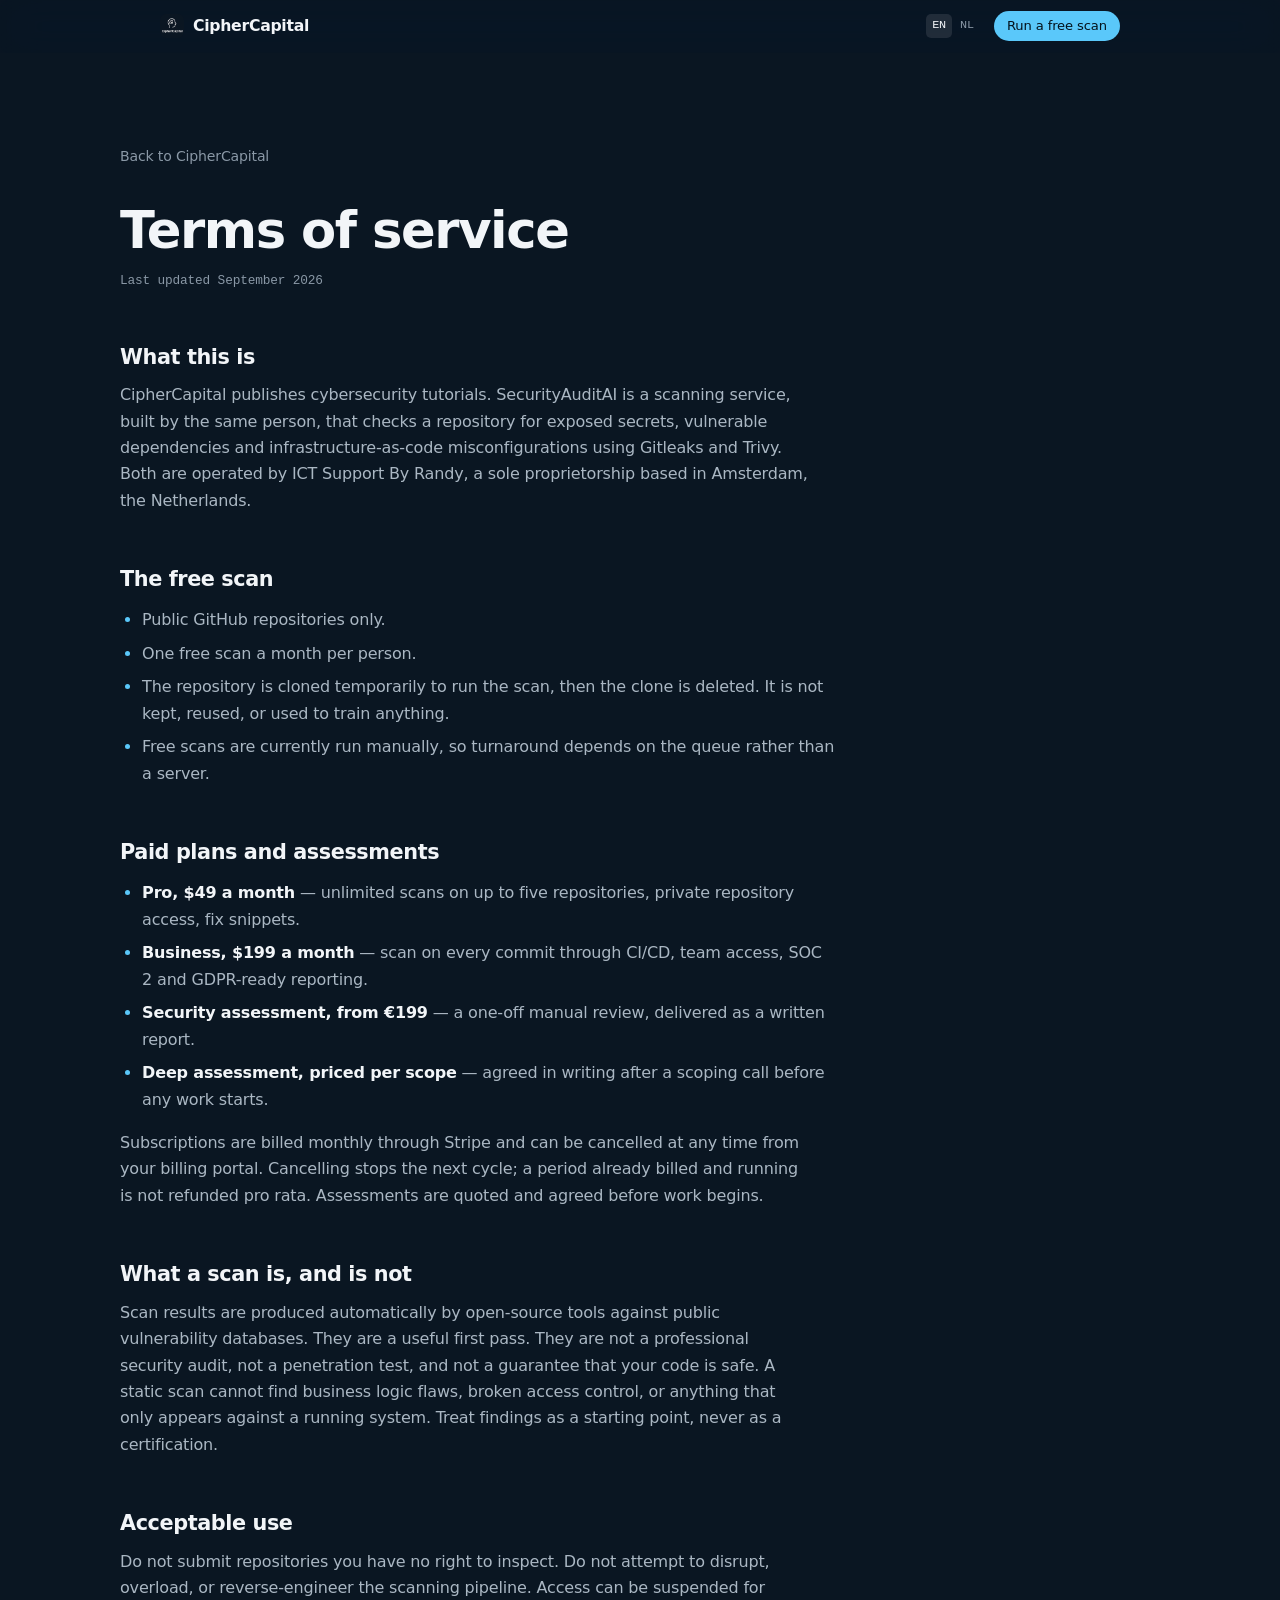
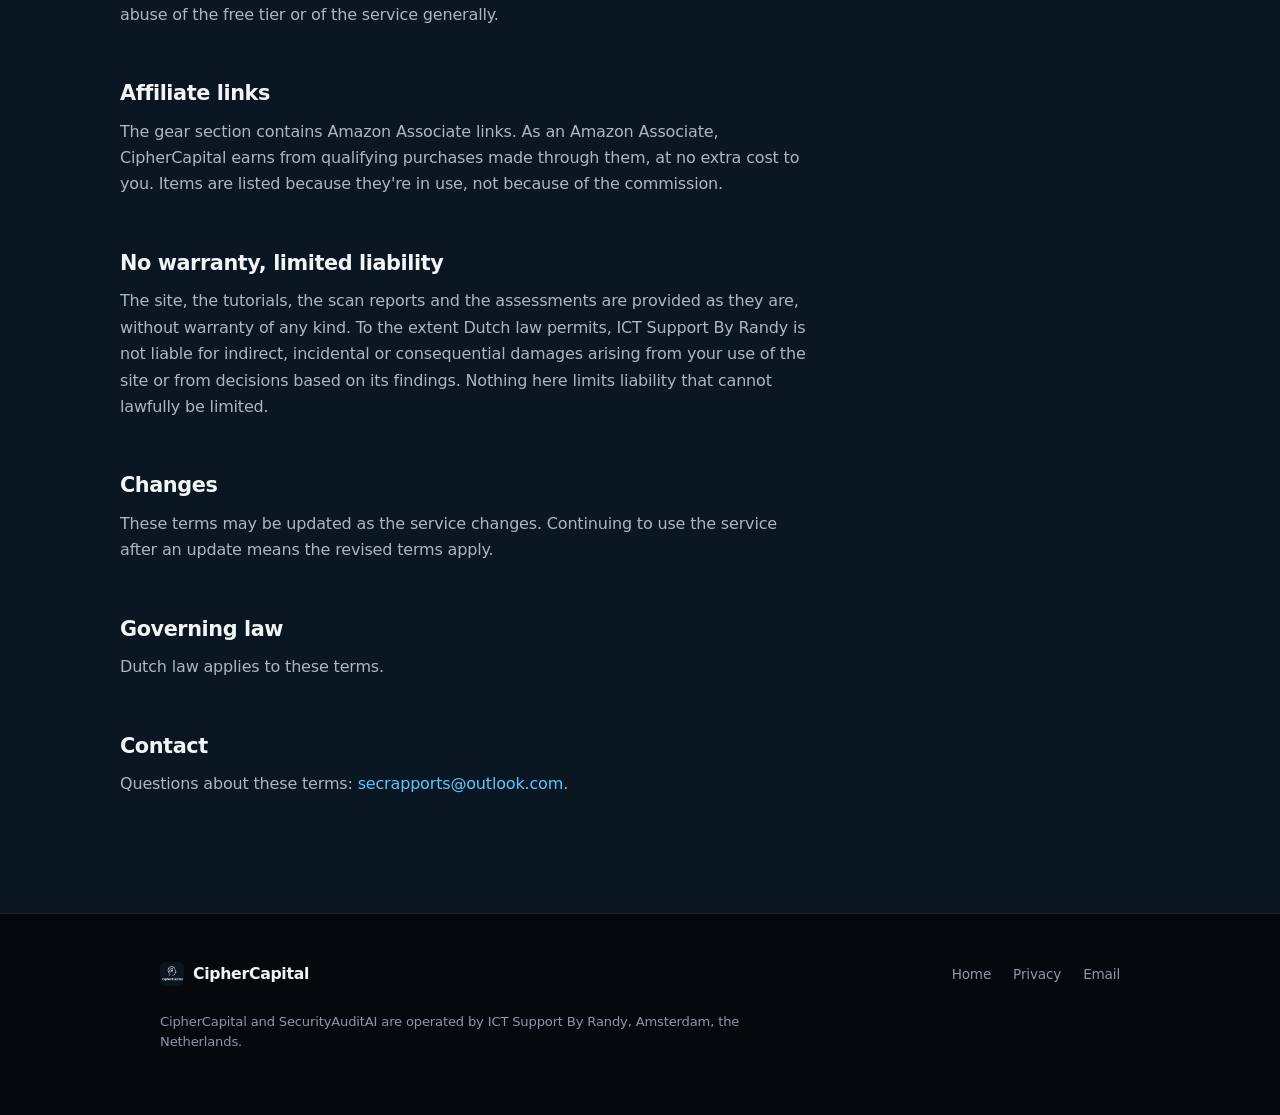
<file: terms.html>
<!DOCTYPE html>
<html lang="en">
<head>
<meta charset="UTF-8">
<meta name="viewport" content="width=device-width, initial-scale=1, viewport-fit=cover">
<title>Terms of service — CipherCapital</title>
<meta name="description" content="The terms covering CipherCapital's tutorials, the SecurityAuditAI scanning service, and the paid assessments.">
<meta name="theme-color" content="#0A1622">
<meta name="robots" content="index,follow">
<link rel="icon" href="assets/favicon.png" type="image/png">
<link rel="canonical" href="https://randysimpey.github.io/ciphercapital-hub/terms.html">
<link rel="alternate" hreflang="en" href="https://randysimpey.github.io/ciphercapital-hub/terms.html">
<link rel="alternate" hreflang="nl" href="https://randysimpey.github.io/ciphercapital-hub/nl/terms.html">
<style>
  :root{color-scheme:dark;}
  html{background:#0A1622;}
  body{margin:0;background:#0A1622;color:#F2F5F8;font-family:-apple-system,BlinkMacSystemFont,"SF Pro Display","Inter",system-ui,sans-serif;line-height:1.5;}
  img{max-width:100%;display:block;}
</style>
<link rel="stylesheet" href="assets/styles.css">
</head>
<body>

<header class="topbar">
  <div class="shell topbar-in">
    <a class="mark" href="/ciphercapital-hub/">
      <img src="assets/logo.png" alt="" width="24" height="24">
      CipherCapital
    </a>
    <div class="topbar-end">
      <span class="lang">
        <a href="/ciphercapital-hub/terms.html" aria-current="page">EN</a>
        <a href="/ciphercapital-hub/nl/terms.html">NL</a>
      </span>
      <a class="btn btn-fill" href="/ciphercapital-hub/#scan">Run a free scan</a>
    </div>
  </div>
</header>

<main class="shell legal">
  <a class="back" href="/ciphercapital-hub/">Back to CipherCapital</a>

  <h1>Terms of service</h1>
  <p class="stamp">Last updated September 2026</p>

  <h2>What this is</h2>
  <p>CipherCapital publishes cybersecurity tutorials. SecurityAuditAI is a scanning service, built by the same person, that checks a repository for exposed secrets, vulnerable dependencies and infrastructure-as-code misconfigurations using Gitleaks and Trivy. Both are operated by ICT Support By Randy, a sole proprietorship based in Amsterdam, the Netherlands.</p>

  <h2>The free scan</h2>
  <ul>
    <li>Public GitHub repositories only.</li>
    <li>One free scan a month per person.</li>
    <li>The repository is cloned temporarily to run the scan, then the clone is deleted. It is not kept, reused, or used to train anything.</li>
    <li>Free scans are currently run manually, so turnaround depends on the queue rather than a server.</li>
  </ul>

  <h2>Paid plans and assessments</h2>
  <ul>
    <li><strong>Pro, $49 a month</strong> — unlimited scans on up to five repositories, private repository access, fix snippets.</li>
    <li><strong>Business, $199 a month</strong> — scan on every commit through CI/CD, team access, SOC 2 and GDPR-ready reporting.</li>
    <li><strong>Security assessment, from €199</strong> — a one-off manual review, delivered as a written report.</li>
    <li><strong>Deep assessment, priced per scope</strong> — agreed in writing after a scoping call before any work starts.</li>
  </ul>
  <p>Subscriptions are billed monthly through Stripe and can be cancelled at any time from your billing portal. Cancelling stops the next cycle; a period already billed and running is not refunded pro rata. Assessments are quoted and agreed before work begins.</p>

  <h2>What a scan is, and is not</h2>
  <p>Scan results are produced automatically by open-source tools against public vulnerability databases. They are a useful first pass. They are not a professional security audit, not a penetration test, and not a guarantee that your code is safe. A static scan cannot find business logic flaws, broken access control, or anything that only appears against a running system. Treat findings as a starting point, never as a certification.</p>

  <h2>Acceptable use</h2>
  <p>Do not submit repositories you have no right to inspect. Do not attempt to disrupt, overload, or reverse-engineer the scanning pipeline. Access can be suspended for abuse of the free tier or of the service generally.</p>

  <h2>Affiliate links</h2>
  <p>The gear section contains Amazon Associate links. As an Amazon Associate, CipherCapital earns from qualifying purchases made through them, at no extra cost to you. Items are listed because they're in use, not because of the commission.</p>

  <h2>No warranty, limited liability</h2>
  <p>The site, the tutorials, the scan reports and the assessments are provided as they are, without warranty of any kind. To the extent Dutch law permits, ICT Support By Randy is not liable for indirect, incidental or consequential damages arising from your use of the site or from decisions based on its findings. Nothing here limits liability that cannot lawfully be limited.</p>

  <h2>Changes</h2>
  <p>These terms may be updated as the service changes. Continuing to use the service after an update means the revised terms apply.</p>

  <h2>Governing law</h2>
  <p>Dutch law applies to these terms.</p>

  <h2>Contact</h2>
  <p>Questions about these terms: <a class="textlink" href="mailto:secrapports@outlook.com">secrapports@outlook.com</a>.</p>
</main>

<footer class="foot">
  <div class="shell">
    <div class="foot-in">
      <a class="mark" href="/ciphercapital-hub/">
        <img src="assets/logo.png" alt="" width="24" height="24">
        CipherCapital
      </a>
      <div class="foot-links">
        <a href="/ciphercapital-hub/">Home</a>
        <a href="privacy.html">Privacy</a>
        <a href="mailto:secrapports@outlook.com">Email</a>
      </div>
    </div>
    <p class="fine">CipherCapital and SecurityAuditAI are operated by ICT Support By Randy, Amsterdam, the Netherlands.</p>
  </div>
</footer>

</body>
</html>
</file>
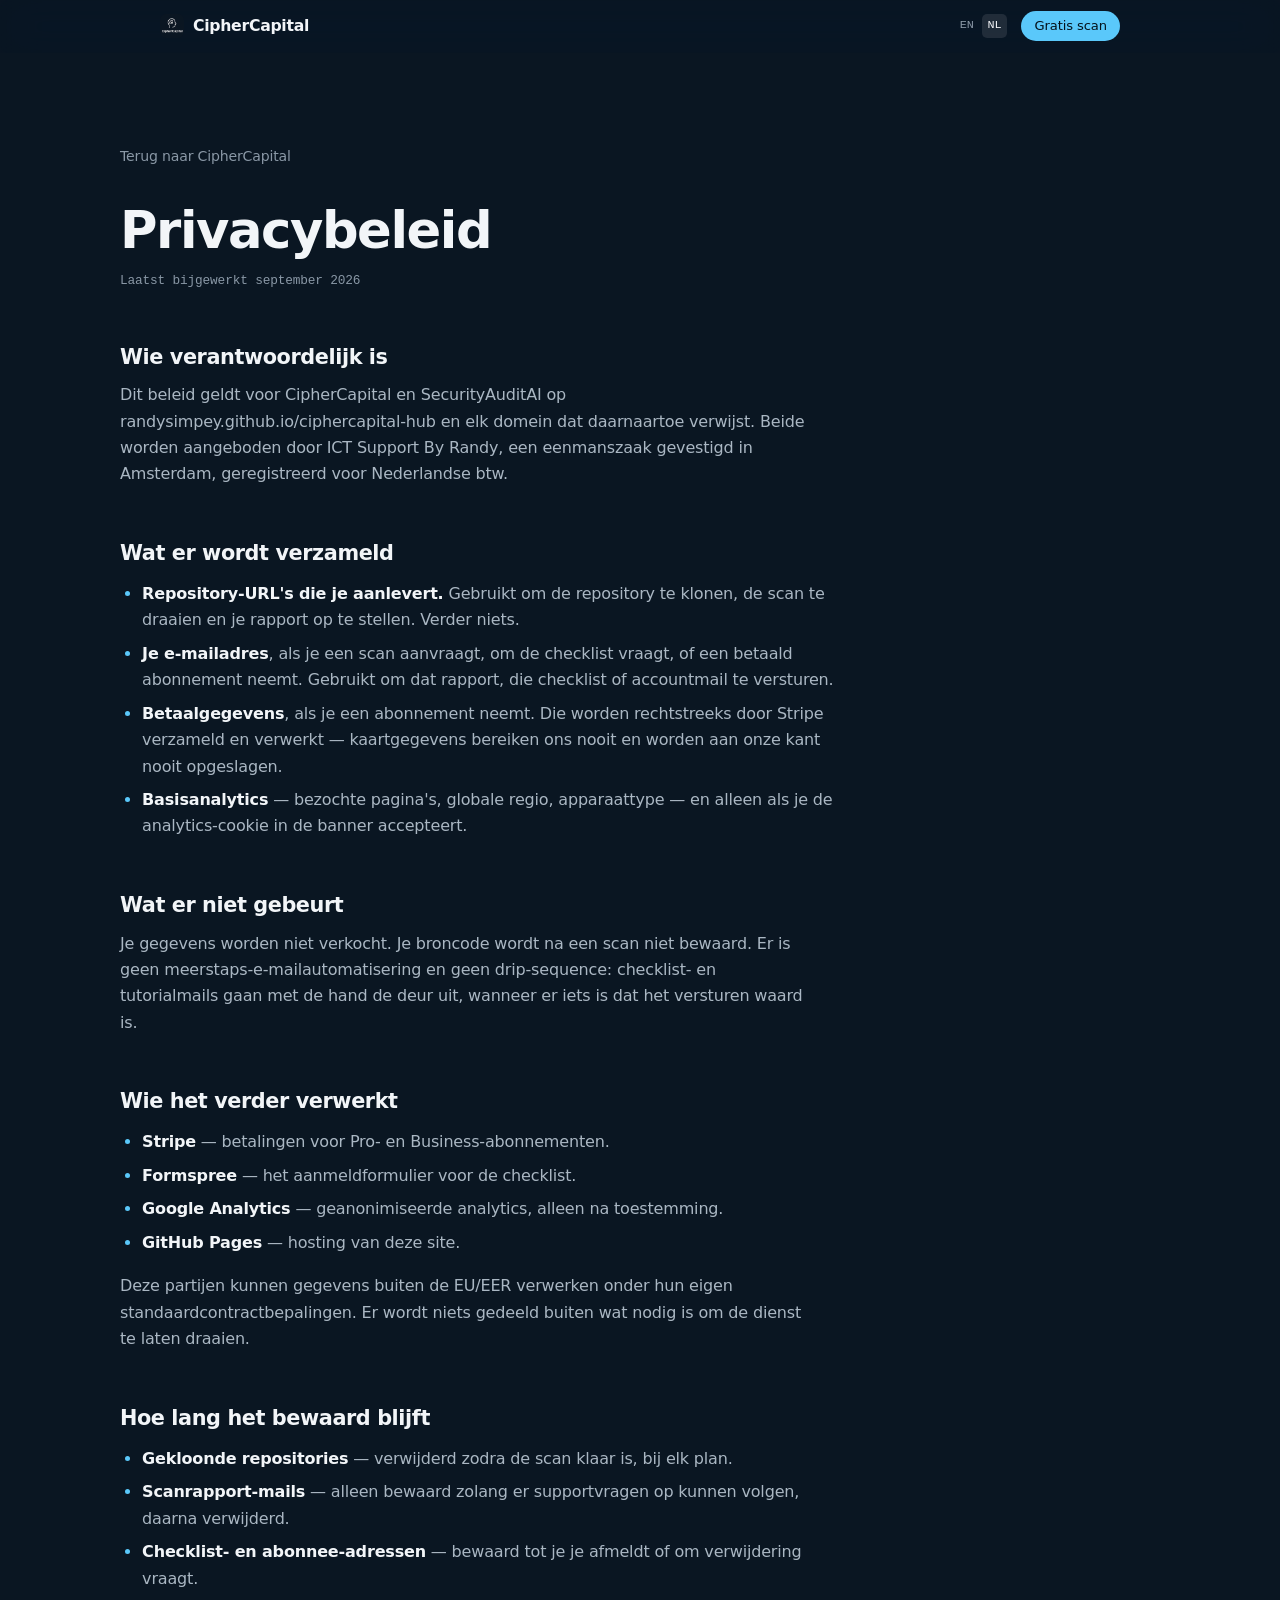
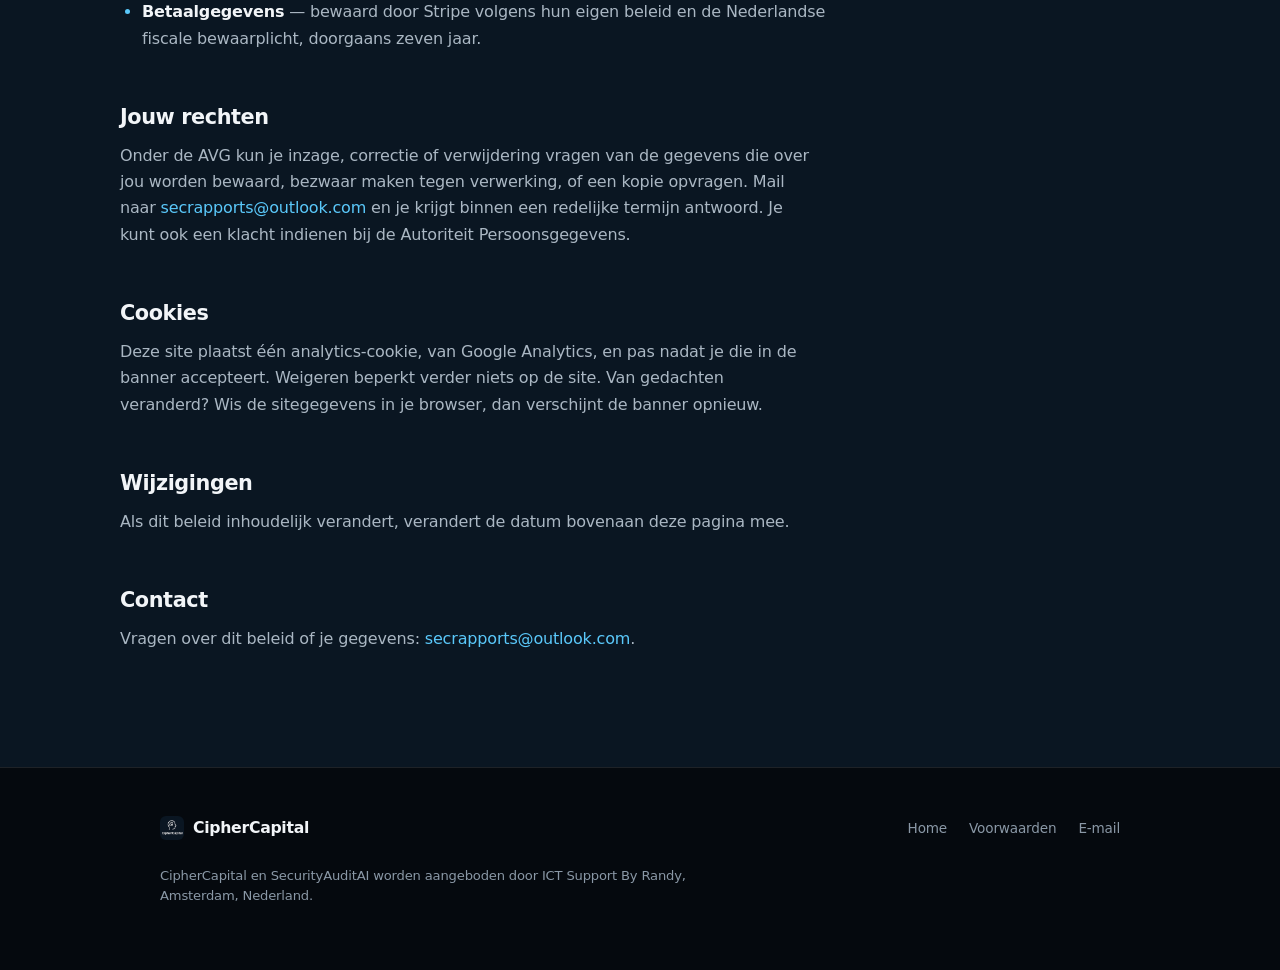
<file: nl/privacy.html>
<!DOCTYPE html>
<html lang="nl">
<head>
<meta charset="UTF-8">
<meta name="viewport" content="width=device-width, initial-scale=1, viewport-fit=cover">
<title>Privacybeleid — CipherCapital</title>
<meta name="description" content="Wat CipherCapital en SecurityAuditAI verzamelen, wie het verwerkt, hoe lang het bewaard blijft, en hoe je het laat verwijderen.">
<meta name="theme-color" content="#0A1622">
<meta name="robots" content="index,follow">
<link rel="icon" href="../assets/favicon.png" type="image/png">
<link rel="canonical" href="https://randysimpey.github.io/ciphercapital-hub/nl/privacy.html">
<link rel="alternate" hreflang="nl" href="https://randysimpey.github.io/ciphercapital-hub/nl/privacy.html">
<link rel="alternate" hreflang="en" href="https://randysimpey.github.io/ciphercapital-hub/privacy.html">
<style>
  :root{color-scheme:dark;}
  html{background:#0A1622;}
  body{margin:0;background:#0A1622;color:#F2F5F8;font-family:-apple-system,BlinkMacSystemFont,"SF Pro Display","Inter",system-ui,sans-serif;line-height:1.5;}
  img{max-width:100%;display:block;}
</style>
<link rel="stylesheet" href="../assets/styles.css">
</head>
<body>

<header class="topbar">
  <div class="shell topbar-in">
    <a class="mark" href="/ciphercapital-hub/nl/">
      <img src="../assets/logo.png" alt="" width="24" height="24">
      CipherCapital
    </a>
    <div class="topbar-end">
      <span class="lang">
        <a href="/ciphercapital-hub/privacy.html">EN</a>
        <a href="/ciphercapital-hub/nl/privacy.html" aria-current="page">NL</a>
      </span>
      <a class="btn btn-fill" href="/ciphercapital-hub/nl/#scan">Gratis scan</a>
    </div>
  </div>
</header>

<main class="shell legal">
  <a class="back" href="/ciphercapital-hub/nl/">Terug naar CipherCapital</a>

  <h1>Privacybeleid</h1>
  <p class="stamp">Laatst bijgewerkt september 2026</p>

  <h2>Wie verantwoordelijk is</h2>
  <p>Dit beleid geldt voor CipherCapital en SecurityAuditAI op randysimpey.github.io/ciphercapital-hub en elk domein dat daarnaartoe verwijst. Beide worden aangeboden door ICT Support By Randy, een eenmanszaak gevestigd in Amsterdam, geregistreerd voor Nederlandse btw.</p>

  <h2>Wat er wordt verzameld</h2>
  <ul>
    <li><strong>Repository-URL's die je aanlevert.</strong> Gebruikt om de repository te klonen, de scan te draaien en je rapport op te stellen. Verder niets.</li>
    <li><strong>Je e-mailadres</strong>, als je een scan aanvraagt, om de checklist vraagt, of een betaald abonnement neemt. Gebruikt om dat rapport, die checklist of accountmail te versturen.</li>
    <li><strong>Betaalgegevens</strong>, als je een abonnement neemt. Die worden rechtstreeks door Stripe verzameld en verwerkt — kaartgegevens bereiken ons nooit en worden aan onze kant nooit opgeslagen.</li>
    <li><strong>Basisanalytics</strong> — bezochte pagina's, globale regio, apparaattype — en alleen als je de analytics-cookie in de banner accepteert.</li>
  </ul>

  <h2>Wat er niet gebeurt</h2>
  <p>Je gegevens worden niet verkocht. Je broncode wordt na een scan niet bewaard. Er is geen meerstaps-e-mailautomatisering en geen drip-sequence: checklist- en tutorialmails gaan met de hand de deur uit, wanneer er iets is dat het versturen waard is.</p>

  <h2>Wie het verder verwerkt</h2>
  <ul>
    <li><strong>Stripe</strong> — betalingen voor Pro- en Business-abonnementen.</li>
    <li><strong>Formspree</strong> — het aanmeldformulier voor de checklist.</li>
    <li><strong>Google Analytics</strong> — geanonimiseerde analytics, alleen na toestemming.</li>
    <li><strong>GitHub Pages</strong> — hosting van deze site.</li>
  </ul>
  <p>Deze partijen kunnen gegevens buiten de EU/EER verwerken onder hun eigen standaardcontractbepalingen. Er wordt niets gedeeld buiten wat nodig is om de dienst te laten draaien.</p>

  <h2>Hoe lang het bewaard blijft</h2>
  <ul>
    <li><strong>Gekloonde repositories</strong> — verwijderd zodra de scan klaar is, bij elk plan.</li>
    <li><strong>Scanrapport-mails</strong> — alleen bewaard zolang er supportvragen op kunnen volgen, daarna verwijderd.</li>
    <li><strong>Checklist- en abonnee-adressen</strong> — bewaard tot je je afmeldt of om verwijdering vraagt.</li>
    <li><strong>Betaalgegevens</strong> — bewaard door Stripe volgens hun eigen beleid en de Nederlandse fiscale bewaarplicht, doorgaans zeven jaar.</li>
  </ul>

  <h2>Jouw rechten</h2>
  <p>Onder de AVG kun je inzage, correctie of verwijdering vragen van de gegevens die over jou worden bewaard, bezwaar maken tegen verwerking, of een kopie opvragen. Mail naar <a class="textlink" href="mailto:secrapports@outlook.com">secrapports@outlook.com</a> en je krijgt binnen een redelijke termijn antwoord. Je kunt ook een klacht indienen bij de Autoriteit Persoonsgegevens.</p>

  <h2>Cookies</h2>
  <p>Deze site plaatst één analytics-cookie, van Google Analytics, en pas nadat je die in de banner accepteert. Weigeren beperkt verder niets op de site. Van gedachten veranderd? Wis de sitegegevens in je browser, dan verschijnt de banner opnieuw.</p>

  <h2>Wijzigingen</h2>
  <p>Als dit beleid inhoudelijk verandert, verandert de datum bovenaan deze pagina mee.</p>

  <h2>Contact</h2>
  <p>Vragen over dit beleid of je gegevens: <a class="textlink" href="mailto:secrapports@outlook.com">secrapports@outlook.com</a>.</p>
</main>

<footer class="foot">
  <div class="shell">
    <div class="foot-in">
      <a class="mark" href="/ciphercapital-hub/nl/">
        <img src="../assets/logo.png" alt="" width="24" height="24">
        CipherCapital
      </a>
      <div class="foot-links">
        <a href="/ciphercapital-hub/nl/">Home</a>
        <a href="terms.html">Voorwaarden</a>
        <a href="mailto:secrapports@outlook.com">E-mail</a>
      </div>
    </div>
    <p class="fine">CipherCapital en SecurityAuditAI worden aangeboden door ICT Support By Randy, Amsterdam, Nederland.</p>
  </div>
</footer>

</body>
</html>
</file>
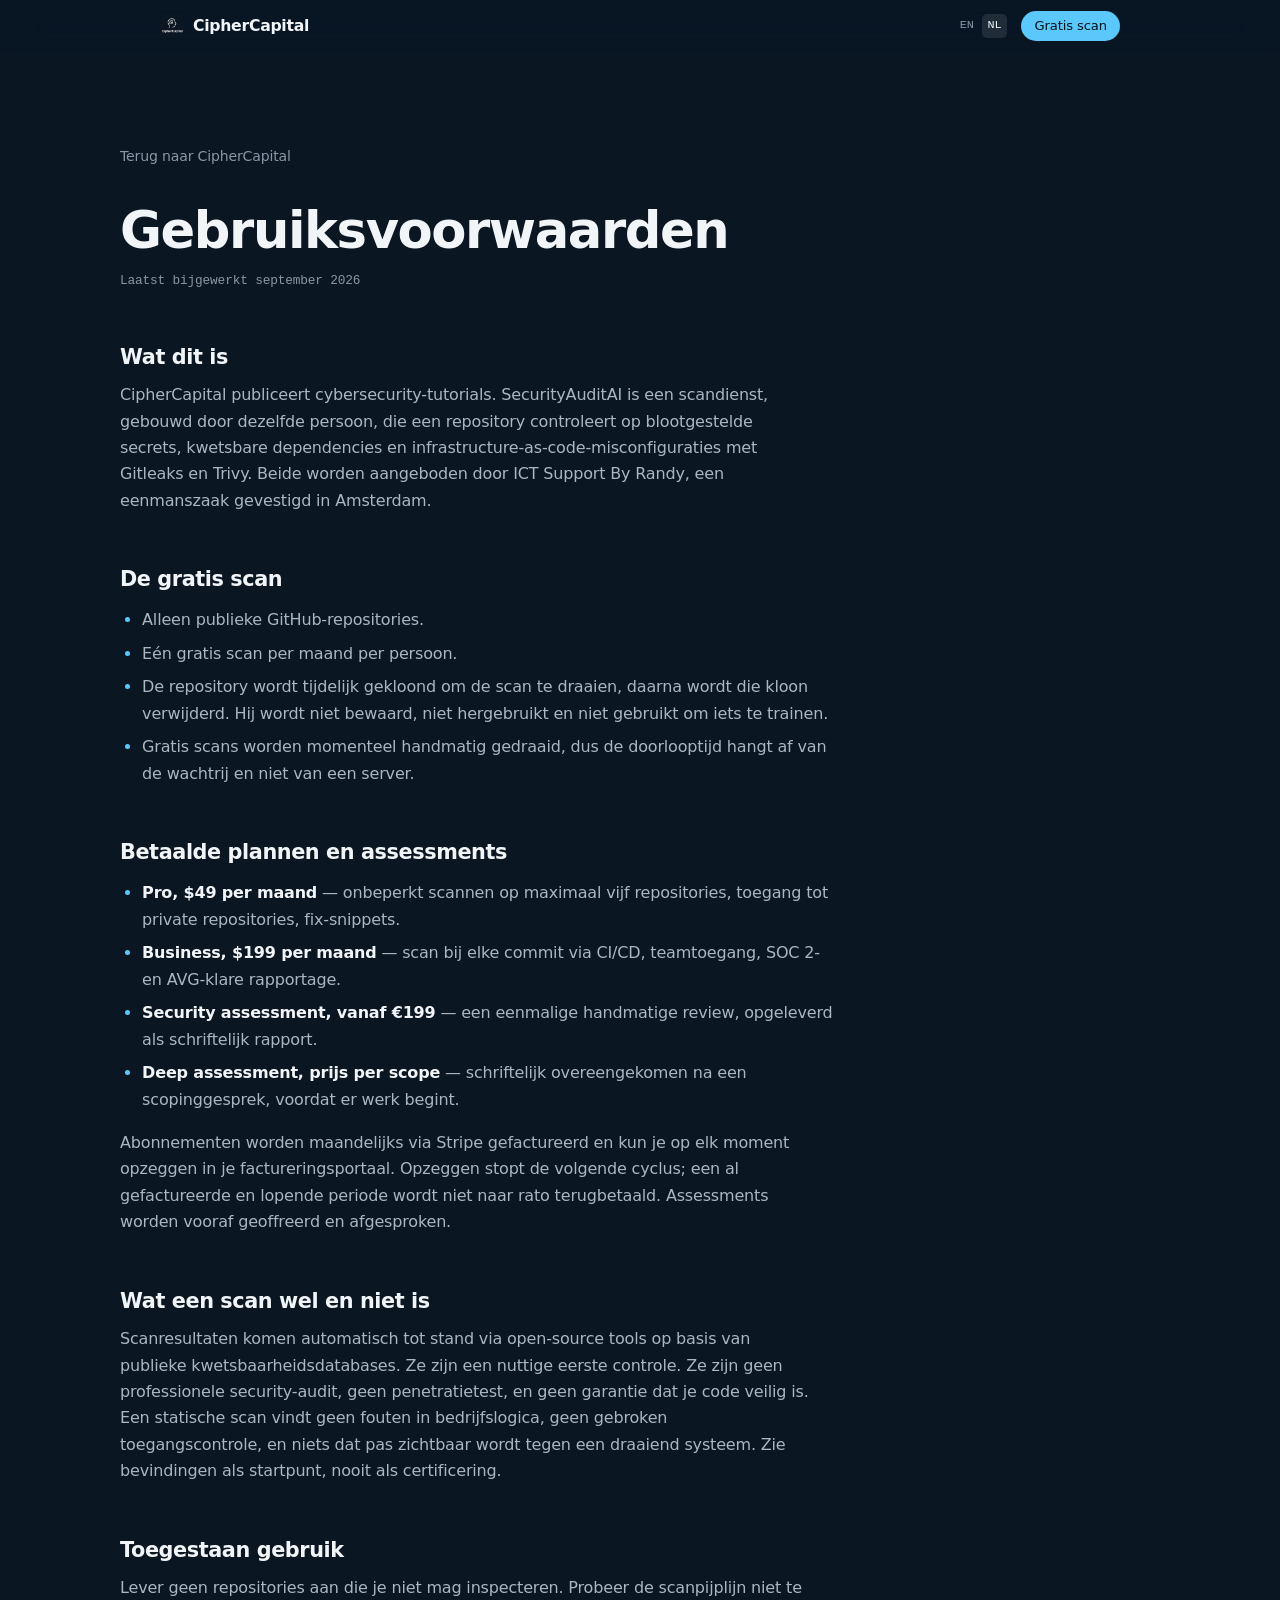
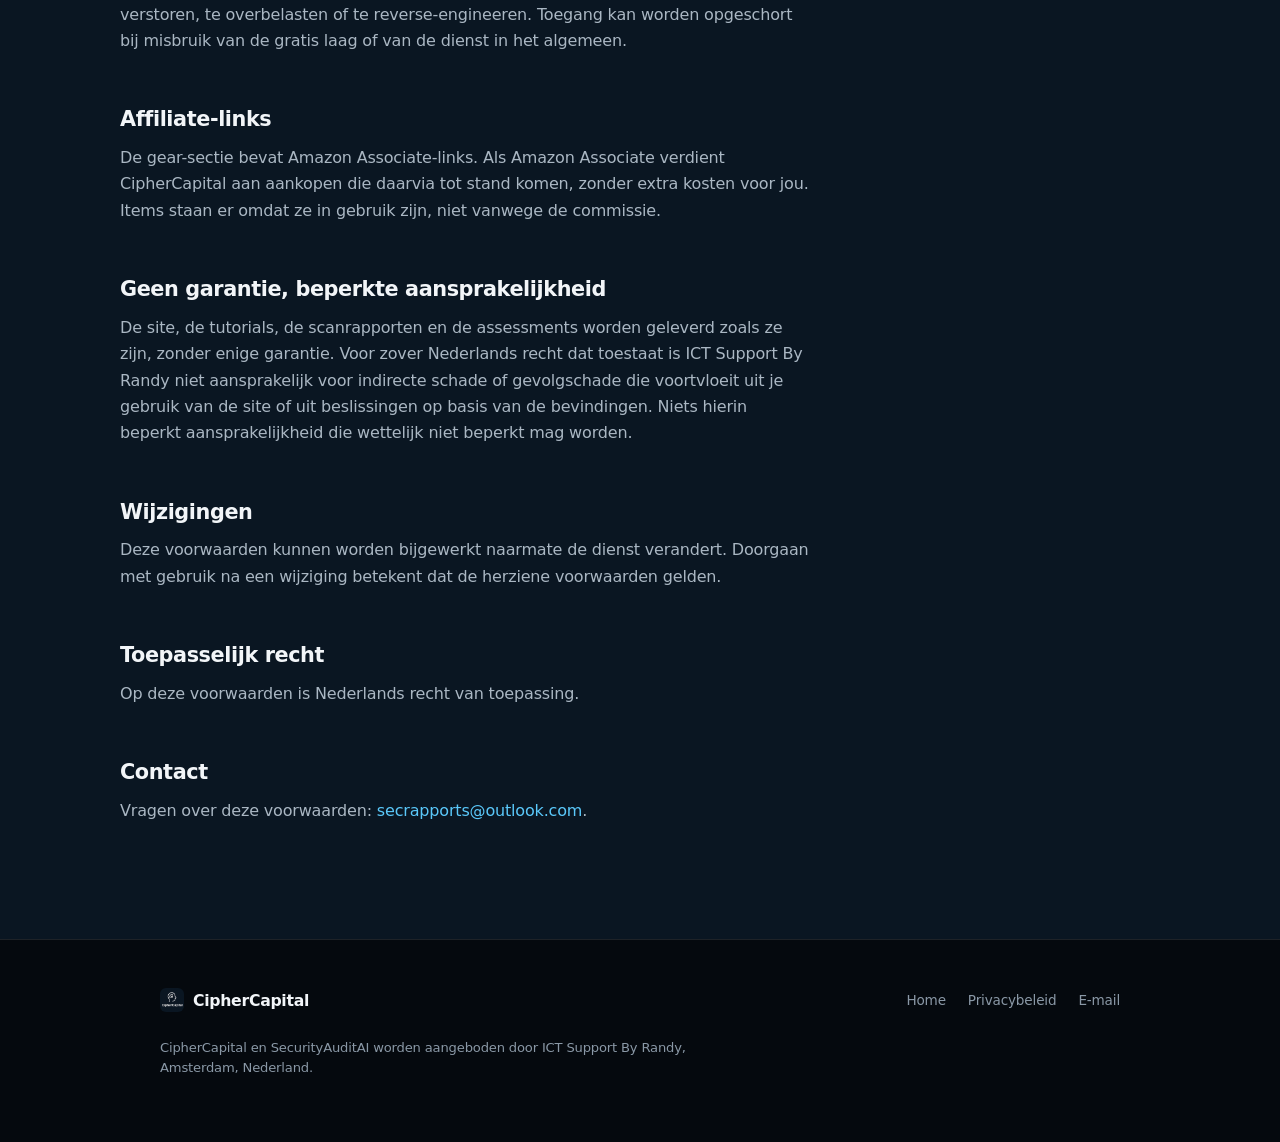
<file: nl/terms.html>
<!DOCTYPE html>
<html lang="nl">
<head>
<meta charset="UTF-8">
<meta name="viewport" content="width=device-width, initial-scale=1, viewport-fit=cover">
<title>Gebruiksvoorwaarden — CipherCapital</title>
<meta name="description" content="De voorwaarden voor de tutorials van CipherCapital, de SecurityAuditAI-scandienst en de betaalde assessments.">
<meta name="theme-color" content="#0A1622">
<meta name="robots" content="index,follow">
<link rel="icon" href="../assets/favicon.png" type="image/png">
<link rel="canonical" href="https://randysimpey.github.io/ciphercapital-hub/nl/terms.html">
<link rel="alternate" hreflang="nl" href="https://randysimpey.github.io/ciphercapital-hub/nl/terms.html">
<link rel="alternate" hreflang="en" href="https://randysimpey.github.io/ciphercapital-hub/terms.html">
<style>
  :root{color-scheme:dark;}
  html{background:#0A1622;}
  body{margin:0;background:#0A1622;color:#F2F5F8;font-family:-apple-system,BlinkMacSystemFont,"SF Pro Display","Inter",system-ui,sans-serif;line-height:1.5;}
  img{max-width:100%;display:block;}
</style>
<link rel="stylesheet" href="../assets/styles.css">
</head>
<body>

<header class="topbar">
  <div class="shell topbar-in">
    <a class="mark" href="/ciphercapital-hub/nl/">
      <img src="../assets/logo.png" alt="" width="24" height="24">
      CipherCapital
    </a>
    <div class="topbar-end">
      <span class="lang">
        <a href="/ciphercapital-hub/terms.html">EN</a>
        <a href="/ciphercapital-hub/nl/terms.html" aria-current="page">NL</a>
      </span>
      <a class="btn btn-fill" href="/ciphercapital-hub/nl/#scan">Gratis scan</a>
    </div>
  </div>
</header>

<main class="shell legal">
  <a class="back" href="/ciphercapital-hub/nl/">Terug naar CipherCapital</a>

  <h1>Gebruiksvoorwaarden</h1>
  <p class="stamp">Laatst bijgewerkt september 2026</p>

  <h2>Wat dit is</h2>
  <p>CipherCapital publiceert cybersecurity-tutorials. SecurityAuditAI is een scandienst, gebouwd door dezelfde persoon, die een repository controleert op blootgestelde secrets, kwetsbare dependencies en infrastructure-as-code-misconfiguraties met Gitleaks en Trivy. Beide worden aangeboden door ICT Support By Randy, een eenmanszaak gevestigd in Amsterdam.</p>

  <h2>De gratis scan</h2>
  <ul>
    <li>Alleen publieke GitHub-repositories.</li>
    <li>Eén gratis scan per maand per persoon.</li>
    <li>De repository wordt tijdelijk gekloond om de scan te draaien, daarna wordt die kloon verwijderd. Hij wordt niet bewaard, niet hergebruikt en niet gebruikt om iets te trainen.</li>
    <li>Gratis scans worden momenteel handmatig gedraaid, dus de doorlooptijd hangt af van de wachtrij en niet van een server.</li>
  </ul>

  <h2>Betaalde plannen en assessments</h2>
  <ul>
    <li><strong>Pro, $49 per maand</strong> — onbeperkt scannen op maximaal vijf repositories, toegang tot private repositories, fix-snippets.</li>
    <li><strong>Business, $199 per maand</strong> — scan bij elke commit via CI/CD, teamtoegang, SOC 2- en AVG-klare rapportage.</li>
    <li><strong>Security assessment, vanaf €199</strong> — een eenmalige handmatige review, opgeleverd als schriftelijk rapport.</li>
    <li><strong>Deep assessment, prijs per scope</strong> — schriftelijk overeengekomen na een scopinggesprek, voordat er werk begint.</li>
  </ul>
  <p>Abonnementen worden maandelijks via Stripe gefactureerd en kun je op elk moment opzeggen in je factureringsportaal. Opzeggen stopt de volgende cyclus; een al gefactureerde en lopende periode wordt niet naar rato terugbetaald. Assessments worden vooraf geoffreerd en afgesproken.</p>

  <h2>Wat een scan wel en niet is</h2>
  <p>Scanresultaten komen automatisch tot stand via open-source tools op basis van publieke kwetsbaarheidsdatabases. Ze zijn een nuttige eerste controle. Ze zijn geen professionele security-audit, geen penetratietest, en geen garantie dat je code veilig is. Een statische scan vindt geen fouten in bedrijfslogica, geen gebroken toegangscontrole, en niets dat pas zichtbaar wordt tegen een draaiend systeem. Zie bevindingen als startpunt, nooit als certificering.</p>

  <h2>Toegestaan gebruik</h2>
  <p>Lever geen repositories aan die je niet mag inspecteren. Probeer de scanpijplijn niet te verstoren, te overbelasten of te reverse-engineeren. Toegang kan worden opgeschort bij misbruik van de gratis laag of van de dienst in het algemeen.</p>

  <h2>Affiliate-links</h2>
  <p>De gear-sectie bevat Amazon Associate-links. Als Amazon Associate verdient CipherCapital aan aankopen die daarvia tot stand komen, zonder extra kosten voor jou. Items staan er omdat ze in gebruik zijn, niet vanwege de commissie.</p>

  <h2>Geen garantie, beperkte aansprakelijkheid</h2>
  <p>De site, de tutorials, de scanrapporten en de assessments worden geleverd zoals ze zijn, zonder enige garantie. Voor zover Nederlands recht dat toestaat is ICT Support By Randy niet aansprakelijk voor indirecte schade of gevolgschade die voortvloeit uit je gebruik van de site of uit beslissingen op basis van de bevindingen. Niets hierin beperkt aansprakelijkheid die wettelijk niet beperkt mag worden.</p>

  <h2>Wijzigingen</h2>
  <p>Deze voorwaarden kunnen worden bijgewerkt naarmate de dienst verandert. Doorgaan met gebruik na een wijziging betekent dat de herziene voorwaarden gelden.</p>

  <h2>Toepasselijk recht</h2>
  <p>Op deze voorwaarden is Nederlands recht van toepassing.</p>

  <h2>Contact</h2>
  <p>Vragen over deze voorwaarden: <a class="textlink" href="mailto:secrapports@outlook.com">secrapports@outlook.com</a>.</p>
</main>

<footer class="foot">
  <div class="shell">
    <div class="foot-in">
      <a class="mark" href="/ciphercapital-hub/nl/">
        <img src="../assets/logo.png" alt="" width="24" height="24">
        CipherCapital
      </a>
      <div class="foot-links">
        <a href="/ciphercapital-hub/nl/">Home</a>
        <a href="privacy.html">Privacybeleid</a>
        <a href="mailto:secrapports@outlook.com">E-mail</a>
      </div>
    </div>
    <p class="fine">CipherCapital en SecurityAuditAI worden aangeboden door ICT Support By Randy, Amsterdam, Nederland.</p>
  </div>
</footer>

</body>
</html>
</file>
<file: assets/styles.css>
/* =========================================================
   CipherCapital — design system
   Base navy sampled directly from assets/logo.png: #0A1622
   ========================================================= */

@property --beam {
  syntax: '<percentage>';
  inherits: false;
  initial-value: 0%;
}

:root{
  /* Core palette — 5 values, all derived from the logo */
  --void:#05090E;
  --navy:#0A1622;        /* exact logo background */
  --raise:#101E2C;       /* lifted surface */
  --hair:rgba(255,255,255,.10);
  --text:#F2F5F8;
  --mute:#8A98A6;
  --signal:#5AC8FA;      /* one accent, cool like the logo's line art */

  /* Severity — used only where it encodes real data */
  --sev-high:#FF6B5E;
  --sev-med:#F0B23C;
  --sev-ok:#4FD69C;

  --sans:-apple-system,BlinkMacSystemFont,"SF Pro Display","SF Pro Text","Inter",system-ui,"Segoe UI",sans-serif;
  --mono:ui-monospace,"SF Mono","JetBrains Mono","IBM Plex Mono",Menlo,monospace;

  --gut:clamp(20px,5vw,40px);
  --shell:1040px;
  --narrow:720px;
}

*,*::before,*::after{box-sizing:border-box;}

html{
  -webkit-text-size-adjust:100%;
  scroll-behavior:smooth;
}

body{
  margin:0;
  background:var(--navy);
  color:var(--text);
  font-family:var(--sans);
  font-size:17px;
  line-height:1.5;
  letter-spacing:-.01em;
  -webkit-font-smoothing:antialiased;
  -moz-osx-font-smoothing:grayscale;
  overflow-x:hidden;
}

img{max-width:100%;display:block;}
a{color:inherit;}

::selection{background:rgba(90,200,250,.28);}

:focus-visible{
  outline:2px solid var(--signal);
  outline-offset:4px;
  border-radius:4px;
}

.shell{
  width:100%;
  max-width:var(--shell);
  margin:0 auto;
  padding-inline:var(--gut);
}
.narrow{max-width:var(--narrow);}

/* ---------------------------------------------------------
   Type scale
   --------------------------------------------------------- */
h1,h2,h3,h4{
  margin:0;
  font-weight:600;
  line-height:1.06;
  letter-spacing:-.028em;
  text-wrap:balance;
}
h1{font-size:clamp(2.7rem,1.6rem + 4.6vw,5.1rem);}
h2{font-size:clamp(2rem,1.2rem + 3.1vw,3.5rem);}
h3{font-size:clamp(1.25rem,1.05rem + .8vw,1.7rem);letter-spacing:-.022em;}
h4{font-size:1.05rem;letter-spacing:-.015em;}

p{margin:0;color:var(--mute);}
.lede{
  font-size:clamp(1.1rem,1rem + .6vw,1.45rem);
  line-height:1.42;
  letter-spacing:-.018em;
  color:#B9C6D2;
  max-width:34ch;
}
.body{max-width:62ch;line-height:1.6;}
.fine{font-size:.82rem;line-height:1.5;color:var(--mute);}

.kicker{
  display:block;
  font-size:.95rem;
  font-weight:600;
  letter-spacing:-.01em;
  color:var(--signal);
  margin-bottom:.7em;
}

.tint{color:var(--text);}
.num{font-family:var(--mono);font-variant-numeric:tabular-nums;}

/* ---------------------------------------------------------
   Buttons — Apple-style pill, two weights only
   --------------------------------------------------------- */
.btn{
  display:inline-flex;
  align-items:center;
  justify-content:center;
  gap:.5em;
  border:0;
  border-radius:980px;
  padding:.72em 1.35em;
  font-family:inherit;
  font-size:1rem;
  font-weight:500;
  letter-spacing:-.01em;
  text-decoration:none;
  cursor:pointer;
  transition:background .25s cubic-bezier(.4,0,.2,1),transform .25s cubic-bezier(.4,0,.2,1),opacity .25s;
}
.btn:active{transform:scale(.97);}
.btn-fill{background:var(--signal);color:#04121B;}
.btn-fill:hover{background:#7FD6FB;}
.btn-line{background:transparent;color:var(--signal);box-shadow:inset 0 0 0 1px rgba(90,200,250,.45);}
.btn-line:hover{background:rgba(90,200,250,.1);}
.btn-quiet{background:rgba(255,255,255,.08);color:var(--text);}
.btn-quiet:hover{background:rgba(255,255,255,.14);}

.textlink{
  color:var(--signal);
  text-decoration:none;
  font-weight:500;
}
.textlink:hover{text-decoration:underline;text-underline-offset:.25em;}

/* ---------------------------------------------------------
   Chrome: nav, progress, footer
   --------------------------------------------------------- */
.progress{
  position:fixed;
  inset:0 auto auto 0;
  height:2px;
  width:0;
  background:var(--signal);
  z-index:120;
  will-change:width;
}

.topbar{
  position:sticky;
  top:0;
  z-index:100;
  background:rgba(10,22,34,.72);
  backdrop-filter:saturate(180%) blur(20px);
  -webkit-backdrop-filter:saturate(180%) blur(20px);
  border-bottom:1px solid transparent;
  transition:background .3s,border-color .3s;
}
.topbar.stuck{
  background:rgba(5,9,14,.82);
  border-bottom-color:var(--hair);
}
.topbar-in{
  display:flex;
  align-items:center;
  justify-content:space-between;
  height:52px;
  gap:24px;
}
.mark{
  display:flex;
  align-items:center;
  gap:9px;
  text-decoration:none;
  font-size:.98rem;
  font-weight:600;
  letter-spacing:-.018em;
  flex:none;
}
.mark img{width:24px;height:24px;border-radius:6px;}
.topnav{
  display:flex;
  gap:26px;
  font-size:.82rem;
  letter-spacing:-.005em;
}
.topnav a{
  color:#C4CFD9;
  text-decoration:none;
  transition:color .2s;
}
.topnav a:hover{color:var(--text);}
.topbar-end{display:flex;align-items:center;gap:14px;flex:none;}
.lang{
  display:flex;
  gap:2px;
  font-size:.74rem;
  font-family:var(--mono);
}
.lang a{
  color:var(--mute);
  text-decoration:none;
  padding:3px 6px;
  border-radius:5px;
  transition:color .2s,background .2s;
}
.lang a:hover{color:var(--text);}
.lang a[aria-current]{color:var(--text);background:rgba(255,255,255,.1);}
.topbar .btn{padding:.42em 1em;font-size:.82rem;}

@media (max-width:900px){ .topnav{display:none;} }
@media (max-width:460px){ .lang{display:none;} }

/* ---------------------------------------------------------
   Section rhythm
   --------------------------------------------------------- */
.band{padding:clamp(80px,11vw,150px) 0;}
.band-void{background:var(--void);}
.band-tight{padding-top:0;}

.head{margin-bottom:clamp(38px,5vw,64px);max-width:20ch;}
.head-wide{max-width:none;}
.head p{margin-top:1.1em;max-width:54ch;}
.center{margin-inline:auto;text-align:center;}
.center p{margin-inline:auto;}

.rule{height:1px;background:var(--hair);border:0;margin:0;}

/* ---------------------------------------------------------
   HERO — the one loud moment
   --------------------------------------------------------- */
.hero{
  position:relative;
  padding:clamp(70px,10vw,120px) 0 clamp(60px,8vw,100px);
  overflow:hidden;
}
.hero::before{
  content:"";
  position:absolute;
  top:-30%;
  left:50%;
  width:min(1100px,150vw);
  aspect-ratio:1;
  translate:-50% 0;
  background:radial-gradient(circle at 50% 50%,rgba(90,200,250,.13),transparent 62%);
  pointer-events:none;
}
.hero-in{position:relative;display:grid;gap:clamp(44px,6vw,72px);grid-template-columns:1fr;}
@media (min-width:1000px){
  .hero-in{grid-template-columns:1.02fr .98fr;align-items:center;}
}

.hero h1{margin-bottom:.38em;}
.hero .lede{max-width:40ch;}
.hero-cta{display:flex;flex-wrap:wrap;gap:12px;margin-top:2em;}
.hero-meta{
  display:flex;
  flex-wrap:wrap;
  gap:8px 26px;
  margin-top:2.4em;
  padding-top:1.6em;
  border-top:1px solid var(--hair);
}
.hero-meta div{font-size:.82rem;color:var(--mute);}
.hero-meta b{
  display:block;
  font-family:var(--mono);
  font-size:1.5rem;
  font-weight:500;
  color:var(--text);
  letter-spacing:-.02em;
}

/* Line-by-line headline reveal */
.line{display:block;overflow:hidden;}
.line > span{display:block;will-change:transform;}
.js .hero h1 .line > span{
  transform:translateY(105%);
  opacity:0;
}
.js .hero.lit h1 .line > span{
  animation:lineUp .95s cubic-bezier(.16,1,.3,1) forwards;
}
.js .hero.lit h1 .line:nth-child(2) > span{animation-delay:.09s;}
.js .hero.lit h1 .line:nth-child(3) > span{animation-delay:.18s;}
@keyframes lineUp{to{transform:translateY(0);opacity:1;}}

.js .hero .lede,
.js .hero .hero-cta,
.js .hero .hero-meta,
.js .hero .console{opacity:0;transform:translateY(18px);}
.js .hero.lit .lede,
.js .hero.lit .hero-cta,
.js .hero.lit .hero-meta,
.js .hero.lit .console{
  animation:riseIn .85s cubic-bezier(.16,1,.3,1) forwards;
}
.js .hero.lit .lede{animation-delay:.3s;}
.js .hero.lit .hero-cta{animation-delay:.4s;}
.js .hero.lit .hero-meta{animation-delay:.5s;}
.js .hero.lit .console{animation-delay:.24s;}
@keyframes riseIn{to{opacity:1;transform:translateY(0);}}

/* ---------------------------------------------------------
   Console / terminal
   --------------------------------------------------------- */
.console{
  background:linear-gradient(180deg,#0C1B29,#071018);
  border:1px solid var(--hair);
  border-radius:16px;
  overflow:hidden;
  box-shadow:0 40px 80px -40px rgba(0,0,0,.9),0 0 0 1px rgba(255,255,255,.02);
  transform-style:preserve-3d;
  transition:transform .5s cubic-bezier(.16,1,.3,1);
}
.console-bar{
  display:flex;
  align-items:center;
  gap:7px;
  padding:12px 16px;
  border-bottom:1px solid var(--hair);
  background:rgba(255,255,255,.02);
}
.console-bar i{width:10px;height:10px;border-radius:50%;background:rgba(255,255,255,.16);}
.console-bar span{
  margin-left:8px;
  font-family:var(--mono);
  font-size:.72rem;
  color:var(--mute);
}
.console-body{
  padding:20px 18px 26px;
  font-family:var(--mono);
  font-size:.82rem;
  line-height:1.95;
  min-height:238px;
  white-space:pre-wrap;
}
.console-body .dim{color:var(--mute);}
.console-body .ok{color:var(--sev-ok);}
.console-body .warn{color:var(--sev-med);}
.console-body .hot{color:var(--sev-high);}
.caret{
  display:inline-block;
  width:7px;
  height:1.05em;
  background:var(--signal);
  vertical-align:text-bottom;
  animation:caret 1.05s steps(1) infinite;
}
@keyframes caret{50%{opacity:0;}}

/* ---------------------------------------------------------
   Report — rows illuminate on scroll
   --------------------------------------------------------- */
.report{
  display:grid;
  gap:clamp(36px,5vw,60px);
  align-items:center;
}
@media (min-width:920px){ .report{grid-template-columns:.85fr 1.15fr;} }

.sheet{
  background:var(--void);
  border:1px solid var(--hair);
  border-radius:16px;
  overflow:hidden;
  font-family:var(--mono);
  font-size:.79rem;
}
.sheet-head{
  display:flex;
  justify-content:space-between;
  gap:12px;
  padding:14px 18px;
  border-bottom:1px solid var(--hair);
  color:var(--mute);
  font-size:.74rem;
}
.sheet-body{padding:8px 0 14px;}
.row{
  display:grid;
  grid-template-columns:42px 1fr;
  gap:10px;
  padding:6px 18px;
  color:#93A2B0;
  opacity:.34;
  transition:opacity .5s ease,color .5s ease;
}
.row.on{opacity:1;}
.row .gut{color:#3A4956;user-select:none;}
.row-label{padding-top:18px;color:var(--mute);font-size:.72rem;}
.row-high{color:var(--sev-high);}
.row-med{color:var(--sev-med);}
.row-ok{color:var(--sev-ok);}
.row-sub .gut{visibility:hidden;}
.row-total{
  margin-top:8px;
  padding-top:14px;
  border-top:1px solid var(--hair);
  color:var(--text);
}

/* ---------------------------------------------------------
   Coverage rows
   --------------------------------------------------------- */
.cover{border-top:1px solid var(--hair);}
.cover-row{
  display:grid;
  gap:8px 28px;
  padding:clamp(22px,3vw,30px) 0;
  border-bottom:1px solid var(--hair);
  align-items:start;
}
@media (min-width:860px){
  .cover-row{grid-template-columns:.8fr 1.4fr auto;align-items:center;}
}
.cover-row h3{display:flex;align-items:center;gap:12px;}
.cover-row svg{width:22px;height:22px;flex:none;color:var(--signal);}
.tagpill{
  justify-self:start;
  font-family:var(--mono);
  font-size:.7rem;
  padding:5px 11px;
  border-radius:980px;
  background:rgba(255,255,255,.07);
  color:var(--mute);
  white-space:nowrap;
}
.tagpill.paid{background:rgba(90,200,250,.13);color:var(--signal);}

/* ---------------------------------------------------------
   Steps — a real sequence, so numbering is warranted
   --------------------------------------------------------- */
.steps{
  display:grid;
  gap:1px;
  background:var(--hair);
  border:1px solid var(--hair);
  border-radius:16px;
  overflow:hidden;
}
@media (min-width:820px){ .steps{grid-template-columns:repeat(3,1fr);} }
.step{background:var(--navy);padding:clamp(26px,3.4vw,38px);}
.band-void .step{background:var(--void);}
.step-n{
  display:inline-flex;
  align-items:center;
  justify-content:center;
  width:30px;
  height:30px;
  border-radius:50%;
  border:1px solid rgba(90,200,250,.4);
  color:var(--signal);
  font-family:var(--mono);
  font-size:.78rem;
  margin-bottom:18px;
}
.step h3{font-size:1.15rem;margin-bottom:.55em;}
.step p{font-size:.94rem;line-height:1.55;}

/* ---------------------------------------------------------
   Pinned story — the scroll centrepiece
   --------------------------------------------------------- */
.story{position:relative;background:var(--void);}
.story-track{height:340vh;}
.story-pin{
  position:sticky;
  top:0;
  height:100vh;
  display:grid;
  align-items:center;
  overflow:hidden;
}
.story-in{
  display:grid;
  gap:clamp(30px,5vw,60px);
  align-items:center;
}
@media (min-width:900px){ .story-in{grid-template-columns:1fr 1fr;} }

.story-copy{position:relative;min-height:230px;}
.story-step{
  position:absolute;
  inset:0;
  opacity:0;
  transform:translateY(22px);
  transition:opacity .6s cubic-bezier(.16,1,.3,1),transform .6s cubic-bezier(.16,1,.3,1);
  pointer-events:none;
}
.story-step.live{opacity:1;transform:none;pointer-events:auto;}
.story-step p{margin-top:1.1em;max-width:40ch;}
.story-dots{display:flex;gap:7px;margin-top:2em;}
.story-dots i{
  width:26px;
  height:3px;
  border-radius:3px;
  background:rgba(255,255,255,.16);
  transition:background .4s;
}
.story-dots i.live{background:var(--signal);}

.graph{width:100%;height:auto;overflow:visible;}
.graph .edge{
  stroke:var(--signal);
  stroke-width:1.5;
  fill:none;
  stroke-dasharray:var(--len,200);
  stroke-dashoffset:var(--len,200);
  opacity:.5;
  transition:stroke-dashoffset .9s cubic-bezier(.16,1,.3,1);
}
.graph.s1 .edge-1,
.graph.s2 .edge-1,.graph.s2 .edge-2,
.graph.s3 .edge-1,.graph.s3 .edge-2,.graph.s3 .edge-3{stroke-dashoffset:0;}
.graph .node{
  fill:var(--void);
  stroke:var(--signal);
  stroke-width:1.6;
  opacity:.35;
  transition:opacity .5s,r .5s cubic-bezier(.16,1,.3,1),fill .5s;
}
.graph .node.hot{opacity:1;fill:rgba(90,200,250,.2);}
.graph .core{
  fill:rgba(90,200,250,.12);
  stroke:var(--signal);
  stroke-width:2;
  transition:r .8s cubic-bezier(.16,1,.3,1);
}
.graph .pulse{
  fill:none;
  stroke:var(--signal);
  stroke-width:1;
  opacity:0;
  transform-origin:center;
  animation:pulse 3.4s cubic-bezier(.16,1,.3,1) infinite;
}
@keyframes pulse{
  0%{opacity:.5;r:34px;}
  70%,100%{opacity:0;r:96px;}
}

/* ---------------------------------------------------------
   Cards / pricing / services
   --------------------------------------------------------- */
.grid{display:grid;gap:18px;}
.grid-2{grid-template-columns:1fr;}
.grid-3{grid-template-columns:1fr;}
@media (min-width:760px){ .grid-2{grid-template-columns:1fr 1fr;} }
@media (min-width:900px){ .grid-3{grid-template-columns:repeat(3,1fr);} }

.card{
  position:relative;
  background:var(--raise);
  border:1px solid var(--hair);
  border-radius:18px;
  padding:clamp(24px,3vw,34px);
  overflow:hidden;
  transition:transform .5s cubic-bezier(.16,1,.3,1),border-color .4s;
}
.band-void .card{background:var(--navy);}
.card::after{
  content:"";
  position:absolute;
  inset:0;
  border-radius:inherit;
  background:radial-gradient(420px circle at var(--mx,50%) var(--my,0%),rgba(90,200,250,.09),transparent 45%);
  opacity:0;
  transition:opacity .4s;
  pointer-events:none;
}
.card:hover{border-color:rgba(90,200,250,.26);}
.card:hover::after{opacity:1;}
.card h3{margin-bottom:.6em;}
.card p{font-size:.95rem;line-height:1.55;}
.card .price{
  font-family:var(--mono);
  font-size:2.1rem;
  letter-spacing:-.03em;
  color:var(--text);
  margin:.15em 0 .5em;
  display:block;
}
.card .price small{font-size:.85rem;color:var(--mute);letter-spacing:0;}
.card ul{margin:1.2em 0 1.6em;padding:0;list-style:none;}
.card li{
  position:relative;
  padding:.36em 0 .36em 1.5em;
  font-size:.92rem;
  color:var(--mute);
}
.card li::before{
  content:"";
  position:absolute;
  left:0;
  top:.95em;
  width:9px;
  height:5px;
  border-left:1.5px solid var(--signal);
  border-bottom:1.5px solid var(--signal);
  rotate:-45deg;
}
.card .btn{width:100%;}
.card-lead{border-color:rgba(90,200,250,.32);}
.flag{
  position:absolute;
  top:18px;
  right:18px;
  font-family:var(--mono);
  font-size:.66rem;
  color:var(--signal);
}

/* ---------------------------------------------------------
   Gear
   --------------------------------------------------------- */
.gear{border-top:1px solid var(--hair);}
.gear-row{
  display:grid;
  gap:6px 28px;
  padding:24px 0;
  border-bottom:1px solid var(--hair);
}
@media (min-width:800px){ .gear-row{grid-template-columns:.7fr 1.6fr auto;align-items:center;} }
.gear-row h4{color:var(--text);}
.gear-row p{font-size:.92rem;}

/* ---------------------------------------------------------
   About
   --------------------------------------------------------- */
.about{display:grid;gap:clamp(30px,4vw,56px);align-items:center;}
@media (min-width:820px){ .about{grid-template-columns:300px 1fr;} }
.about figure{margin:0;}
.about img{
  width:100%;
  border-radius:20px;
  border:1px solid var(--hair);
  will-change:transform;
}
.about p + p{margin-top:1.1em;}

/* ---------------------------------------------------------
   Video
   --------------------------------------------------------- */
.screen{
  position:relative;
  aspect-ratio:16/9;
  border-radius:18px;
  overflow:hidden;
  border:1px solid var(--hair);
  background:var(--void);
}
.screen iframe{position:absolute;inset:0;width:100%;height:100%;border:0;}
.screen-fallback{
  position:absolute;
  inset:0;
  display:grid;
  place-content:center;
  gap:14px;
  justify-items:center;
  text-align:center;
  padding:24px;
}

/* ---------------------------------------------------------
   FAQ
   --------------------------------------------------------- */
.faq{border-top:1px solid var(--hair);}
.faq details{border-bottom:1px solid var(--hair);}
.faq summary{
  display:flex;
  align-items:center;
  justify-content:space-between;
  gap:20px;
  padding:22px 0;
  cursor:pointer;
  list-style:none;
  font-size:1.05rem;
  font-weight:500;
  letter-spacing:-.018em;
}
.faq summary::-webkit-details-marker{display:none;}
.faq summary::after{
  content:"";
  flex:none;
  width:12px;
  height:12px;
  border-right:1.5px solid var(--mute);
  border-bottom:1.5px solid var(--mute);
  rotate:45deg;
  translate:0 -3px;
  transition:rotate .35s cubic-bezier(.16,1,.3,1),border-color .3s;
}
.faq details[open] summary::after{rotate:-135deg;translate:0 3px;border-color:var(--signal);}
.faq .answer{overflow:hidden;}
.faq details[open] .answer{animation:openDown .45s cubic-bezier(.16,1,.3,1);}
@keyframes openDown{from{opacity:0;transform:translateY(-8px);}to{opacity:1;transform:none;}}
.faq .answer p{padding-bottom:24px;font-size:.96rem;line-height:1.6;max-width:66ch;}

/* ---------------------------------------------------------
   Signup + closing
   --------------------------------------------------------- */
.signup{
  background:linear-gradient(160deg,#0E2233,#060E16);
  border:1px solid var(--hair);
  border-radius:24px;
  padding:clamp(32px,5vw,60px);
  display:grid;
  gap:clamp(24px,3vw,44px);
  align-items:center;
}
@media (min-width:860px){ .signup{grid-template-columns:1.1fr .9fr;} }
.field{display:flex;gap:10px;flex-wrap:wrap;}
.field input{
  flex:1 1 220px;
  min-width:0;
  background:rgba(255,255,255,.06);
  border:1px solid var(--hair);
  border-radius:980px;
  padding:.72em 1.2em;
  font-family:inherit;
  font-size:1rem;
  color:var(--text);
}
.field input::placeholder{color:#63727F;}
.field input:focus{outline:none;border-color:var(--signal);}
.note{margin-top:14px;font-size:.88rem;color:var(--sev-ok);}
.note[hidden]{display:none;}

/* ---------------------------------------------------------
   Footer
   --------------------------------------------------------- */
.foot{border-top:1px solid var(--hair);padding:48px 0 64px;background:var(--void);}
.foot-in{display:flex;flex-wrap:wrap;gap:20px;justify-content:space-between;align-items:center;}
.foot-links{display:flex;flex-wrap:wrap;gap:8px 22px;font-size:.85rem;}
.foot-links a{color:var(--mute);text-decoration:none;transition:color .2s;}
.foot-links a:hover{color:var(--text);}
.foot .fine{margin-top:26px;max-width:70ch;}

/* ---------------------------------------------------------
   Consent + motion toggle
   --------------------------------------------------------- */
.consent{
  position:fixed;
  left:16px;
  right:16px;
  bottom:16px;
  z-index:110;
  max-width:620px;
  margin-inline:auto;
  background:rgba(16,30,44,.9);
  backdrop-filter:blur(20px);
  -webkit-backdrop-filter:blur(20px);
  border:1px solid var(--hair);
  border-radius:18px;
  padding:20px 22px;
  display:flex;
  flex-wrap:wrap;
  gap:16px;
  align-items:center;
  justify-content:space-between;
  box-shadow:0 30px 60px -30px rgba(0,0,0,.95);
  animation:consentUp .6s cubic-bezier(.16,1,.3,1);
}
@keyframes consentUp{from{opacity:0;transform:translateY(20px);}}
.consent[hidden]{display:none;}
.consent p{font-size:.86rem;line-height:1.5;max-width:40ch;}
.consent div{display:flex;gap:8px;}
.consent .btn{font-size:.85rem;padding:.5em 1.1em;}

.motion-toggle{
  position:fixed;
  right:16px;
  bottom:16px;
  z-index:105;
  background:rgba(16,30,44,.82);
  backdrop-filter:blur(14px);
  -webkit-backdrop-filter:blur(14px);
  border:1px solid var(--hair);
  color:var(--mute);
  border-radius:980px;
  padding:.5em 1em;
  font-family:var(--mono);
  font-size:.7rem;
  cursor:pointer;
  opacity:0;
  transform:translateY(12px);
  transition:opacity .4s,transform .4s,color .25s;
}
.motion-toggle.show{opacity:1;transform:none;}
.motion-toggle:hover{color:var(--text);}
.motion-toggle b{color:var(--signal);font-weight:500;}

/* ---------------------------------------------------------
   Reveal system — restrained: headings and media only
   --------------------------------------------------------- */
.js .rise{
  opacity:0;
  transform:translateY(26px);
  transition:opacity .85s cubic-bezier(.16,1,.3,1),transform .85s cubic-bezier(.16,1,.3,1);
  will-change:opacity,transform;
}
.js .rise.seen{opacity:1;transform:none;}
.js .rise-1{transition-delay:.06s;}
.js .rise-2{transition-delay:.12s;}
.js .rise-3{transition-delay:.18s;}

/* ---------------------------------------------------------
   Legal pages
   --------------------------------------------------------- */
.legal{padding:clamp(56px,7vw,96px) 0 clamp(70px,9vw,120px);}
.legal h1{font-size:clamp(2.1rem,1.5rem + 2.4vw,3.2rem);}
.legal .stamp{margin-top:1em;font-family:var(--mono);font-size:.8rem;color:var(--mute);}
.legal h2{
  font-size:1.3rem;
  margin:2.6em 0 .7em;
  letter-spacing:-.02em;
}
.legal p,.legal li{font-size:1rem;line-height:1.65;max-width:68ch;color:#AAB7C3;}
.legal p + p{margin-top:1em;}
.legal ul{margin:1em 0;padding-left:1.3em;}
.legal li{margin:.45em 0;}
.legal li::marker{color:var(--signal);}
.legal strong{color:var(--text);font-weight:600;}
.legal .back{
  display:inline-block;
  margin-bottom:2.6em;
  font-size:.88rem;
  color:var(--mute);
  text-decoration:none;
}
.legal .back:hover{color:var(--text);}

/* ---------------------------------------------------------
   Motion off + reduced motion
   --------------------------------------------------------- */
.motion-off *,
.motion-off *::before,
.motion-off *::after{
  animation-duration:.001ms !important;
  animation-iteration-count:1 !important;
  transition-duration:.001ms !important;
}
.motion-off .rise{opacity:1 !important;transform:none !important;}
.motion-off .hero h1 .line > span{transform:none !important;opacity:1 !important;}
.motion-off .hero .lede,
.motion-off .hero .hero-cta,
.motion-off .hero .hero-meta,
.motion-off .hero .console{opacity:1 !important;transform:none !important;}
.motion-off .row{opacity:1 !important;}

@media (prefers-reduced-motion:reduce){
  html{scroll-behavior:auto;}
  *,*::before,*::after{
    animation-duration:.001ms !important;
    animation-iteration-count:1 !important;
    transition-duration:.001ms !important;
  }
  .js .rise{opacity:1;transform:none;}
  .js .hero h1 .line > span{transform:none;opacity:1;}
  .js .hero .lede,.js .hero .hero-cta,.js .hero .hero-meta,.js .hero .console{opacity:1;transform:none;}
  .row{opacity:1;}
  .story-track{height:auto;}
  .story-pin{position:static;height:auto;padding:60px 0;}
  .story-step{position:static;opacity:1;transform:none;margin-bottom:40px;}
}

@media print{
  .topbar,.consent,.motion-toggle,.progress{display:none;}
  body{background:#fff;color:#000;}
}
</file>
